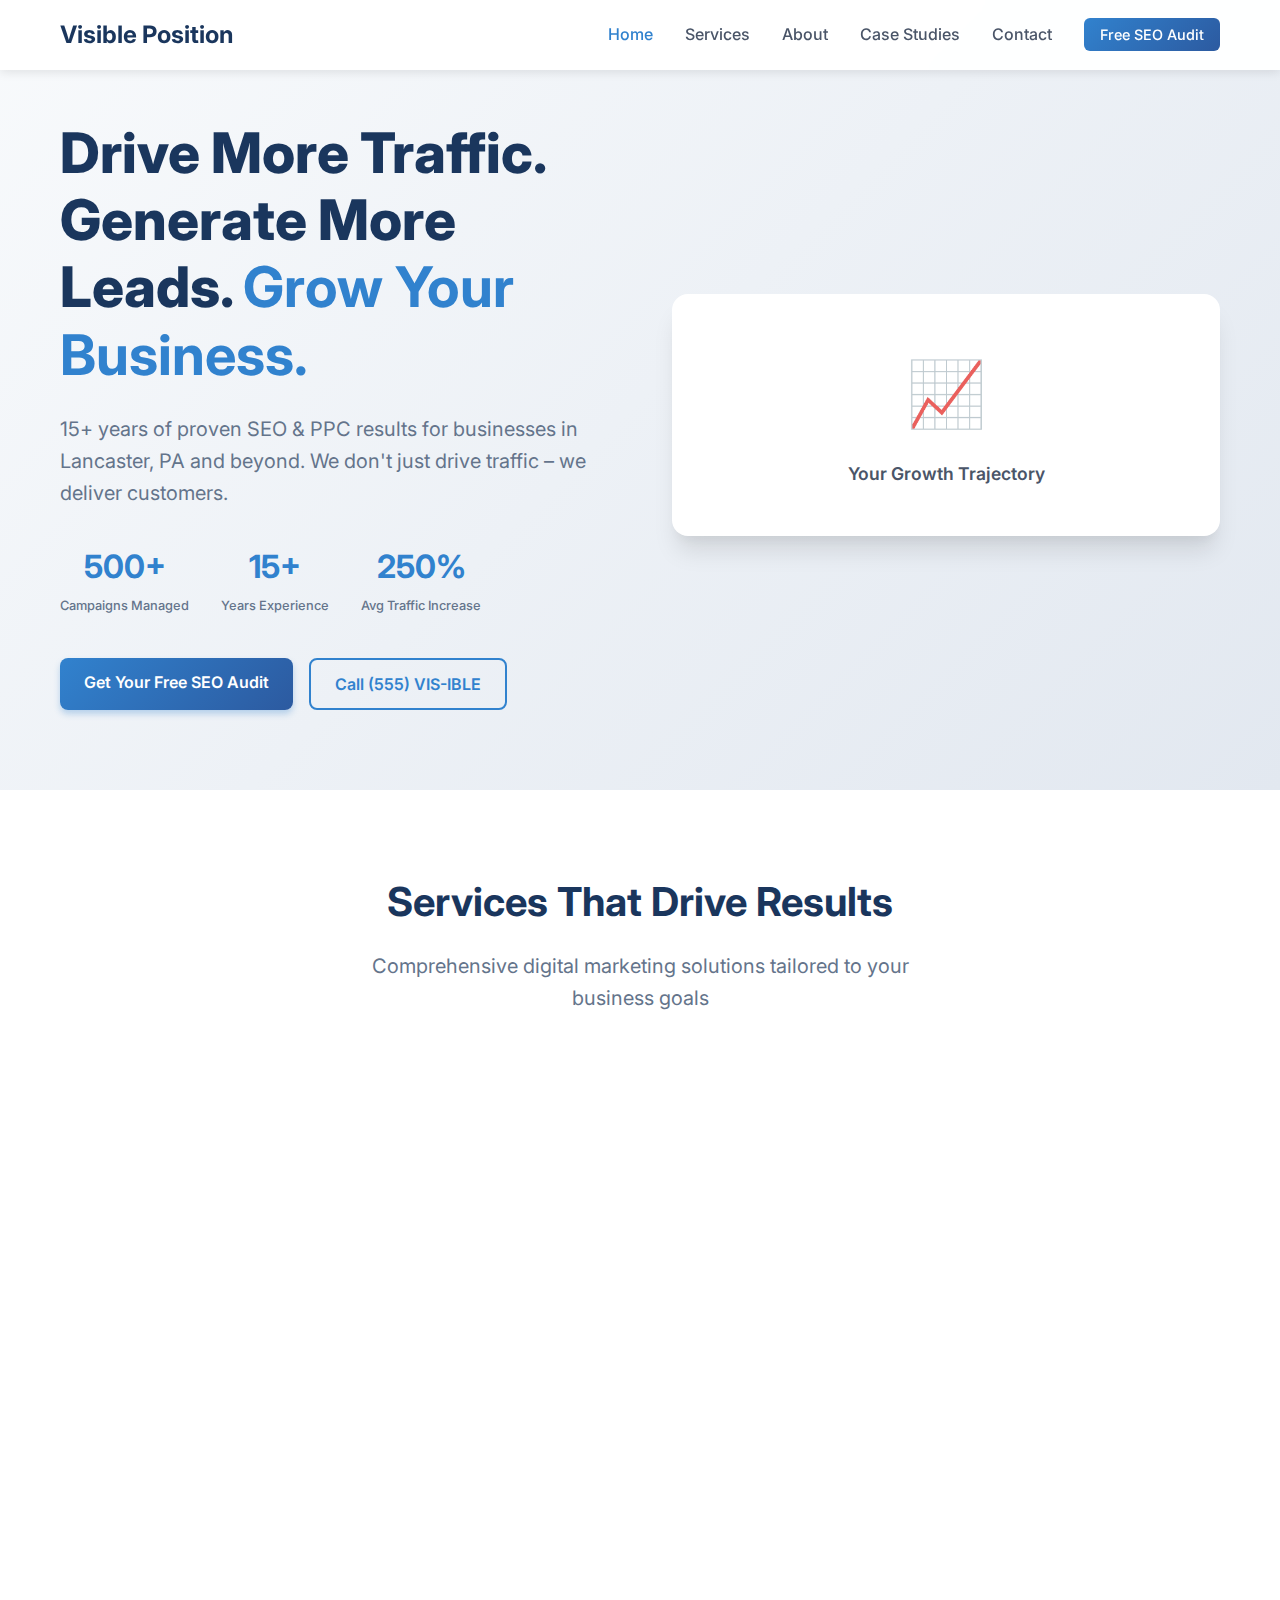
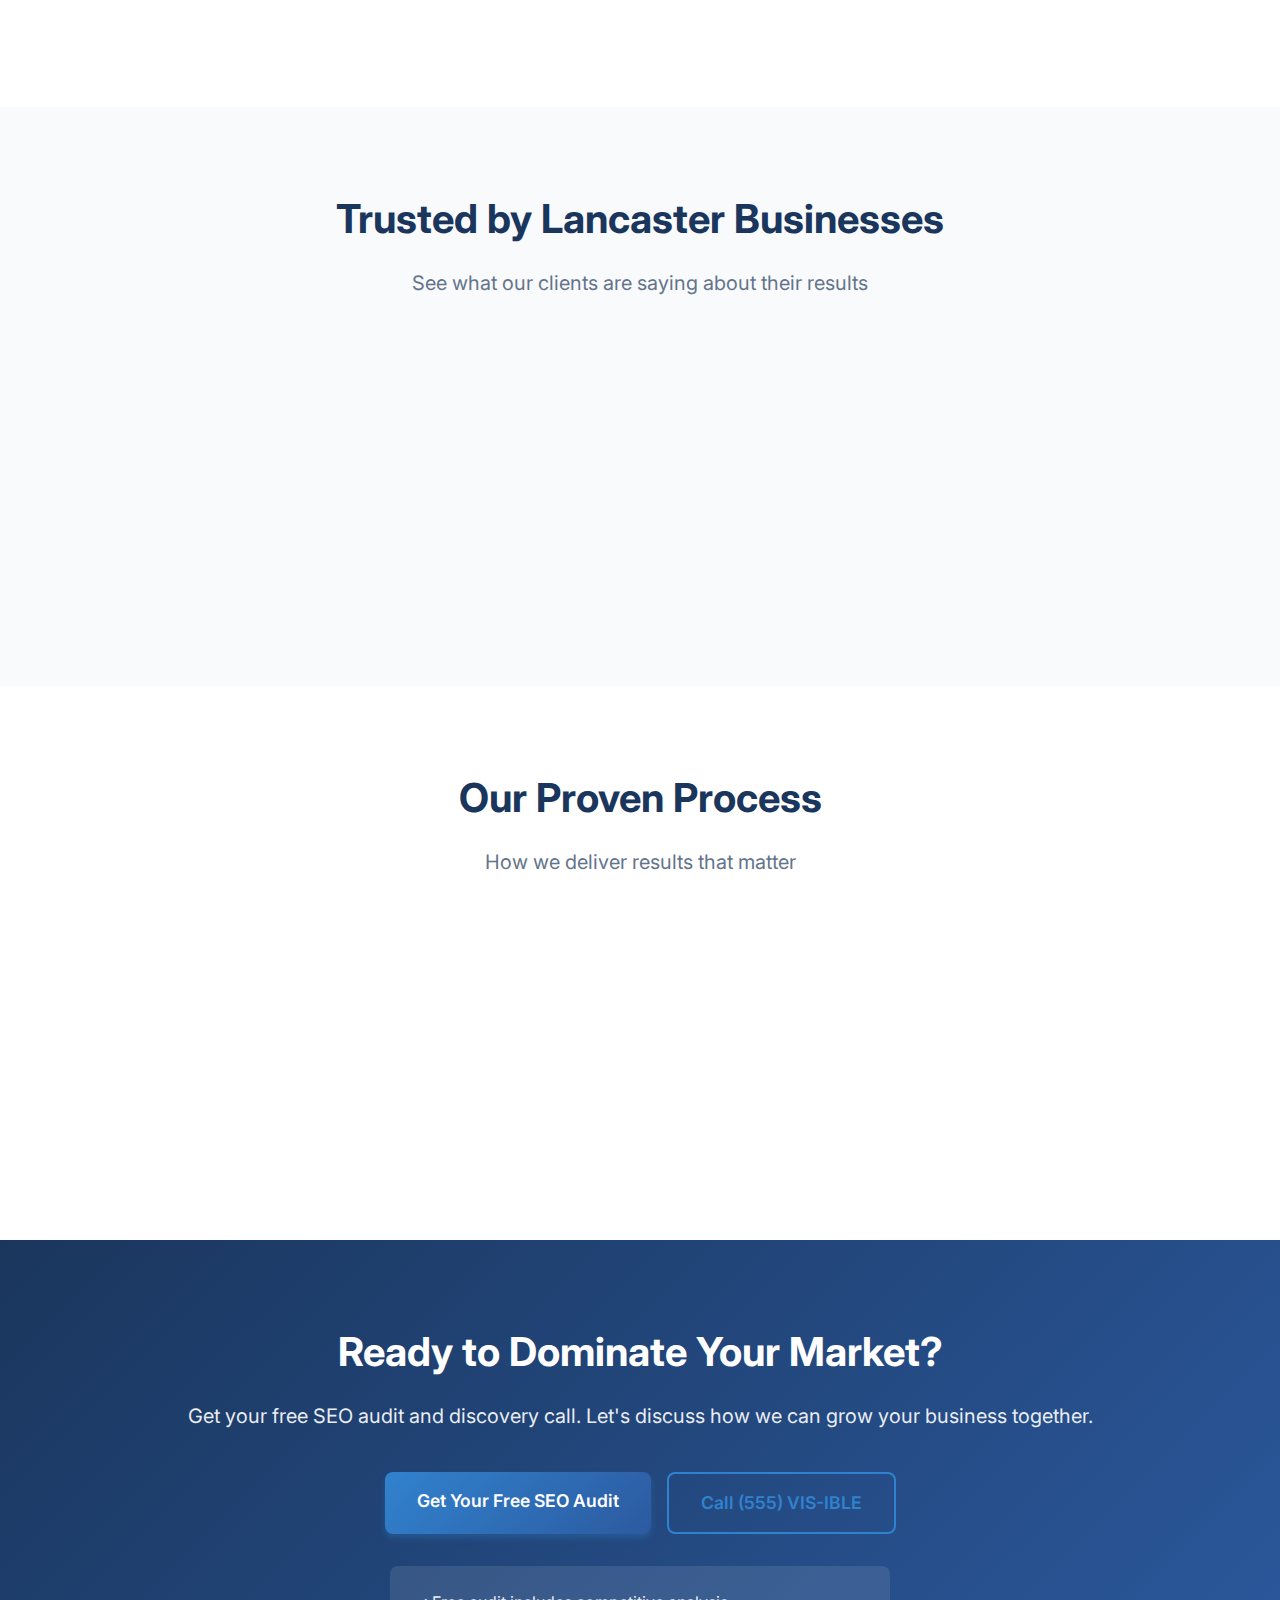
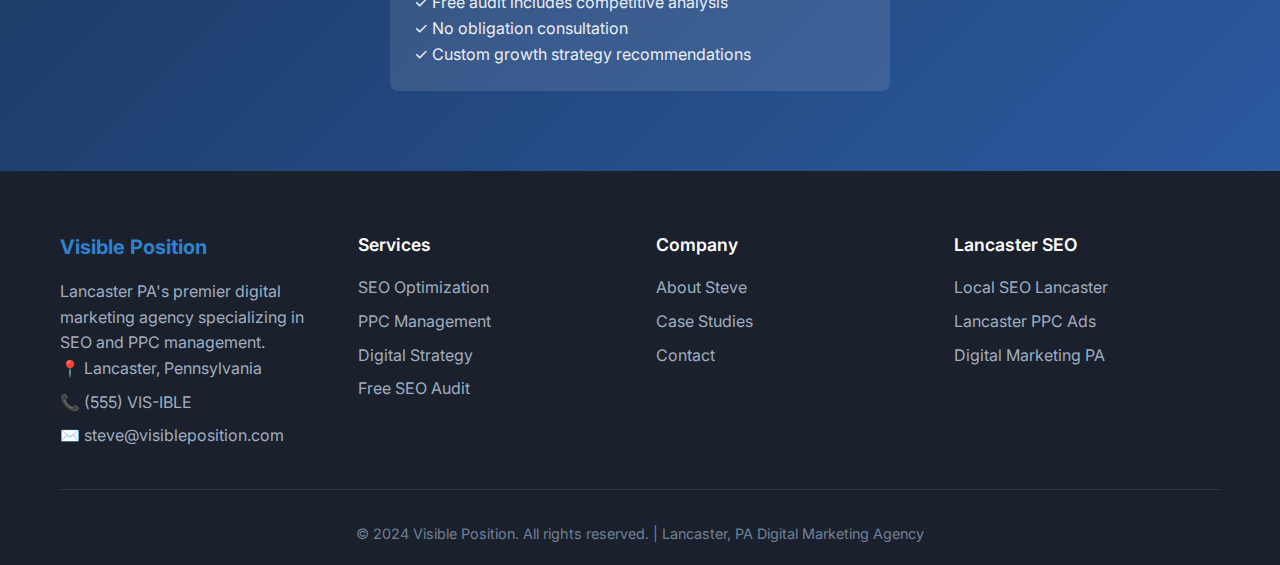
<file: index.html>
<!DOCTYPE html>
<html lang="en">
<head>
    <meta charset="UTF-8">
    <meta name="viewport" content="width=device-width, initial-scale=1.0">
    <title>Visible Position - Premier SEO & PPC Agency in Lancaster, PA</title>
    <meta name="description" content="Visible Position is Lancaster PA's premier digital marketing agency specializing in SEO and PPC management. 15+ years of proven results driving traffic and conversions.">
    <meta name="keywords" content="SEO Lancaster PA, PPC management, digital marketing agency, search engine optimization, Google Ads, Lancaster Pennsylvania">
    <meta name="author" content="Visible Position">
    <link rel="canonical" href="https://visibleposition.com/">
    
    <!-- Open Graph / Facebook -->
    <meta property="og:type" content="website">
    <meta property="og:url" content="https://visibleposition.com/">
    <meta property="og:title" content="Visible Position - Premier SEO & PPC Agency in Lancaster, PA">
    <meta property="og:description" content="15+ years of proven digital marketing results. Specializing in SEO and PPC management for Lancaster PA and beyond.">
    
    <!-- Twitter -->
    <meta property="twitter:card" content="summary_large_image">
    <meta property="twitter:url" content="https://visibleposition.com/">
    <meta property="twitter:title" content="Visible Position - Premier SEO & PPC Agency">
    <meta property="twitter:description" content="15+ years of proven digital marketing results. SEO & PPC specialists.">
    
    <link rel="stylesheet" href="css/style.css">
    <link rel="preconnect" href="https://fonts.googleapis.com">
    <link rel="preconnect" href="https://fonts.gstatic.com" crossorigin>
    <link href="https://fonts.googleapis.com/css2?family=Inter:wght@300;400;500;600;700&display=swap" rel="stylesheet">
    
    <!-- Structured Data -->
    <script type="application/ld+json">
    {
        "@context": "https://schema.org",
        "@type": "LocalBusiness",
        "name": "Visible Position",
        "description": "Premier digital marketing agency specializing in SEO and PPC management",
        "address": {
            "@type": "PostalAddress",
            "streetAddress": "",
            "addressLocality": "Lancaster",
            "addressRegion": "PA",
            "postalCode": "",
            "addressCountry": "US"
        },
        "telephone": "+1-555-VIS-IBLE",
        "email": "steve@visibleposition.com",
        "url": "https://visibleposition.com",
        "sameAs": [
            "https://linkedin.com/company/visible-position"
        ],
        "priceRange": "$$$$",
        "founder": {
            "@type": "Person",
            "name": "Steve",
            "jobTitle": "SEO & PPC Specialist"
        },
        "areaServed": ["Lancaster, PA", "Pennsylvania", "United States"],
        "serviceType": ["SEO", "PPC Management", "Digital Marketing Strategy"]
    }
    </script>
</head>
<body>
    <!-- Navigation -->
    <nav class="navbar">
        <div class="nav-container">
            <div class="nav-logo">
                <a href="index.html">Visible Position</a>
            </div>
            <ul class="nav-menu">
                <li class="nav-item">
                    <a href="index.html" class="nav-link active">Home</a>
                </li>
                <li class="nav-item">
                    <a href="services.html" class="nav-link">Services</a>
                </li>
                <li class="nav-item">
                    <a href="about.html" class="nav-link">About</a>
                </li>
                <li class="nav-item">
                    <a href="case-studies.html" class="nav-link">Case Studies</a>
                </li>
                <li class="nav-item">
                    <a href="contact.html" class="nav-link">Contact</a>
                </li>
                <li class="nav-item">
                    <a href="contact.html" class="nav-link cta-button">Free SEO Audit</a>
                </li>
            </ul>
            <div class="hamburger">
                <span class="bar"></span>
                <span class="bar"></span>
                <span class="bar"></span>
            </div>
        </div>
    </nav>

    <!-- Hero Section -->
    <section class="hero">
        <div class="hero-container">
            <div class="hero-content">
                <h1 class="hero-title">Drive More Traffic. Generate More Leads. <span class="highlight">Grow Your Business.</span></h1>
                <p class="hero-subtitle">15+ years of proven SEO & PPC results for businesses in Lancaster, PA and beyond. We don't just drive traffic – we deliver customers.</p>
                <div class="hero-stats">
                    <div class="stat">
                        <span class="stat-number">500+</span>
                        <span class="stat-label">Campaigns Managed</span>
                    </div>
                    <div class="stat">
                        <span class="stat-number">15+</span>
                        <span class="stat-label">Years Experience</span>
                    </div>
                    <div class="stat">
                        <span class="stat-number">250%</span>
                        <span class="stat-label">Avg Traffic Increase</span>
                    </div>
                </div>
                <div class="hero-cta">
                    <a href="contact.html" class="btn btn-primary">Get Your Free SEO Audit</a>
                    <a href="tel:+1-555-VIS-IBLE" class="btn btn-secondary">Call (555) VIS-IBLE</a>
                </div>
            </div>
            <div class="hero-image">
                <div class="hero-visual">
                    <div class="chart-placeholder">📈</div>
                    <p>Your Growth Trajectory</p>
                </div>
            </div>
        </div>
    </section>

    <!-- Services Overview -->
    <section class="services-overview">
        <div class="container">
            <div class="section-header">
                <h2>Services That Drive Results</h2>
                <p>Comprehensive digital marketing solutions tailored to your business goals</p>
            </div>
            <div class="services-grid">
                <div class="service-card">
                    <div class="service-icon">🔍</div>
                    <h3>Search Engine Optimization</h3>
                    <p>Dominate search results with proven SEO strategies. We optimize your website to rank higher and attract qualified traffic.</p>
                    <ul class="service-features">
                        <li>Keyword Research & Strategy</li>
                        <li>On-Page & Technical SEO</li>
                        <li>Link Building & Authority</li>
                        <li>Local SEO Optimization</li>
                    </ul>
                    <a href="services.html#seo" class="service-link">Learn More →</a>
                </div>
                <div class="service-card featured">
                    <div class="service-badge">Most Popular</div>
                    <div class="service-icon">💰</div>
                    <h3>PPC Management</h3>
                    <p>Maximize your ad spend with expertly managed Google Ads campaigns that deliver immediate, measurable results.</p>
                    <ul class="service-features">
                        <li>Google Ads Management</li>
                        <li>Bing Ads Campaigns</li>
                        <li>Landing Page Optimization</li>
                        <li>Conversion Tracking</li>
                    </ul>
                    <a href="services.html#ppc" class="service-link">Learn More →</a>
                </div>
                <div class="service-card">
                    <div class="service-icon">📊</div>
                    <h3>Digital Marketing Strategy</h3>
                    <p>Comprehensive digital marketing blueprints that align with your business objectives and drive sustainable growth.</p>
                    <ul class="service-features">
                        <li>Marketing Audit & Analysis</li>
                        <li>Competitive Research</li>
                        <li>Custom Strategy Development</li>
                        <li>Performance Monitoring</li>
                    </ul>
                    <a href="services.html#strategy" class="service-link">Learn More →</a>
                </div>
            </div>
        </div>
    </section>

    <!-- Social Proof -->
    <section class="social-proof">
        <div class="container">
            <div class="section-header">
                <h2>Trusted by Lancaster Businesses</h2>
                <p>See what our clients are saying about their results</p>
            </div>
            <div class="testimonials-grid">
                <div class="testimonial">
                    <div class="testimonial-content">
                        <p>"Steve transformed our online presence. Our website traffic increased by 300% and lead generation is up 250%. Best investment we've made."</p>
                    </div>
                    <div class="testimonial-author">
                        <strong>Mike Thompson</strong>
                        <span>Lancaster Manufacturing Co.</span>
                    </div>
                </div>
                <div class="testimonial">
                    <div class="testimonial-content">
                        <p>"The PPC campaigns Steve manages have consistently delivered a 4:1 ROAS. His expertise in Google Ads is unmatched in Lancaster."</p>
                    </div>
                    <div class="testimonial-author">
                        <strong>Sarah Davis</strong>
                        <span>Davis Legal Services</span>
                    </div>
                </div>
                <div class="testimonial">
                    <div class="testimonial-content">
                        <p>"Finally, a digital marketing expert who understands local business. Our local search rankings dominate thanks to Steve's SEO work."</p>
                    </div>
                    <div class="testimonial-author">
                        <strong>John Rivera</strong>
                        <span>Rivera Home Services</span>
                    </div>
                </div>
            </div>
        </div>
    </section>

    <!-- Process -->
    <section class="process">
        <div class="container">
            <div class="section-header">
                <h2>Our Proven Process</h2>
                <p>How we deliver results that matter</p>
            </div>
            <div class="process-steps">
                <div class="step">
                    <div class="step-number">1</div>
                    <div class="step-content">
                        <h3>Discovery & Audit</h3>
                        <p>We analyze your current digital presence, competitive landscape, and identify opportunities for growth.</p>
                    </div>
                </div>
                <div class="step">
                    <div class="step-number">2</div>
                    <div class="step-content">
                        <h3>Strategy Development</h3>
                        <p>Custom digital marketing strategy tailored to your business goals, budget, and market conditions.</p>
                    </div>
                </div>
                <div class="step">
                    <div class="step-number">3</div>
                    <div class="step-content">
                        <h3>Implementation</h3>
                        <p>Execute campaigns with precision, monitoring performance and making data-driven optimizations.</p>
                    </div>
                </div>
                <div class="step">
                    <div class="step-number">4</div>
                    <div class="step-content">
                        <h3>Reporting & Growth</h3>
                        <p>Regular reporting on key metrics with ongoing optimization to ensure continued growth and ROI.</p>
                    </div>
                </div>
            </div>
        </div>
    </section>

    <!-- CTA Section -->
    <section class="cta-section">
        <div class="container">
            <div class="cta-content">
                <h2>Ready to Dominate Your Market?</h2>
                <p>Get your free SEO audit and discovery call. Let's discuss how we can grow your business together.</p>
                <div class="cta-buttons">
                    <a href="contact.html" class="btn btn-primary btn-large">Get Your Free SEO Audit</a>
                    <a href="tel:+1-555-VIS-IBLE" class="btn btn-secondary btn-large">Call (555) VIS-IBLE</a>
                </div>
                <div class="cta-guarantee">
                    <p>✓ Free audit includes competitive analysis<br>
                    ✓ No obligation consultation<br>
                    ✓ Custom growth strategy recommendations</p>
                </div>
            </div>
        </div>
    </section>

    <!-- Footer -->
    <footer class="footer">
        <div class="container">
            <div class="footer-content">
                <div class="footer-section">
                    <h3>Visible Position</h3>
                    <p>Lancaster PA's premier digital marketing agency specializing in SEO and PPC management.</p>
                    <div class="contact-info">
                        <p>📍 Lancaster, Pennsylvania</p>
                        <p>📞 <a href="tel:+1-555-VIS-IBLE">(555) VIS-IBLE</a></p>
                        <p>✉️ <a href="mailto:steve@visibleposition.com">steve@visibleposition.com</a></p>
                    </div>
                </div>
                <div class="footer-section">
                    <h4>Services</h4>
                    <ul>
                        <li><a href="services.html#seo">SEO Optimization</a></li>
                        <li><a href="services.html#ppc">PPC Management</a></li>
                        <li><a href="services.html#strategy">Digital Strategy</a></li>
                        <li><a href="contact.html">Free SEO Audit</a></li>
                    </ul>
                </div>
                <div class="footer-section">
                    <h4>Company</h4>
                    <ul>
                        <li><a href="about.html">About Steve</a></li>
                        <li><a href="case-studies.html">Case Studies</a></li>
                        <li><a href="contact.html">Contact</a></li>
                    </ul>
                </div>
                <div class="footer-section">
                    <h4>Lancaster SEO</h4>
                    <ul>
                        <li><a href="#local">Local SEO Lancaster</a></li>
                        <li><a href="#ppc">Lancaster PPC Ads</a></li>
                        <li><a href="#marketing">Digital Marketing PA</a></li>
                    </ul>
                </div>
            </div>
            <div class="footer-bottom">
                <p>&copy; 2024 Visible Position. All rights reserved. | Lancaster, PA Digital Marketing Agency</p>
            </div>
        </div>
    </footer>

    <script src="js/main.js"></script>
</body>
</html>
</file>
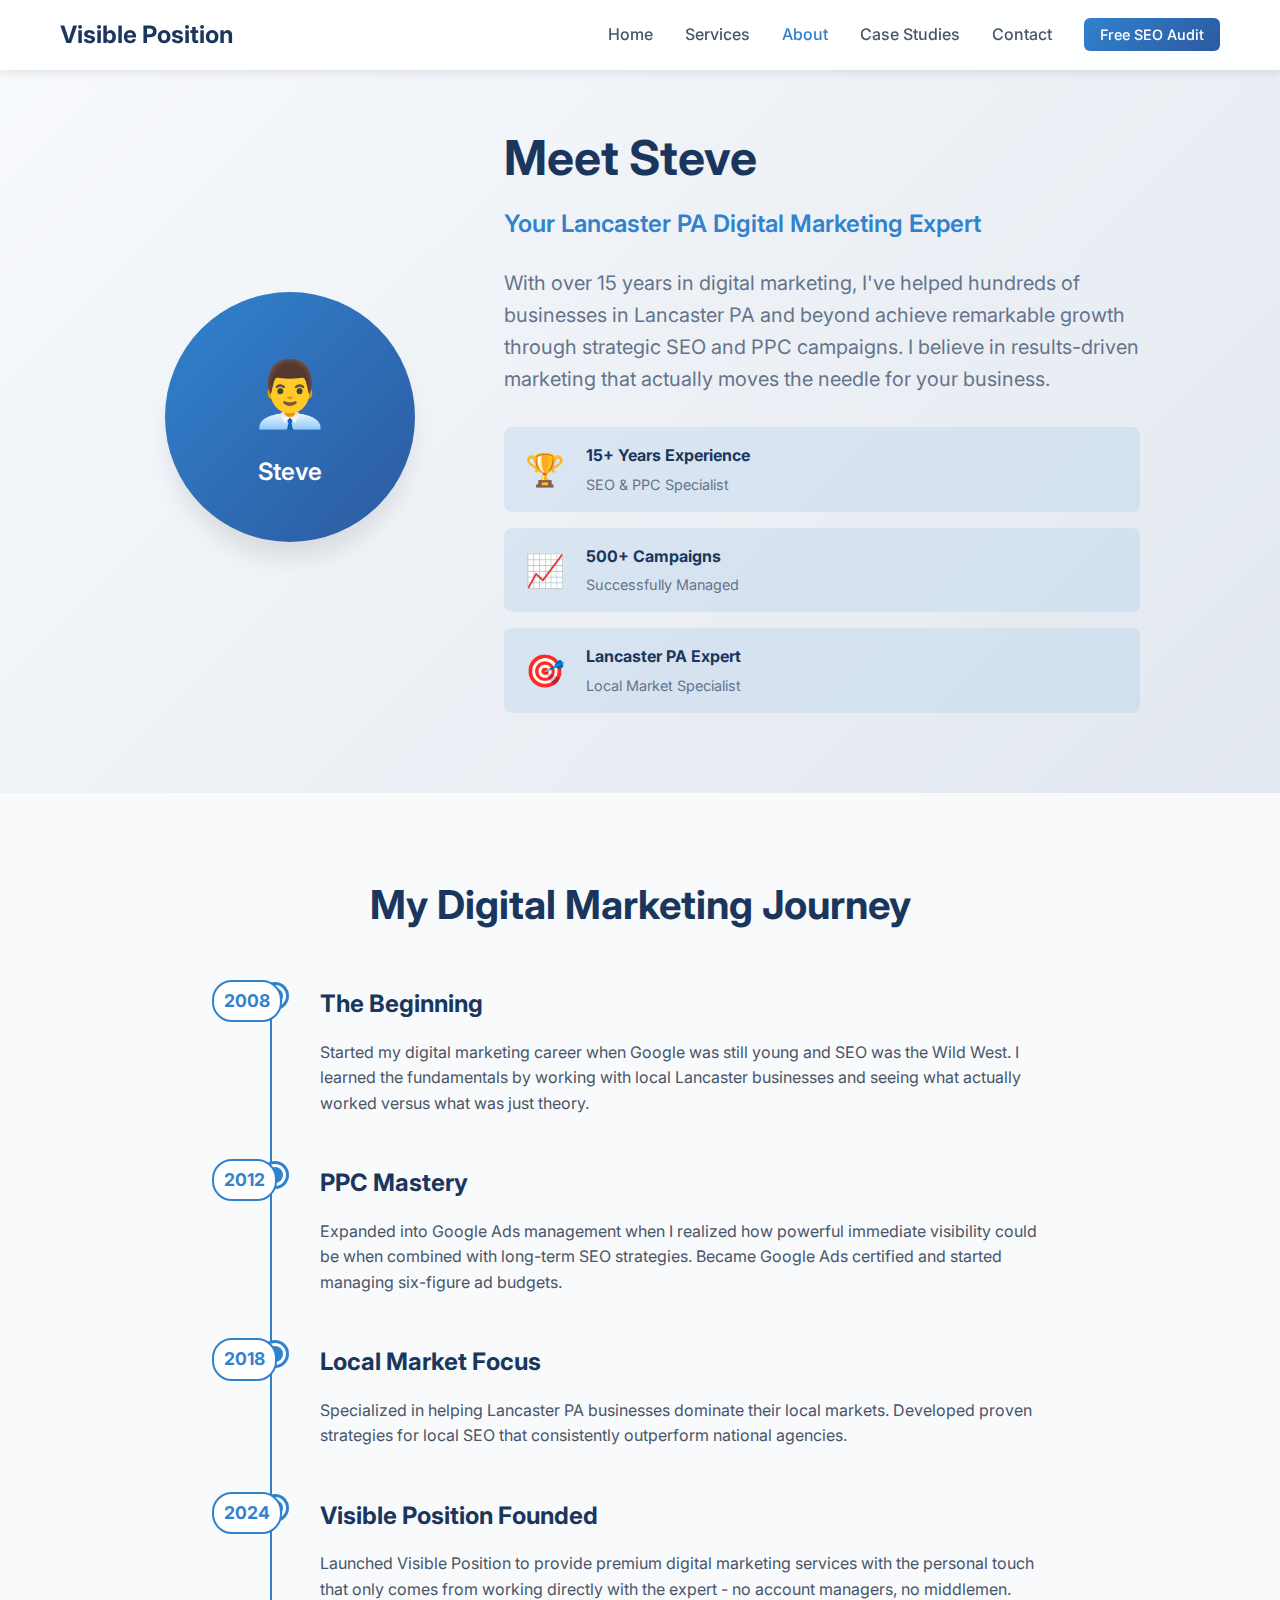
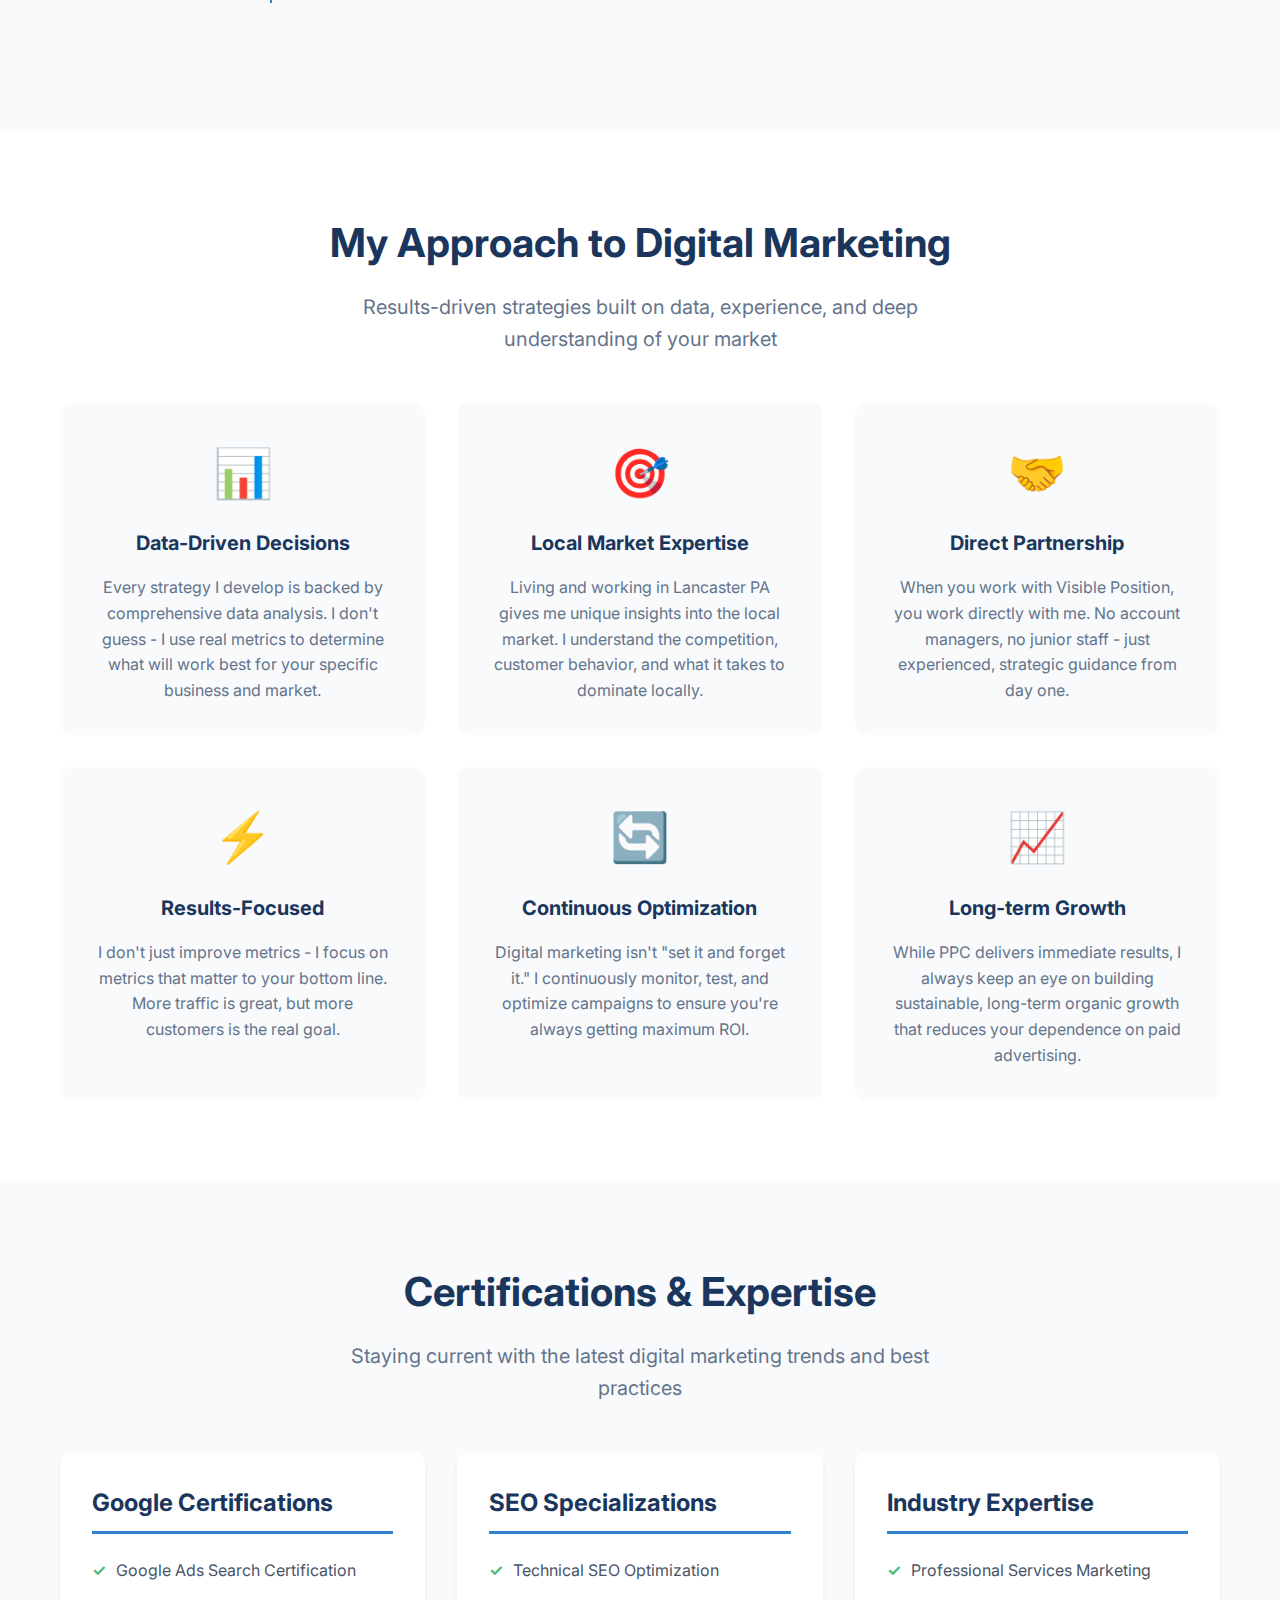
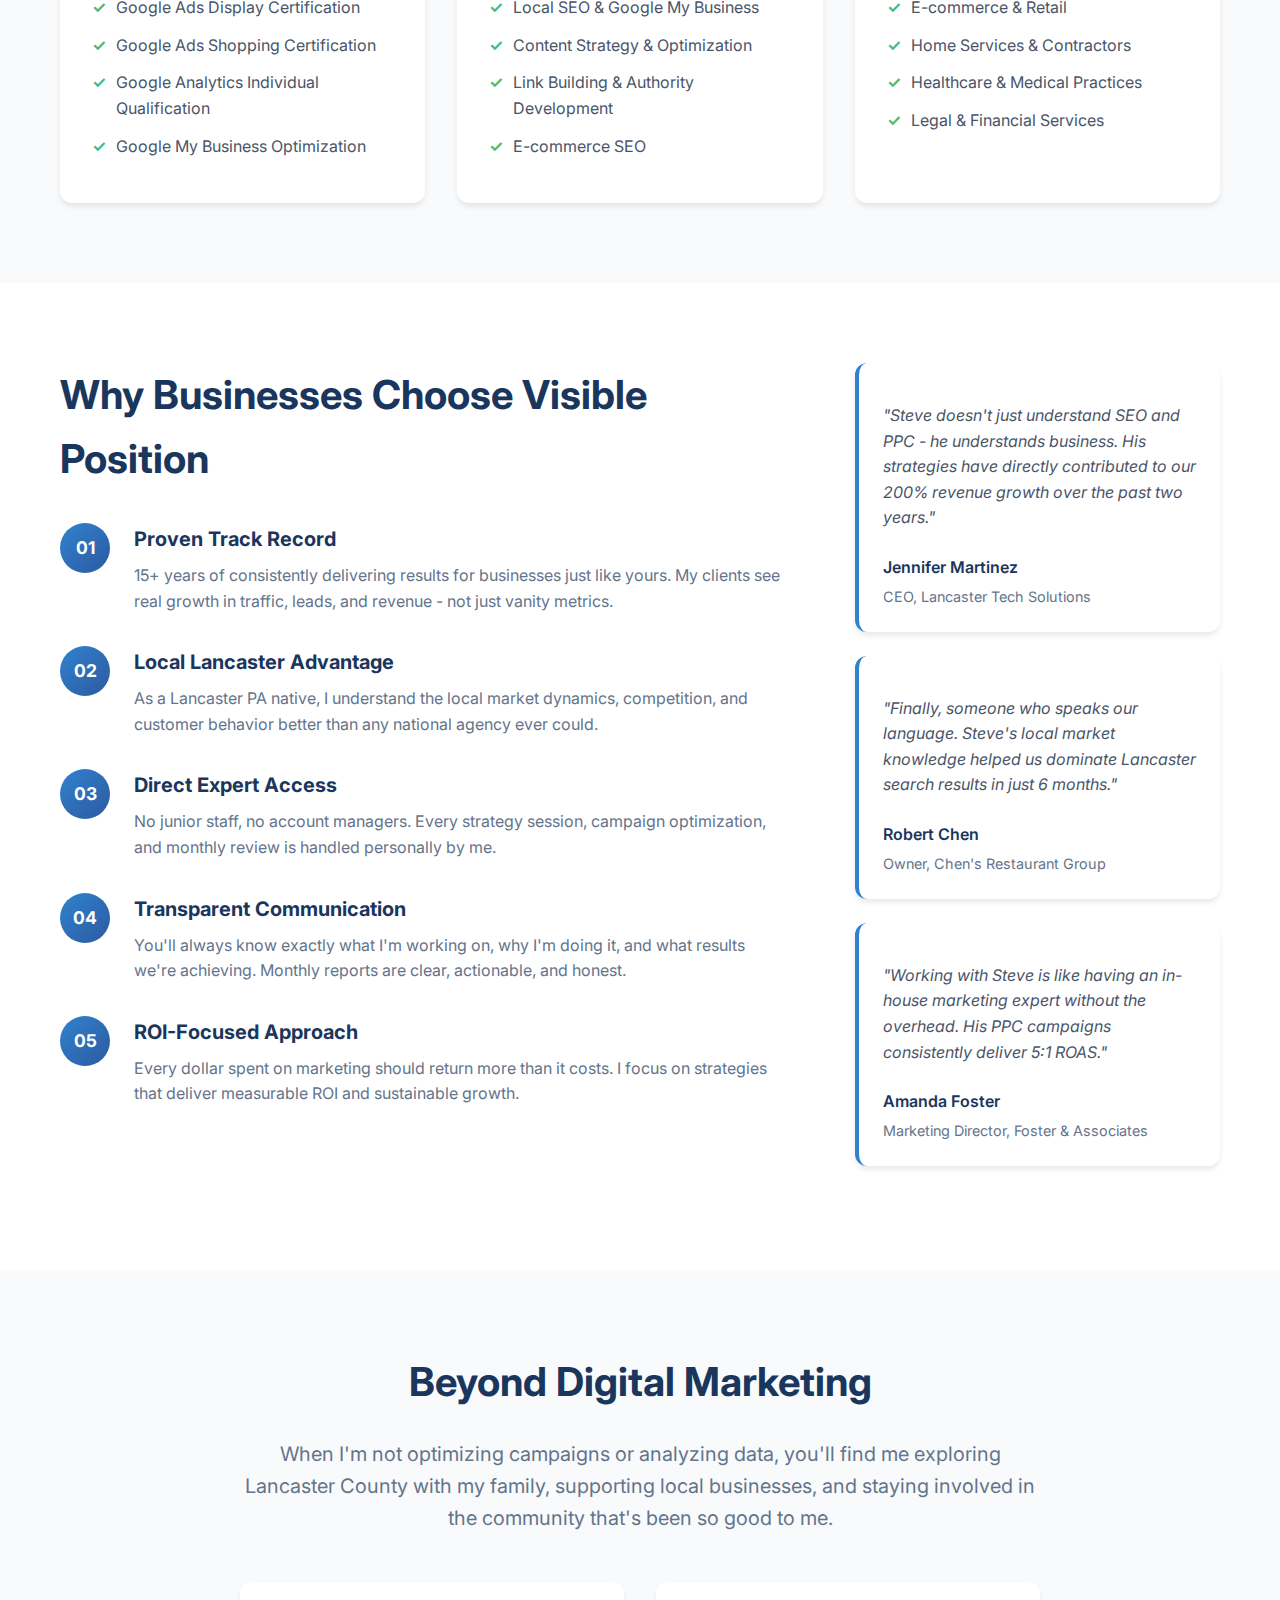
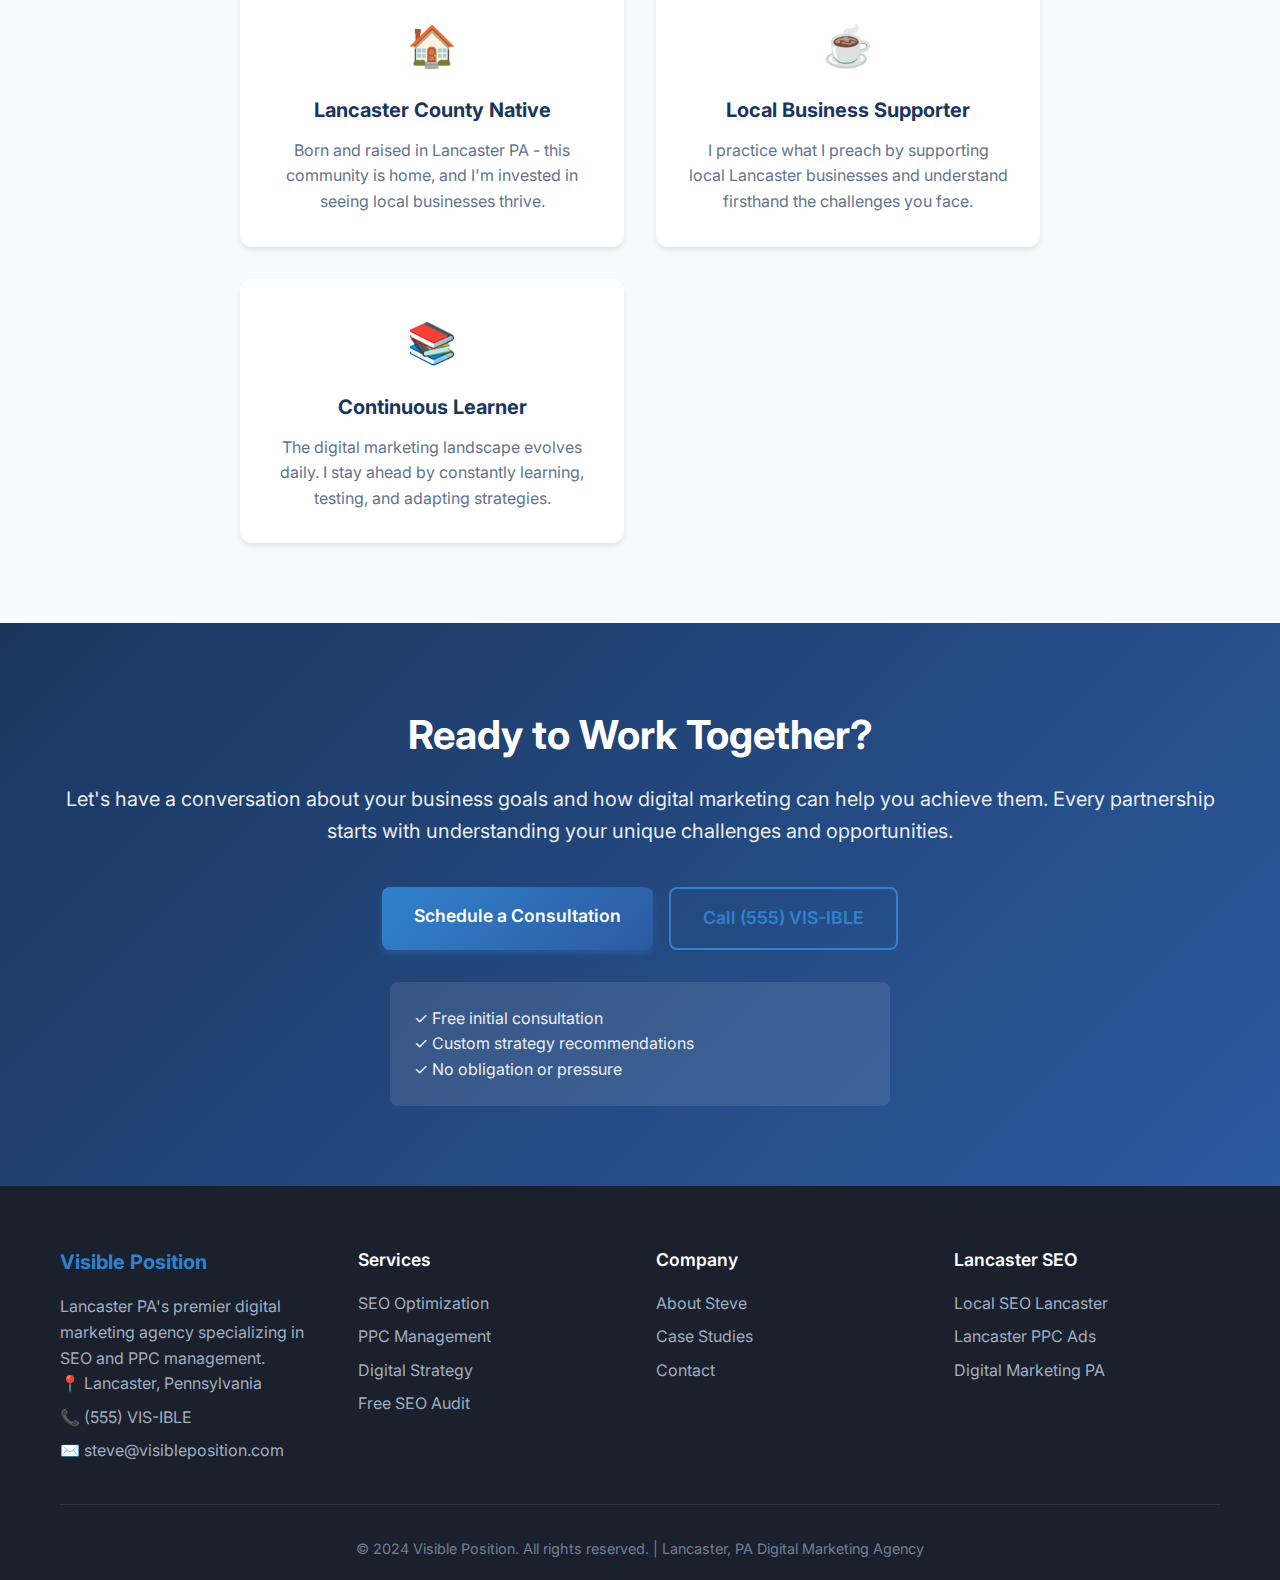
<file: about.html>
<!DOCTYPE html>
<html lang="en">
<head>
    <meta charset="UTF-8">
    <meta name="viewport" content="width=device-width, initial-scale=1.0">
    <title>About Steve - 15+ Years SEO & PPC Expert | Visible Position Lancaster PA</title>
    <meta name="description" content="Meet Steve, Lancaster PA's premier SEO and PPC specialist with 15+ years of proven results. Learn about his experience and approach to digital marketing.">
    <meta name="keywords" content="Steve SEO expert Lancaster PA, PPC specialist Pennsylvania, digital marketing consultant, Lancaster SEO professional">
    <link rel="canonical" href="https://visibleposition.com/about.html">
    
    <!-- Open Graph / Facebook -->
    <meta property="og:type" content="website">
    <meta property="og:url" content="https://visibleposition.com/about.html">
    <meta property="og:title" content="About Steve - SEO & PPC Expert at Visible Position">
    <meta property="og:description" content="15+ years of digital marketing expertise in Lancaster PA. Meet the person behind Visible Position's success stories.">
    
    <link rel="stylesheet" href="css/style.css">
    <link rel="preconnect" href="https://fonts.googleapis.com">
    <link rel="preconnect" href="https://fonts.gstatic.com" crossorigin>
    <link href="https://fonts.googleapis.com/css2?family=Inter:wght@300;400;500;600;700&display=swap" rel="stylesheet">
</head>
<body>
    <!-- Navigation -->
    <nav class="navbar">
        <div class="nav-container">
            <div class="nav-logo">
                <a href="index.html">Visible Position</a>
            </div>
            <ul class="nav-menu">
                <li class="nav-item">
                    <a href="index.html" class="nav-link">Home</a>
                </li>
                <li class="nav-item">
                    <a href="services.html" class="nav-link">Services</a>
                </li>
                <li class="nav-item">
                    <a href="about.html" class="nav-link active">About</a>
                </li>
                <li class="nav-item">
                    <a href="case-studies.html" class="nav-link">Case Studies</a>
                </li>
                <li class="nav-item">
                    <a href="contact.html" class="nav-link">Contact</a>
                </li>
                <li class="nav-item">
                    <a href="contact.html" class="nav-link cta-button">Free SEO Audit</a>
                </li>
            </ul>
            <div class="hamburger">
                <span class="bar"></span>
                <span class="bar"></span>
                <span class="bar"></span>
            </div>
        </div>
    </nav>

    <!-- About Hero -->
    <section class="hero about-hero" id="main-content">
        <div class="container">
            <div class="about-intro">
                <div class="about-image">
                    <div class="profile-placeholder">
                        <div class="profile-icon">👨‍💼</div>
                        <p>Steve</p>
                    </div>
                </div>
                <div class="about-content">
                    <h1>Meet Steve</h1>
                    <p class="about-subtitle">Your Lancaster PA Digital Marketing Expert</p>
                    <p class="about-lead">With over 15 years in digital marketing, I've helped hundreds of businesses in Lancaster PA and beyond achieve remarkable growth through strategic SEO and PPC campaigns. I believe in results-driven marketing that actually moves the needle for your business.</p>
                    <div class="credentials">
                        <div class="credential-item">
                            <span class="credential-icon">🏆</span>
                            <div>
                                <strong>15+ Years Experience</strong>
                                <p>SEO & PPC Specialist</p>
                            </div>
                        </div>
                        <div class="credential-item">
                            <span class="credential-icon">📈</span>
                            <div>
                                <strong>500+ Campaigns</strong>
                                <p>Successfully Managed</p>
                            </div>
                        </div>
                        <div class="credential-item">
                            <span class="credential-icon">🎯</span>
                            <div>
                                <strong>Lancaster PA Expert</strong>
                                <p>Local Market Specialist</p>
                            </div>
                        </div>
                    </div>
                </div>
            </div>
        </div>
    </section>

    <!-- My Story -->
    <section class="my-story">
        <div class="container">
            <div class="story-container">
                <div class="story-content">
                    <h2>My Digital Marketing Journey</h2>
                    <div class="story-timeline">
                        <div class="timeline-item">
                            <div class="timeline-year">2008</div>
                            <div class="timeline-content">
                                <h3>The Beginning</h3>
                                <p>Started my digital marketing career when Google was still young and SEO was the Wild West. I learned the fundamentals by working with local Lancaster businesses and seeing what actually worked versus what was just theory.</p>
                            </div>
                        </div>
                        <div class="timeline-item">
                            <div class="timeline-year">2012</div>
                            <div class="timeline-content">
                                <h3>PPC Mastery</h3>
                                <p>Expanded into Google Ads management when I realized how powerful immediate visibility could be when combined with long-term SEO strategies. Became Google Ads certified and started managing six-figure ad budgets.</p>
                            </div>
                        </div>
                        <div class="timeline-item">
                            <div class="timeline-year">2018</div>
                            <div class="timeline-content">
                                <h3>Local Market Focus</h3>
                                <p>Specialized in helping Lancaster PA businesses dominate their local markets. Developed proven strategies for local SEO that consistently outperform national agencies.</p>
                            </div>
                        </div>
                        <div class="timeline-item">
                            <div class="timeline-year">2024</div>
                            <div class="timeline-content">
                                <h3>Visible Position Founded</h3>
                                <p>Launched Visible Position to provide premium digital marketing services with the personal touch that only comes from working directly with the expert - no account managers, no middlemen.</p>
                            </div>
                        </div>
                    </div>
                </div>
            </div>
        </div>
    </section>

    <!-- My Approach -->
    <section class="my-approach">
        <div class="container">
            <div class="section-header">
                <h2>My Approach to Digital Marketing</h2>
                <p>Results-driven strategies built on data, experience, and deep understanding of your market</p>
            </div>
            <div class="approach-grid">
                <div class="approach-item">
                    <div class="approach-icon">📊</div>
                    <h3>Data-Driven Decisions</h3>
                    <p>Every strategy I develop is backed by comprehensive data analysis. I don't guess - I use real metrics to determine what will work best for your specific business and market.</p>
                </div>
                <div class="approach-item">
                    <div class="approach-icon">🎯</div>
                    <h3>Local Market Expertise</h3>
                    <p>Living and working in Lancaster PA gives me unique insights into the local market. I understand the competition, customer behavior, and what it takes to dominate locally.</p>
                </div>
                <div class="approach-item">
                    <div class="approach-icon">🤝</div>
                    <h3>Direct Partnership</h3>
                    <p>When you work with Visible Position, you work directly with me. No account managers, no junior staff - just experienced, strategic guidance from day one.</p>
                </div>
                <div class="approach-item">
                    <div class="approach-icon">⚡</div>
                    <h3>Results-Focused</h3>
                    <p>I don't just improve metrics - I focus on metrics that matter to your bottom line. More traffic is great, but more customers is the real goal.</p>
                </div>
                <div class="approach-item">
                    <div class="approach-icon">🔄</div>
                    <h3>Continuous Optimization</h3>
                    <p>Digital marketing isn't "set it and forget it." I continuously monitor, test, and optimize campaigns to ensure you're always getting maximum ROI.</p>
                </div>
                <div class="approach-item">
                    <div class="approach-icon">📈</div>
                    <h3>Long-term Growth</h3>
                    <p>While PPC delivers immediate results, I always keep an eye on building sustainable, long-term organic growth that reduces your dependence on paid advertising.</p>
                </div>
            </div>
        </div>
    </section>

    <!-- Certifications & Expertise -->
    <section class="certifications">
        <div class="container">
            <div class="section-header">
                <h2>Certifications & Expertise</h2>
                <p>Staying current with the latest digital marketing trends and best practices</p>
            </div>
            <div class="cert-grid">
                <div class="cert-category">
                    <h3>Google Certifications</h3>
                    <ul class="cert-list">
                        <li>Google Ads Search Certification</li>
                        <li>Google Ads Display Certification</li>
                        <li>Google Ads Shopping Certification</li>
                        <li>Google Analytics Individual Qualification</li>
                        <li>Google My Business Optimization</li>
                    </ul>
                </div>
                <div class="cert-category">
                    <h3>SEO Specializations</h3>
                    <ul class="cert-list">
                        <li>Technical SEO Optimization</li>
                        <li>Local SEO & Google My Business</li>
                        <li>Content Strategy & Optimization</li>
                        <li>Link Building & Authority Development</li>
                        <li>E-commerce SEO</li>
                    </ul>
                </div>
                <div class="cert-category">
                    <h3>Industry Expertise</h3>
                    <ul class="cert-list">
                        <li>Professional Services Marketing</li>
                        <li>E-commerce & Retail</li>
                        <li>Home Services & Contractors</li>
                        <li>Healthcare & Medical Practices</li>
                        <li>Legal & Financial Services</li>
                    </ul>
                </div>
            </div>
        </div>
    </section>

    <!-- Why Choose Me -->
    <section class="why-choose">
        <div class="container">
            <div class="why-choose-container">
                <div class="why-choose-content">
                    <h2>Why Businesses Choose Visible Position</h2>
                    <div class="reasons-list">
                        <div class="reason-item">
                            <div class="reason-number">01</div>
                            <div class="reason-content">
                                <h3>Proven Track Record</h3>
                                <p>15+ years of consistently delivering results for businesses just like yours. My clients see real growth in traffic, leads, and revenue - not just vanity metrics.</p>
                            </div>
                        </div>
                        <div class="reason-item">
                            <div class="reason-number">02</div>
                            <div class="reason-content">
                                <h3>Local Lancaster Advantage</h3>
                                <p>As a Lancaster PA native, I understand the local market dynamics, competition, and customer behavior better than any national agency ever could.</p>
                            </div>
                        </div>
                        <div class="reason-item">
                            <div class="reason-number">03</div>
                            <div class="reason-content">
                                <h3>Direct Expert Access</h3>
                                <p>No junior staff, no account managers. Every strategy session, campaign optimization, and monthly review is handled personally by me.</p>
                            </div>
                        </div>
                        <div class="reason-item">
                            <div class="reason-number">04</div>
                            <div class="reason-content">
                                <h3>Transparent Communication</h3>
                                <p>You'll always know exactly what I'm working on, why I'm doing it, and what results we're achieving. Monthly reports are clear, actionable, and honest.</p>
                            </div>
                        </div>
                        <div class="reason-item">
                            <div class="reason-number">05</div>
                            <div class="reason-content">
                                <h3>ROI-Focused Approach</h3>
                                <p>Every dollar spent on marketing should return more than it costs. I focus on strategies that deliver measurable ROI and sustainable growth.</p>
                            </div>
                        </div>
                    </div>
                </div>
                <div class="testimonial-sidebar">
                    <div class="featured-testimonial">
                        <div class="testimonial-content">
                            <p>"Steve doesn't just understand SEO and PPC - he understands business. His strategies have directly contributed to our 200% revenue growth over the past two years."</p>
                        </div>
                        <div class="testimonial-author">
                            <strong>Jennifer Martinez</strong>
                            <span>CEO, Lancaster Tech Solutions</span>
                        </div>
                    </div>
                    <div class="featured-testimonial">
                        <div class="testimonial-content">
                            <p>"Finally, someone who speaks our language. Steve's local market knowledge helped us dominate Lancaster search results in just 6 months."</p>
                        </div>
                        <div class="testimonial-author">
                            <strong>Robert Chen</strong>
                            <span>Owner, Chen's Restaurant Group</span>
                        </div>
                    </div>
                    <div class="featured-testimonial">
                        <div class="testimonial-content">
                            <p>"Working with Steve is like having an in-house marketing expert without the overhead. His PPC campaigns consistently deliver 5:1 ROAS."</p>
                        </div>
                        <div class="testimonial-author">
                            <strong>Amanda Foster</strong>
                            <span>Marketing Director, Foster & Associates</span>
                        </div>
                    </div>
                </div>
            </div>
        </div>
    </section>

    <!-- Personal Touch -->
    <section class="personal-touch">
        <div class="container">
            <div class="personal-content">
                <h2>Beyond Digital Marketing</h2>
                <p class="personal-lead">When I'm not optimizing campaigns or analyzing data, you'll find me exploring Lancaster County with my family, supporting local businesses, and staying involved in the community that's been so good to me.</p>
                <div class="personal-grid">
                    <div class="personal-item">
                        <span class="personal-icon">🏠</span>
                        <h3>Lancaster County Native</h3>
                        <p>Born and raised in Lancaster PA - this community is home, and I'm invested in seeing local businesses thrive.</p>
                    </div>
                    <div class="personal-item">
                        <span class="personal-icon">☕</span>
                        <h3>Local Business Supporter</h3>
                        <p>I practice what I preach by supporting local Lancaster businesses and understand firsthand the challenges you face.</p>
                    </div>
                    <div class="personal-item">
                        <span class="personal-icon">📚</span>
                        <h3>Continuous Learner</h3>
                        <p>The digital marketing landscape evolves daily. I stay ahead by constantly learning, testing, and adapting strategies.</p>
                    </div>
                </div>
            </div>
        </div>
    </section>

    <!-- CTA Section -->
    <section class="cta-section">
        <div class="container">
            <div class="cta-content">
                <h2>Ready to Work Together?</h2>
                <p>Let's have a conversation about your business goals and how digital marketing can help you achieve them. Every partnership starts with understanding your unique challenges and opportunities.</p>
                <div class="cta-buttons">
                    <a href="contact.html" class="btn btn-primary btn-large">Schedule a Consultation</a>
                    <a href="tel:+1-555-VIS-IBLE" class="btn btn-secondary btn-large">Call (555) VIS-IBLE</a>
                </div>
                <div class="cta-guarantee">
                    <p>✓ Free initial consultation<br>
                    ✓ Custom strategy recommendations<br>
                    ✓ No obligation or pressure</p>
                </div>
            </div>
        </div>
    </section>

    <!-- Footer -->
    <footer class="footer">
        <div class="container">
            <div class="footer-content">
                <div class="footer-section">
                    <h3>Visible Position</h3>
                    <p>Lancaster PA's premier digital marketing agency specializing in SEO and PPC management.</p>
                    <div class="contact-info">
                        <p>📍 Lancaster, Pennsylvania</p>
                        <p>📞 <a href="tel:+1-555-VIS-IBLE">(555) VIS-IBLE</a></p>
                        <p>✉️ <a href="mailto:steve@visibleposition.com">steve@visibleposition.com</a></p>
                    </div>
                </div>
                <div class="footer-section">
                    <h4>Services</h4>
                    <ul>
                        <li><a href="services.html#seo">SEO Optimization</a></li>
                        <li><a href="services.html#ppc">PPC Management</a></li>
                        <li><a href="services.html#strategy">Digital Strategy</a></li>
                        <li><a href="contact.html">Free SEO Audit</a></li>
                    </ul>
                </div>
                <div class="footer-section">
                    <h4>Company</h4>
                    <ul>
                        <li><a href="about.html">About Steve</a></li>
                        <li><a href="case-studies.html">Case Studies</a></li>
                        <li><a href="contact.html">Contact</a></li>
                    </ul>
                </div>
                <div class="footer-section">
                    <h4>Lancaster SEO</h4>
                    <ul>
                        <li><a href="#local">Local SEO Lancaster</a></li>
                        <li><a href="#ppc">Lancaster PPC Ads</a></li>
                        <li><a href="#marketing">Digital Marketing PA</a></li>
                    </ul>
                </div>
            </div>
            <div class="footer-bottom">
                <p>&copy; 2024 Visible Position. All rights reserved. | Lancaster, PA Digital Marketing Agency</p>
            </div>
        </div>
    </footer>

    <script src="js/main.js"></script>
</body>
</html>
</file>
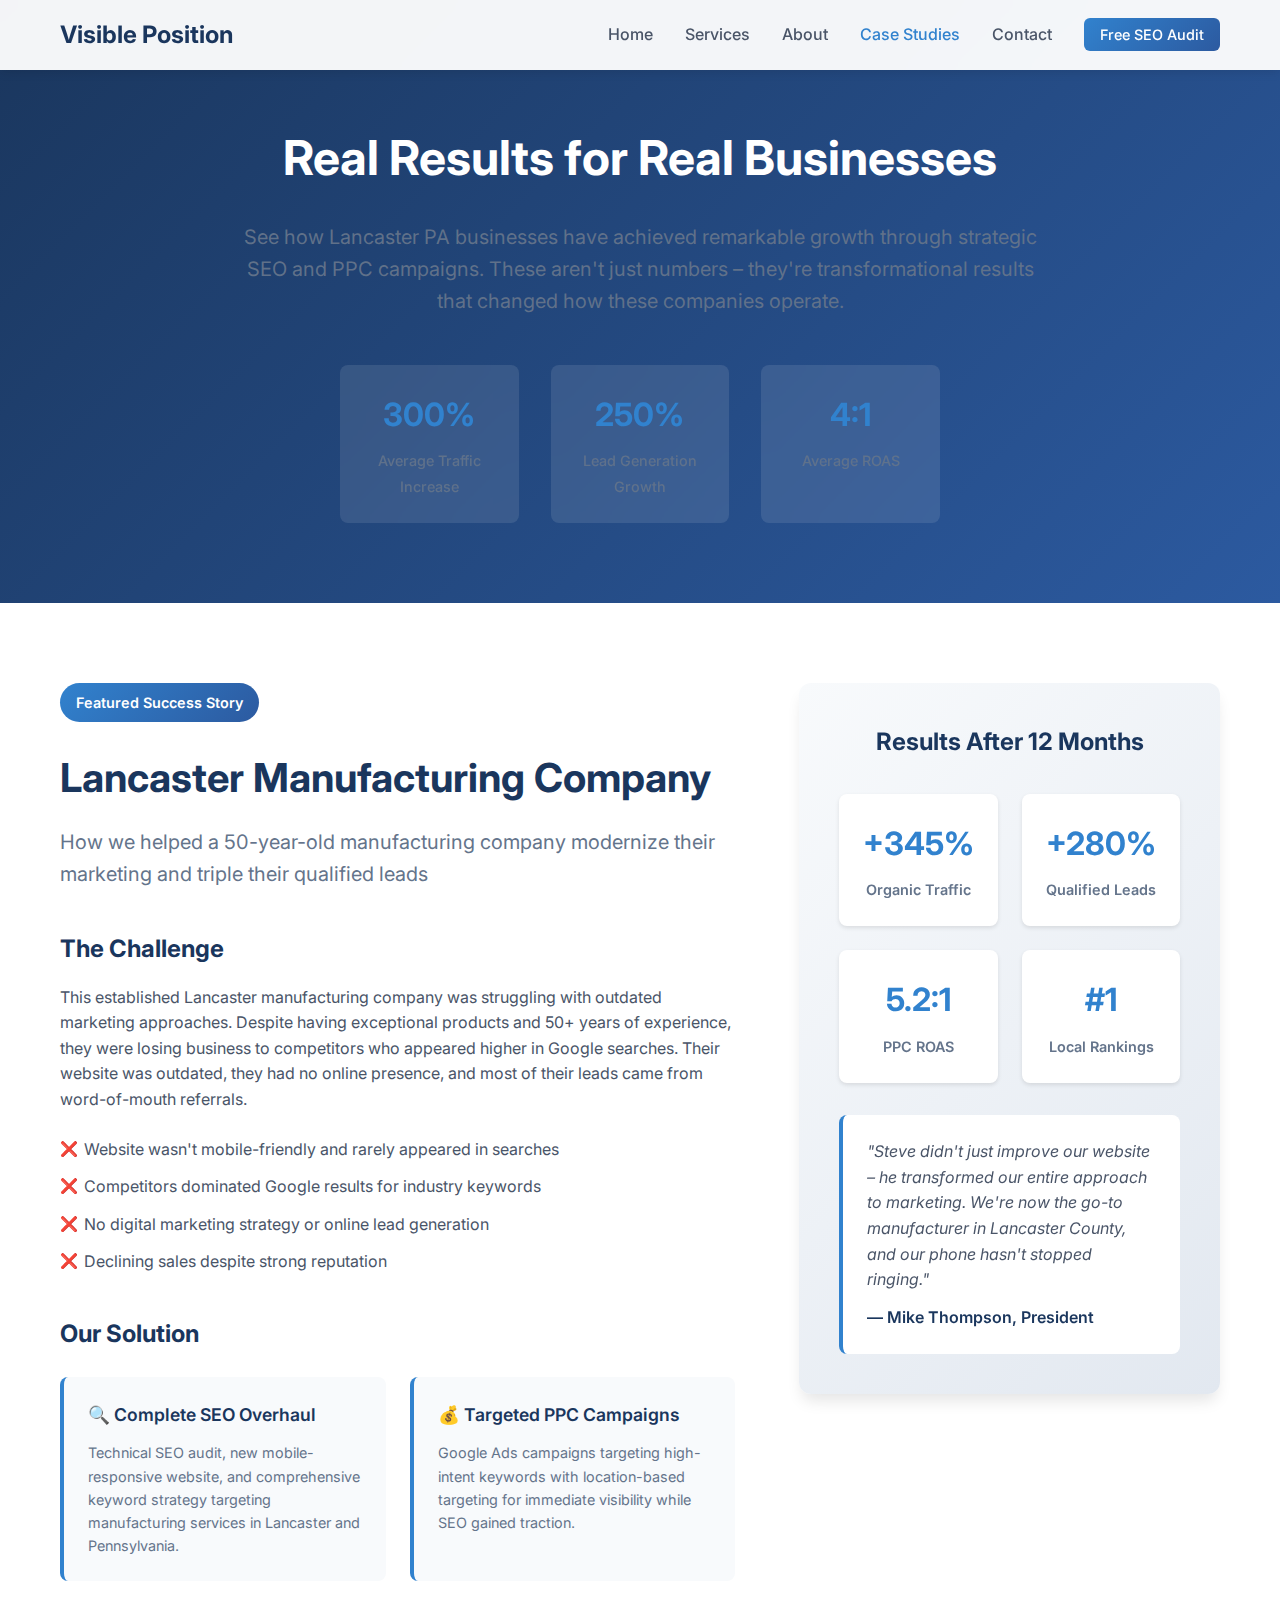
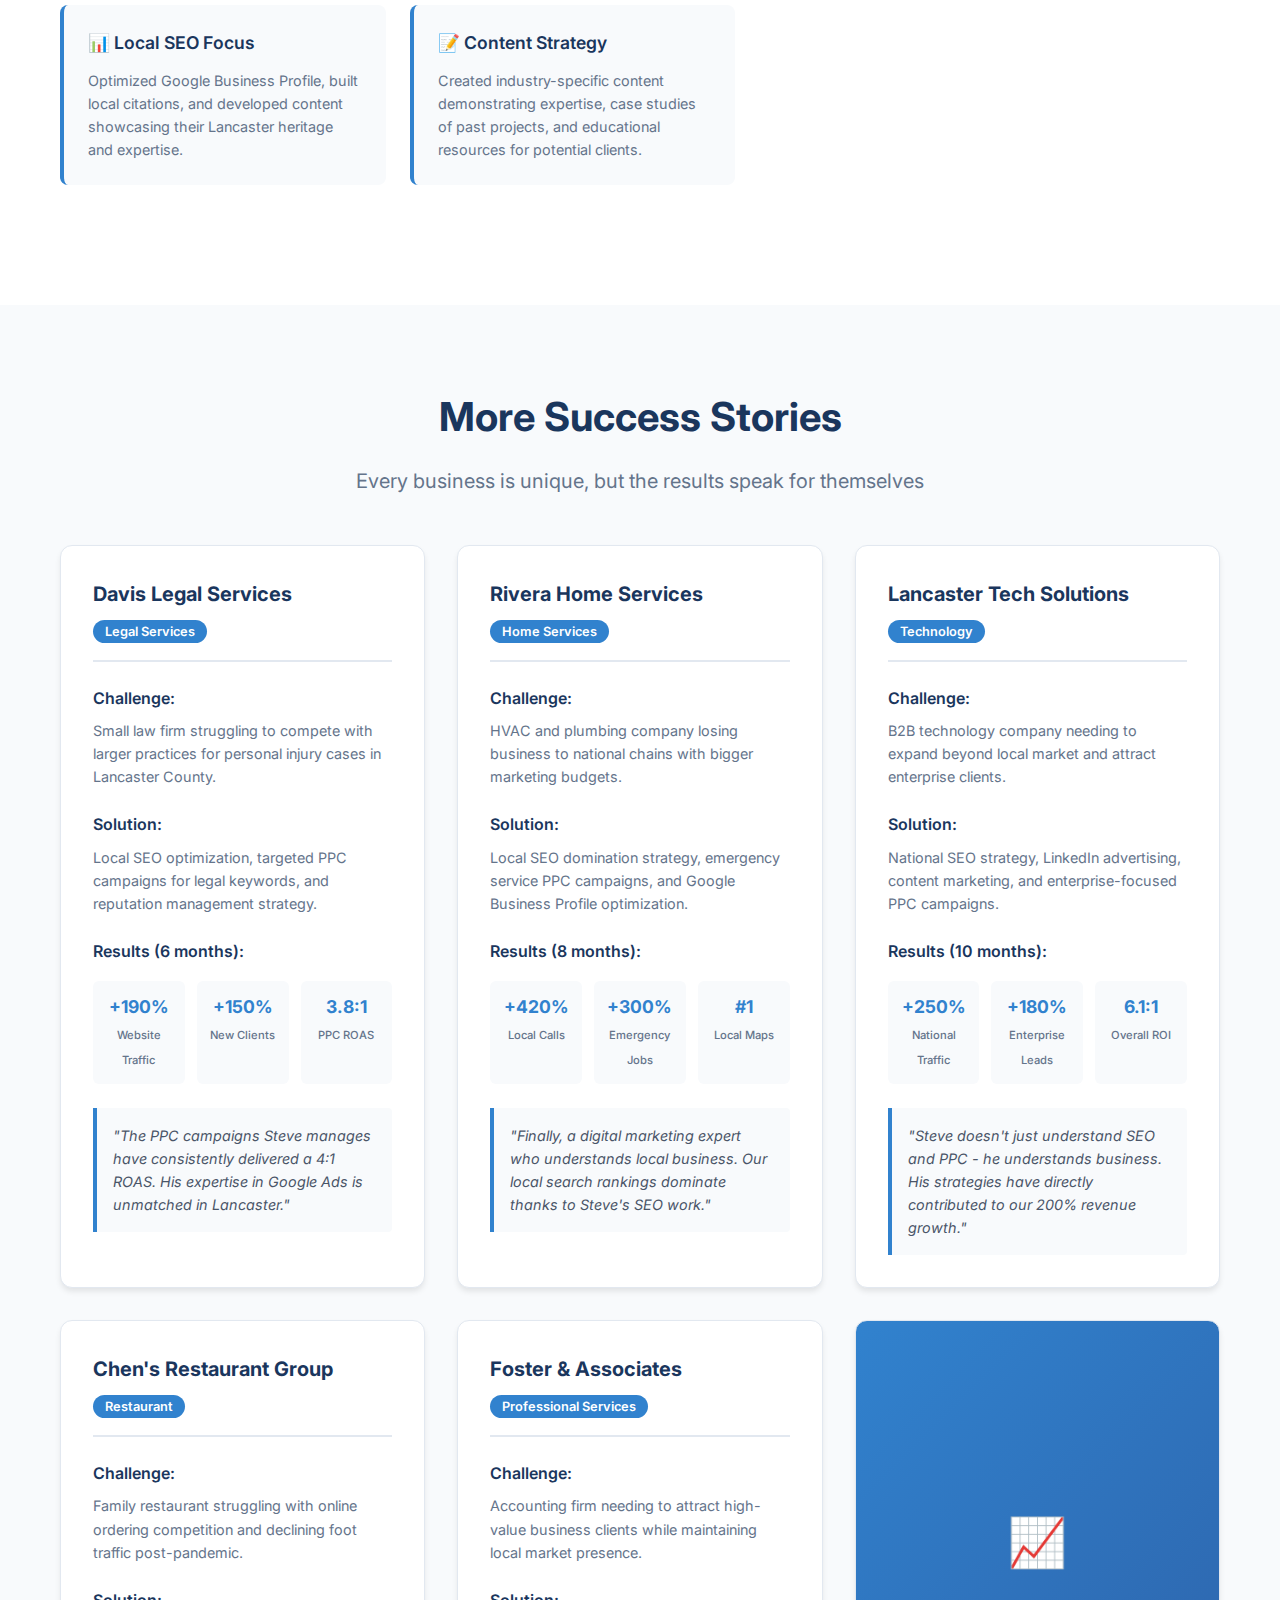
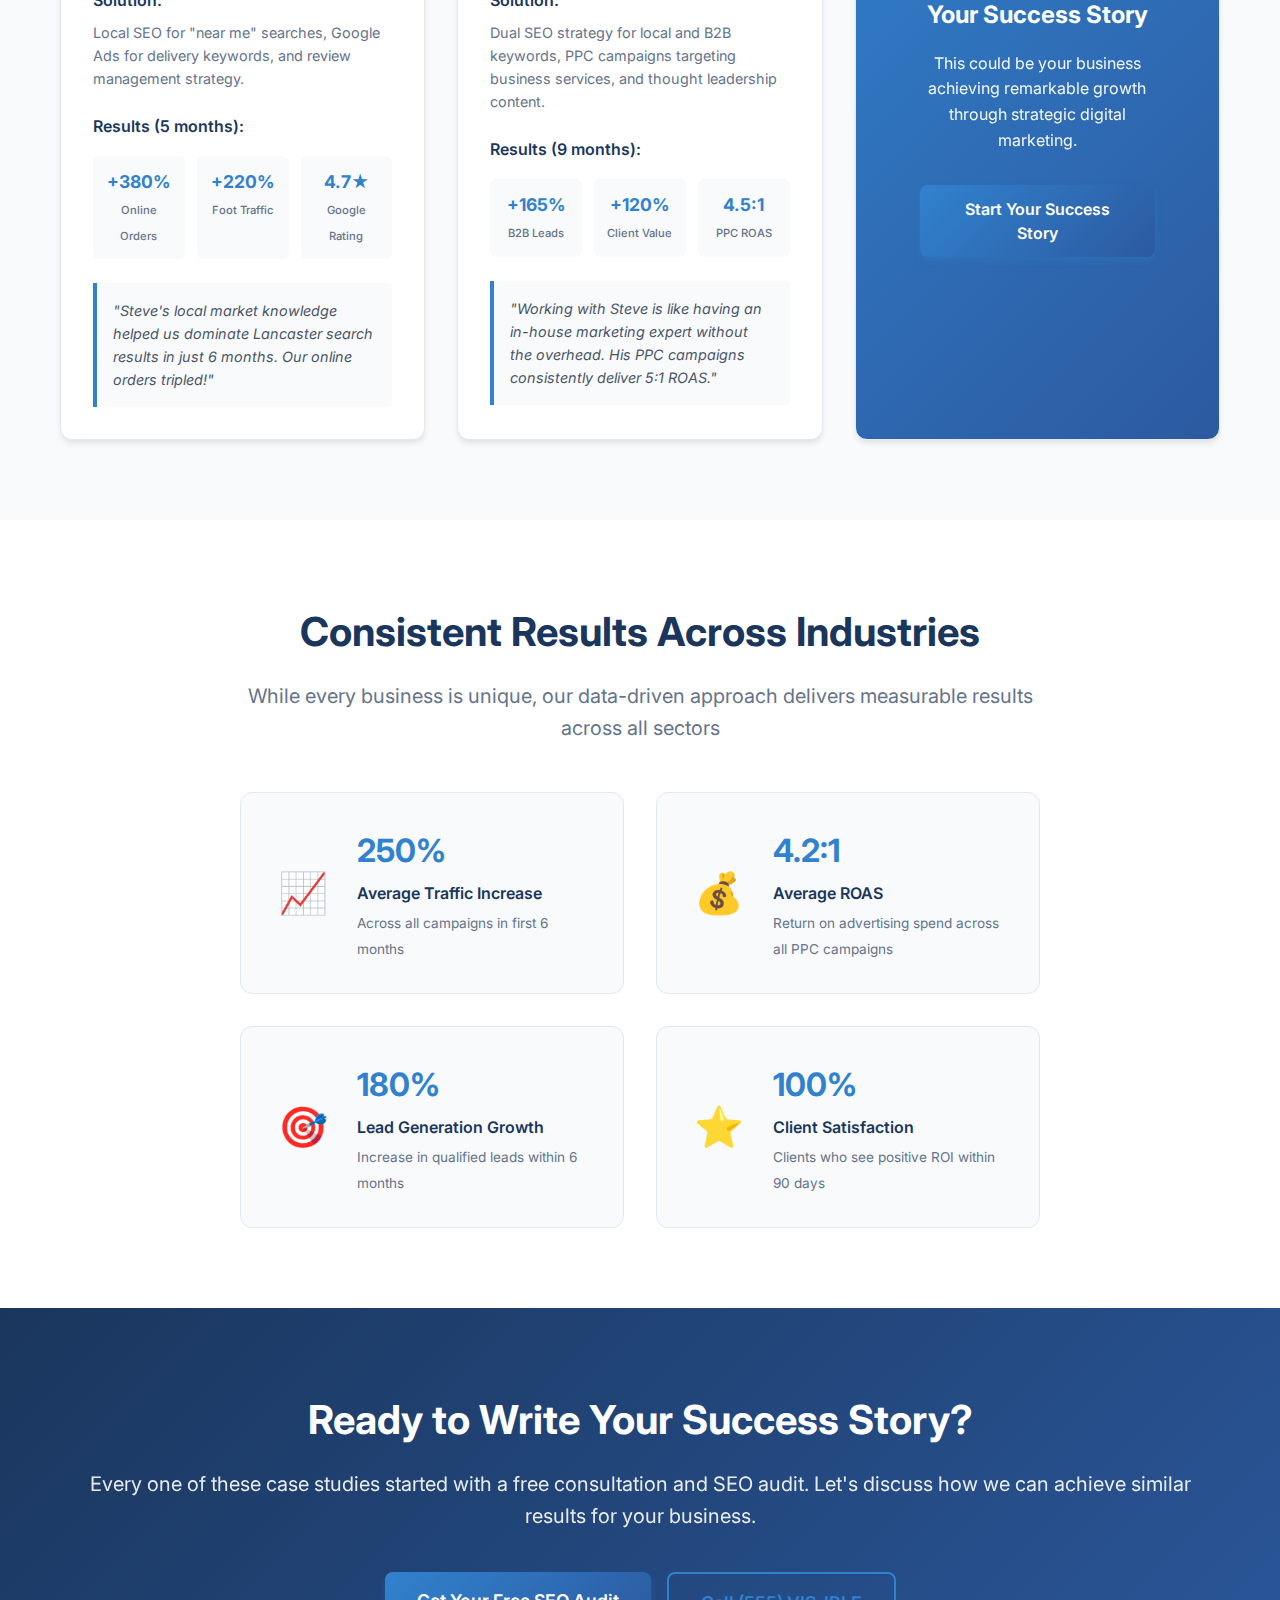
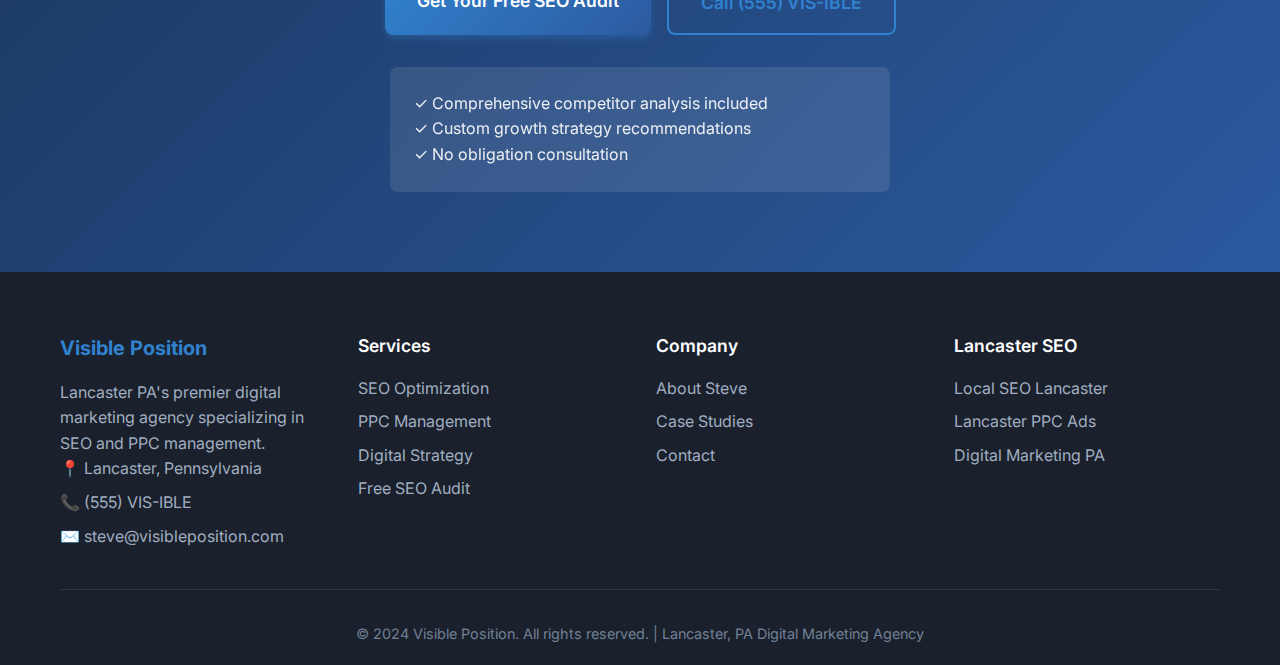
<file: case-studies.html>
<!DOCTYPE html>
<html lang="en">
<head>
    <meta charset="UTF-8">
    <meta name="viewport" content="width=device-width, initial-scale=1.0">
    <title>SEO & PPC Case Studies - Proven Results | Visible Position Lancaster PA</title>
    <meta name="description" content="See real results from our SEO and PPC campaigns. Lancaster PA businesses achieving 200%+ growth in traffic, leads, and revenue with Visible Position.">
    <meta name="keywords" content="SEO case studies Lancaster PA, PPC results, digital marketing success stories, Lancaster business growth">
    <link rel="canonical" href="https://visibleposition.com/case-studies.html">
    
    <!-- Open Graph / Facebook -->
    <meta property="og:type" content="website">
    <meta property="og:url" content="https://visibleposition.com/case-studies.html">
    <meta property="og:title" content="SEO & PPC Case Studies - Proven Results">
    <meta property="og:description" content="Real success stories from Lancaster PA businesses achieving remarkable growth through strategic SEO and PPC.">
    
    <link rel="stylesheet" href="css/style.css">
    <link rel="preconnect" href="https://fonts.googleapis.com">
    <link rel="preconnect" href="https://fonts.gstatic.com" crossorigin>
    <link href="https://fonts.googleapis.com/css2?family=Inter:wght@300;400;500;600;700&display=swap" rel="stylesheet">
</head>
<body>
    <!-- Navigation -->
    <nav class="navbar">
        <div class="nav-container">
            <div class="nav-logo">
                <a href="index.html">Visible Position</a>
            </div>
            <ul class="nav-menu">
                <li class="nav-item">
                    <a href="index.html" class="nav-link">Home</a>
                </li>
                <li class="nav-item">
                    <a href="services.html" class="nav-link">Services</a>
                </li>
                <li class="nav-item">
                    <a href="about.html" class="nav-link">About</a>
                </li>
                <li class="nav-item">
                    <a href="case-studies.html" class="nav-link active">Case Studies</a>
                </li>
                <li class="nav-item">
                    <a href="contact.html" class="nav-link">Contact</a>
                </li>
                <li class="nav-item">
                    <a href="contact.html" class="nav-link cta-button">Free SEO Audit</a>
                </li>
            </ul>
            <div class="hamburger">
                <span class="bar"></span>
                <span class="bar"></span>
                <span class="bar"></span>
            </div>
        </div>
    </nav>

    <!-- Case Studies Hero -->
    <section class="hero case-studies-hero" id="main-content">
        <div class="container">
            <div class="hero-content">
                <h1>Real Results for Real Businesses</h1>
                <p class="hero-subtitle">See how Lancaster PA businesses have achieved remarkable growth through strategic SEO and PPC campaigns. These aren't just numbers – they're transformational results that changed how these companies operate.</p>
                <div class="results-preview">
                    <div class="result-preview-item">
                        <span class="result-number">300%</span>
                        <span class="result-label">Average Traffic Increase</span>
                    </div>
                    <div class="result-preview-item">
                        <span class="result-number">250%</span>
                        <span class="result-label">Lead Generation Growth</span>
                    </div>
                    <div class="result-preview-item">
                        <span class="result-number">4:1</span>
                        <span class="result-label">Average ROAS</span>
                    </div>
                </div>
            </div>
        </div>
    </section>

    <!-- Featured Case Study -->
    <section class="featured-case-study">
        <div class="container">
            <div class="featured-case-container">
                <div class="case-study-content">
                    <div class="case-study-badge">Featured Success Story</div>
                    <h2>Lancaster Manufacturing Company</h2>
                    <p class="case-study-subtitle">How we helped a 50-year-old manufacturing company modernize their marketing and triple their qualified leads</p>
                    
                    <div class="challenge-section">
                        <h3>The Challenge</h3>
                        <p>This established Lancaster manufacturing company was struggling with outdated marketing approaches. Despite having exceptional products and 50+ years of experience, they were losing business to competitors who appeared higher in Google searches. Their website was outdated, they had no online presence, and most of their leads came from word-of-mouth referrals.</p>
                        <ul class="challenge-list">
                            <li>Website wasn't mobile-friendly and rarely appeared in searches</li>
                            <li>Competitors dominated Google results for industry keywords</li>
                            <li>No digital marketing strategy or online lead generation</li>
                            <li>Declining sales despite strong reputation</li>
                        </ul>
                    </div>
                    
                    <div class="solution-section">
                        <h3>Our Solution</h3>
                        <div class="solution-grid">
                            <div class="solution-item">
                                <h4>🔍 Complete SEO Overhaul</h4>
                                <p>Technical SEO audit, new mobile-responsive website, and comprehensive keyword strategy targeting manufacturing services in Lancaster and Pennsylvania.</p>
                            </div>
                            <div class="solution-item">
                                <h4>💰 Targeted PPC Campaigns</h4>
                                <p>Google Ads campaigns targeting high-intent keywords with location-based targeting for immediate visibility while SEO gained traction.</p>
                            </div>
                            <div class="solution-item">
                                <h4>📊 Local SEO Focus</h4>
                                <p>Optimized Google Business Profile, built local citations, and developed content showcasing their Lancaster heritage and expertise.</p>
                            </div>
                            <div class="solution-item">
                                <h4>📝 Content Strategy</h4>
                                <p>Created industry-specific content demonstrating expertise, case studies of past projects, and educational resources for potential clients.</p>
                            </div>
                        </div>
                    </div>
                </div>
                
                <div class="case-study-results">
                    <div class="results-card">
                        <h3>Results After 12 Months</h3>
                        <div class="result-metrics">
                            <div class="metric-item">
                                <span class="metric-value">+345%</span>
                                <span class="metric-label">Organic Traffic</span>
                            </div>
                            <div class="metric-item">
                                <span class="metric-value">+280%</span>
                                <span class="metric-label">Qualified Leads</span>
                            </div>
                            <div class="metric-item">
                                <span class="metric-value">5.2:1</span>
                                <span class="metric-label">PPC ROAS</span>
                            </div>
                            <div class="metric-item">
                                <span class="metric-value">#1</span>
                                <span class="metric-label">Local Rankings</span>
                            </div>
                        </div>
                        <div class="testimonial-quote">
                            <p>"Steve didn't just improve our website – he transformed our entire approach to marketing. We're now the go-to manufacturer in Lancaster County, and our phone hasn't stopped ringing."</p>
                            <cite>— Mike Thompson, President</cite>
                        </div>
                    </div>
                </div>
            </div>
        </div>
    </section>

    <!-- Case Studies Grid -->
    <section class="case-studies-grid">
        <div class="container">
            <div class="section-header">
                <h2>More Success Stories</h2>
                <p>Every business is unique, but the results speak for themselves</p>
            </div>
            
            <div class="cases-grid">
                <div class="case-study-card">
                    <div class="case-header">
                        <h3>Davis Legal Services</h3>
                        <span class="case-industry">Legal Services</span>
                    </div>
                    <div class="case-challenge">
                        <h4>Challenge:</h4>
                        <p>Small law firm struggling to compete with larger practices for personal injury cases in Lancaster County.</p>
                    </div>
                    <div class="case-solution">
                        <h4>Solution:</h4>
                        <p>Local SEO optimization, targeted PPC campaigns for legal keywords, and reputation management strategy.</p>
                    </div>
                    <div class="case-results">
                        <h4>Results (6 months):</h4>
                        <div class="mini-metrics">
                            <div class="mini-metric">
                                <span class="mini-value">+190%</span>
                                <span class="mini-label">Website Traffic</span>
                            </div>
                            <div class="mini-metric">
                                <span class="mini-value">+150%</span>
                                <span class="mini-label">New Clients</span>
                            </div>
                            <div class="mini-metric">
                                <span class="mini-value">3.8:1</span>
                                <span class="mini-label">PPC ROAS</span>
                            </div>
                        </div>
                    </div>
                    <blockquote class="case-quote">
                        "The PPC campaigns Steve manages have consistently delivered a 4:1 ROAS. His expertise in Google Ads is unmatched in Lancaster."
                    </blockquote>
                </div>

                <div class="case-study-card">
                    <div class="case-header">
                        <h3>Rivera Home Services</h3>
                        <span class="case-industry">Home Services</span>
                    </div>
                    <div class="case-challenge">
                        <h4>Challenge:</h4>
                        <p>HVAC and plumbing company losing business to national chains with bigger marketing budgets.</p>
                    </div>
                    <div class="case-solution">
                        <h4>Solution:</h4>
                        <p>Local SEO domination strategy, emergency service PPC campaigns, and Google Business Profile optimization.</p>
                    </div>
                    <div class="case-results">
                        <h4>Results (8 months):</h4>
                        <div class="mini-metrics">
                            <div class="mini-metric">
                                <span class="mini-value">+420%</span>
                                <span class="mini-label">Local Calls</span>
                            </div>
                            <div class="mini-metric">
                                <span class="mini-value">+300%</span>
                                <span class="mini-label">Emergency Jobs</span>
                            </div>
                            <div class="mini-metric">
                                <span class="mini-value">#1</span>
                                <span class="mini-label">Local Maps</span>
                            </div>
                        </div>
                    </div>
                    <blockquote class="case-quote">
                        "Finally, a digital marketing expert who understands local business. Our local search rankings dominate thanks to Steve's SEO work."
                    </blockquote>
                </div>

                <div class="case-study-card">
                    <div class="case-header">
                        <h3>Lancaster Tech Solutions</h3>
                        <span class="case-industry">Technology</span>
                    </div>
                    <div class="case-challenge">
                        <h4>Challenge:</h4>
                        <p>B2B technology company needing to expand beyond local market and attract enterprise clients.</p>
                    </div>
                    <div class="case-solution">
                        <h4>Solution:</h4>
                        <p>National SEO strategy, LinkedIn advertising, content marketing, and enterprise-focused PPC campaigns.</p>
                    </div>
                    <div class="case-results">
                        <h4>Results (10 months):</h4>
                        <div class="mini-metrics">
                            <div class="mini-metric">
                                <span class="mini-value">+250%</span>
                                <span class="mini-label">National Traffic</span>
                            </div>
                            <div class="mini-metric">
                                <span class="mini-value">+180%</span>
                                <span class="mini-label">Enterprise Leads</span>
                            </div>
                            <div class="mini-metric">
                                <span class="mini-value">6.1:1</span>
                                <span class="mini-label">Overall ROI</span>
                            </div>
                        </div>
                    </div>
                    <blockquote class="case-quote">
                        "Steve doesn't just understand SEO and PPC - he understands business. His strategies have directly contributed to our 200% revenue growth."
                    </blockquote>
                </div>

                <div class="case-study-card">
                    <div class="case-header">
                        <h3>Chen's Restaurant Group</h3>
                        <span class="case-industry">Restaurant</span>
                    </div>
                    <div class="case-challenge">
                        <h4>Challenge:</h4>
                        <p>Family restaurant struggling with online ordering competition and declining foot traffic post-pandemic.</p>
                    </div>
                    <div class="case-solution">
                        <h4>Solution:</h4>
                        <p>Local SEO for "near me" searches, Google Ads for delivery keywords, and review management strategy.</p>
                    </div>
                    <div class="case-results">
                        <h4>Results (5 months):</h4>
                        <div class="mini-metrics">
                            <div class="mini-metric">
                                <span class="mini-value">+380%</span>
                                <span class="mini-label">Online Orders</span>
                            </div>
                            <div class="mini-metric">
                                <span class="mini-value">+220%</span>
                                <span class="mini-label">Foot Traffic</span>
                            </div>
                            <div class="mini-metric">
                                <span class="mini-value">4.7★</span>
                                <span class="mini-label">Google Rating</span>
                            </div>
                        </div>
                    </div>
                    <blockquote class="case-quote">
                        "Steve's local market knowledge helped us dominate Lancaster search results in just 6 months. Our online orders tripled!"
                    </blockquote>
                </div>

                <div class="case-study-card">
                    <div class="case-header">
                        <h3>Foster & Associates</h3>
                        <span class="case-industry">Professional Services</span>
                    </div>
                    <div class="case-challenge">
                        <h4>Challenge:</h4>
                        <p>Accounting firm needing to attract high-value business clients while maintaining local market presence.</p>
                    </div>
                    <div class="case-solution">
                        <h4>Solution:</h4>
                        <p>Dual SEO strategy for local and B2B keywords, PPC campaigns targeting business services, and thought leadership content.</p>
                    </div>
                    <div class="case-results">
                        <h4>Results (9 months):</h4>
                        <div class="mini-metrics">
                            <div class="mini-metric">
                                <span class="mini-value">+165%</span>
                                <span class="mini-label">B2B Leads</span>
                            </div>
                            <div class="mini-metric">
                                <span class="mini-value">+120%</span>
                                <span class="mini-label">Client Value</span>
                            </div>
                            <div class="mini-metric">
                                <span class="mini-value">4.5:1</span>
                                <span class="mini-label">PPC ROAS</span>
                            </div>
                        </div>
                    </div>
                    <blockquote class="case-quote">
                        "Working with Steve is like having an in-house marketing expert without the overhead. His PPC campaigns consistently deliver 5:1 ROAS."
                    </blockquote>
                </div>

                <div class="case-study-card coming-soon">
                    <div class="coming-soon-content">
                        <div class="coming-soon-icon">📈</div>
                        <h3>Your Success Story</h3>
                        <p>This could be your business achieving remarkable growth through strategic digital marketing.</p>
                        <a href="contact.html" class="btn btn-primary">Start Your Success Story</a>
                    </div>
                </div>
            </div>
        </div>
    </section>

    <!-- Results Summary -->
    <section class="results-summary">
        <div class="container">
            <div class="summary-content">
                <h2>Consistent Results Across Industries</h2>
                <p>While every business is unique, our data-driven approach delivers measurable results across all sectors</p>
                <div class="summary-stats">
                    <div class="summary-stat">
                        <span class="stat-icon">📈</span>
                        <div class="stat-content">
                            <span class="stat-number">250%</span>
                            <span class="stat-label">Average Traffic Increase</span>
                            <span class="stat-description">Across all campaigns in first 6 months</span>
                        </div>
                    </div>
                    <div class="summary-stat">
                        <span class="stat-icon">💰</span>
                        <div class="stat-content">
                            <span class="stat-number">4.2:1</span>
                            <span class="stat-label">Average ROAS</span>
                            <span class="stat-description">Return on advertising spend across all PPC campaigns</span>
                        </div>
                    </div>
                    <div class="summary-stat">
                        <span class="stat-icon">🎯</span>
                        <div class="stat-content">
                            <span class="stat-number">180%</span>
                            <span class="stat-label">Lead Generation Growth</span>
                            <span class="stat-description">Increase in qualified leads within 6 months</span>
                        </div>
                    </div>
                    <div class="summary-stat">
                        <span class="stat-icon">⭐</span>
                        <div class="stat-content">
                            <span class="stat-number">100%</span>
                            <span class="stat-label">Client Satisfaction</span>
                            <span class="stat-description">Clients who see positive ROI within 90 days</span>
                        </div>
                    </div>
                </div>
            </div>
        </div>
    </section>

    <!-- CTA Section -->
    <section class="cta-section">
        <div class="container">
            <div class="cta-content">
                <h2>Ready to Write Your Success Story?</h2>
                <p>Every one of these case studies started with a free consultation and SEO audit. Let's discuss how we can achieve similar results for your business.</p>
                <div class="cta-buttons">
                    <a href="contact.html" class="btn btn-primary btn-large">Get Your Free SEO Audit</a>
                    <a href="tel:+1-555-VIS-IBLE" class="btn btn-secondary btn-large">Call (555) VIS-IBLE</a>
                </div>
                <div class="cta-guarantee">
                    <p>✓ Comprehensive competitor analysis included<br>
                    ✓ Custom growth strategy recommendations<br>
                    ✓ No obligation consultation</p>
                </div>
            </div>
        </div>
    </section>

    <!-- Footer -->
    <footer class="footer">
        <div class="container">
            <div class="footer-content">
                <div class="footer-section">
                    <h3>Visible Position</h3>
                    <p>Lancaster PA's premier digital marketing agency specializing in SEO and PPC management.</p>
                    <div class="contact-info">
                        <p>📍 Lancaster, Pennsylvania</p>
                        <p>📞 <a href="tel:+1-555-VIS-IBLE">(555) VIS-IBLE</a></p>
                        <p>✉️ <a href="mailto:steve@visibleposition.com">steve@visibleposition.com</a></p>
                    </div>
                </div>
                <div class="footer-section">
                    <h4>Services</h4>
                    <ul>
                        <li><a href="services.html#seo">SEO Optimization</a></li>
                        <li><a href="services.html#ppc">PPC Management</a></li>
                        <li><a href="services.html#strategy">Digital Strategy</a></li>
                        <li><a href="contact.html">Free SEO Audit</a></li>
                    </ul>
                </div>
                <div class="footer-section">
                    <h4>Company</h4>
                    <ul>
                        <li><a href="about.html">About Steve</a></li>
                        <li><a href="case-studies.html">Case Studies</a></li>
                        <li><a href="contact.html">Contact</a></li>
                    </ul>
                </div>
                <div class="footer-section">
                    <h4>Lancaster SEO</h4>
                    <ul>
                        <li><a href="#local">Local SEO Lancaster</a></li>
                        <li><a href="#ppc">Lancaster PPC Ads</a></li>
                        <li><a href="#marketing">Digital Marketing PA</a></li>
                    </ul>
                </div>
            </div>
            <div class="footer-bottom">
                <p>&copy; 2024 Visible Position. All rights reserved. | Lancaster, PA Digital Marketing Agency</p>
            </div>
        </div>
    </footer>

    <script src="js/main.js"></script>
</body>
</html>
</file>
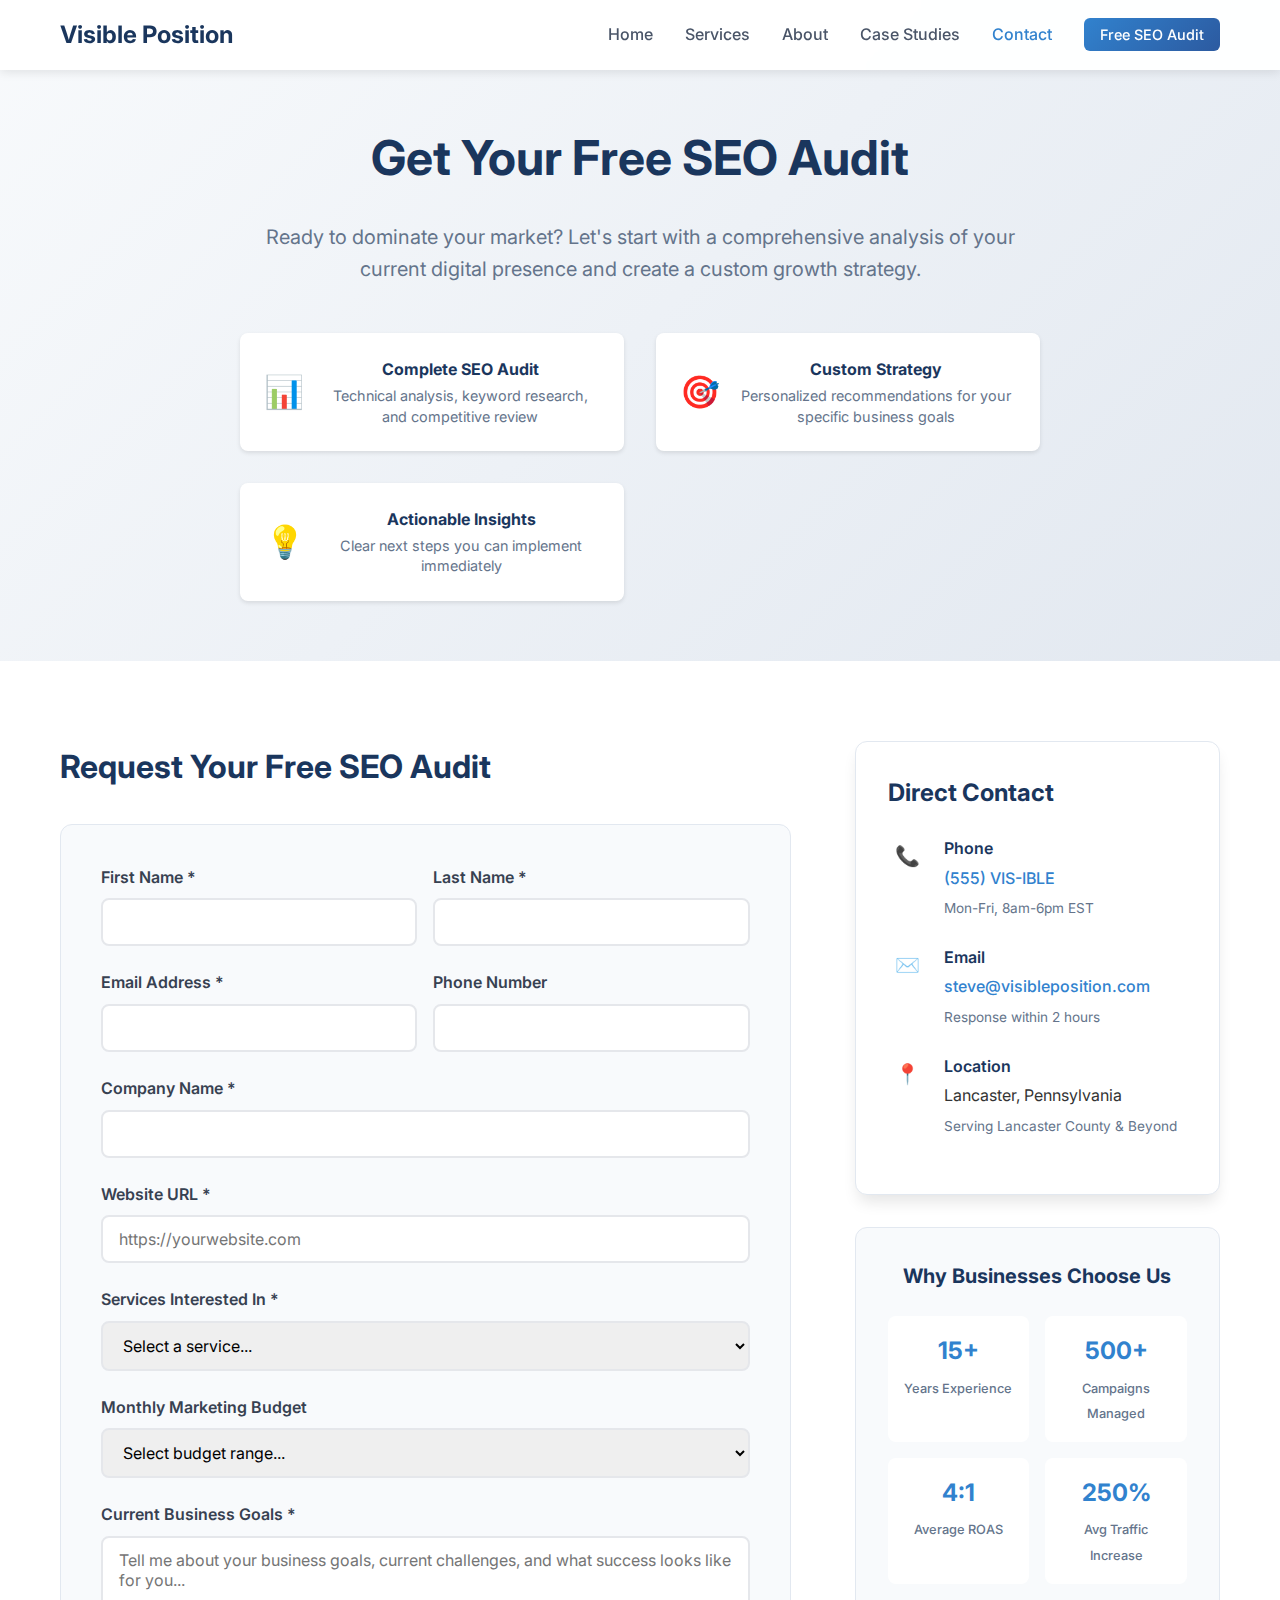
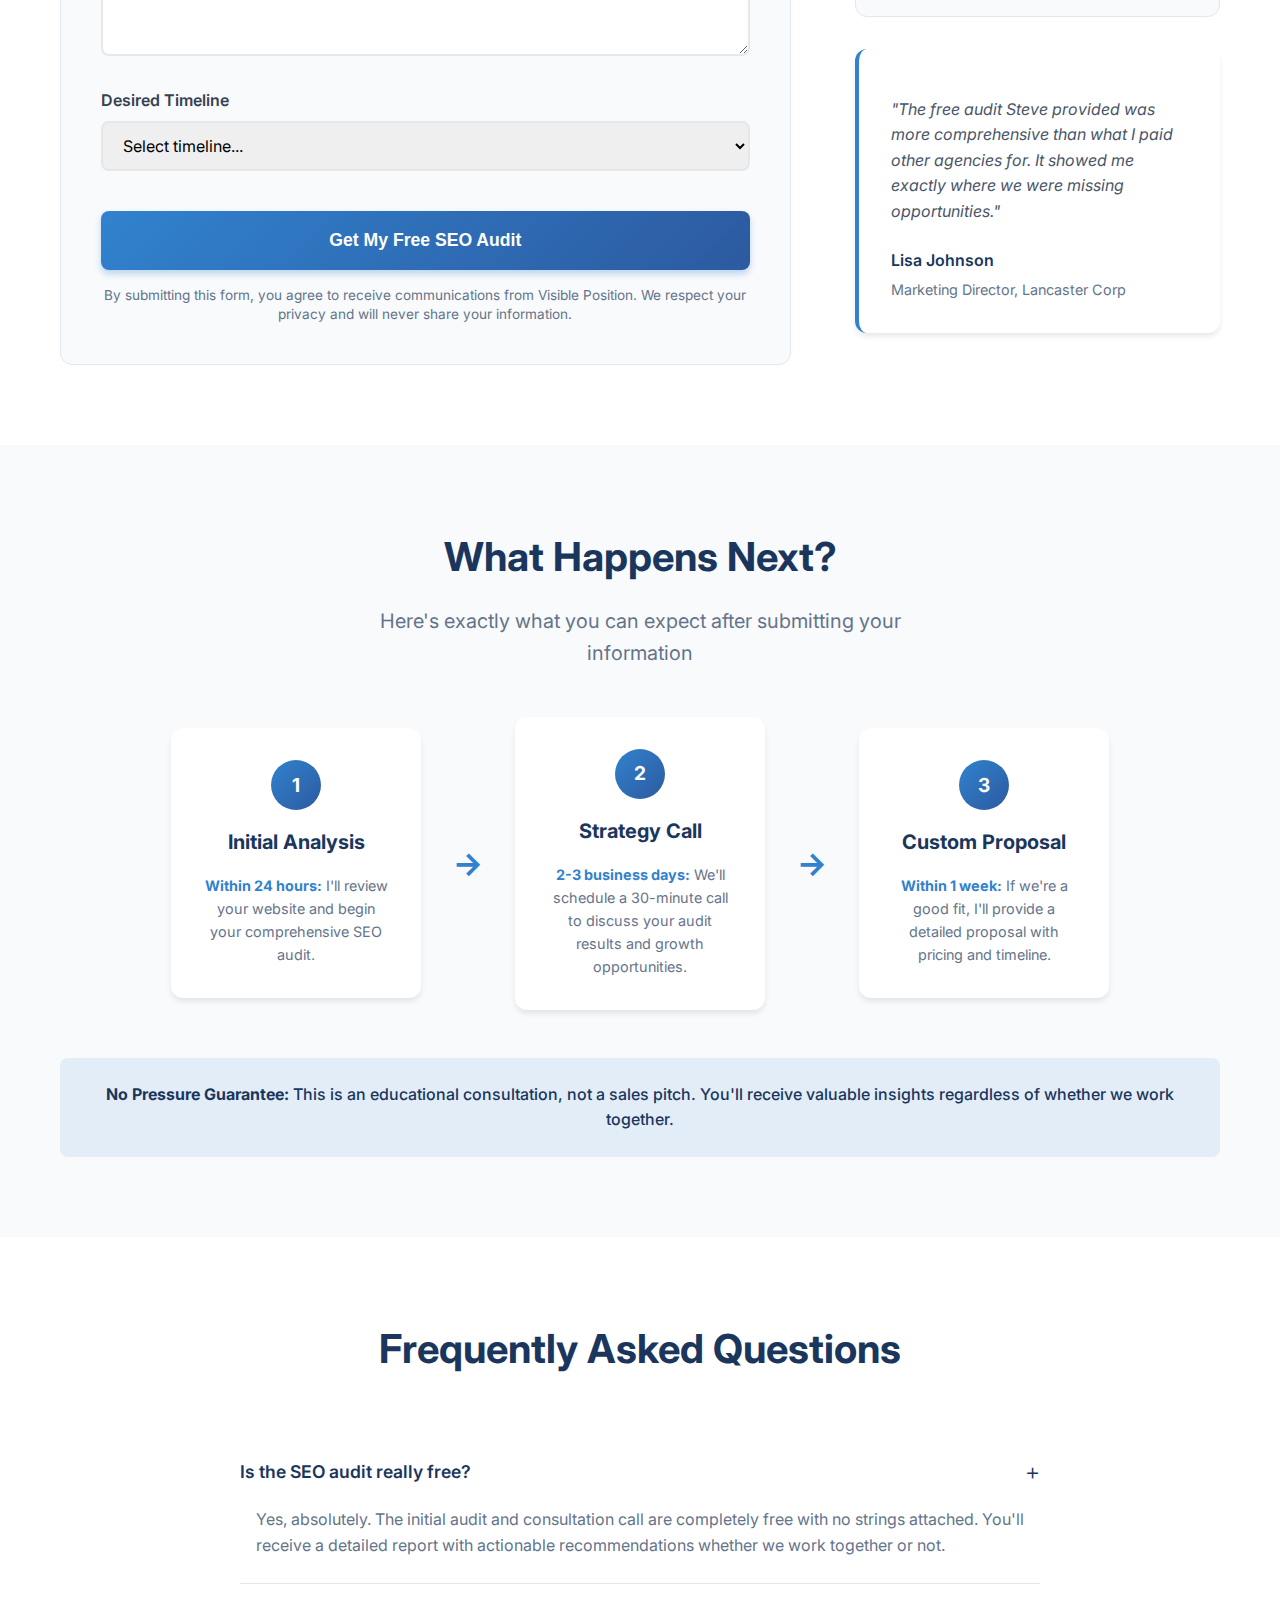
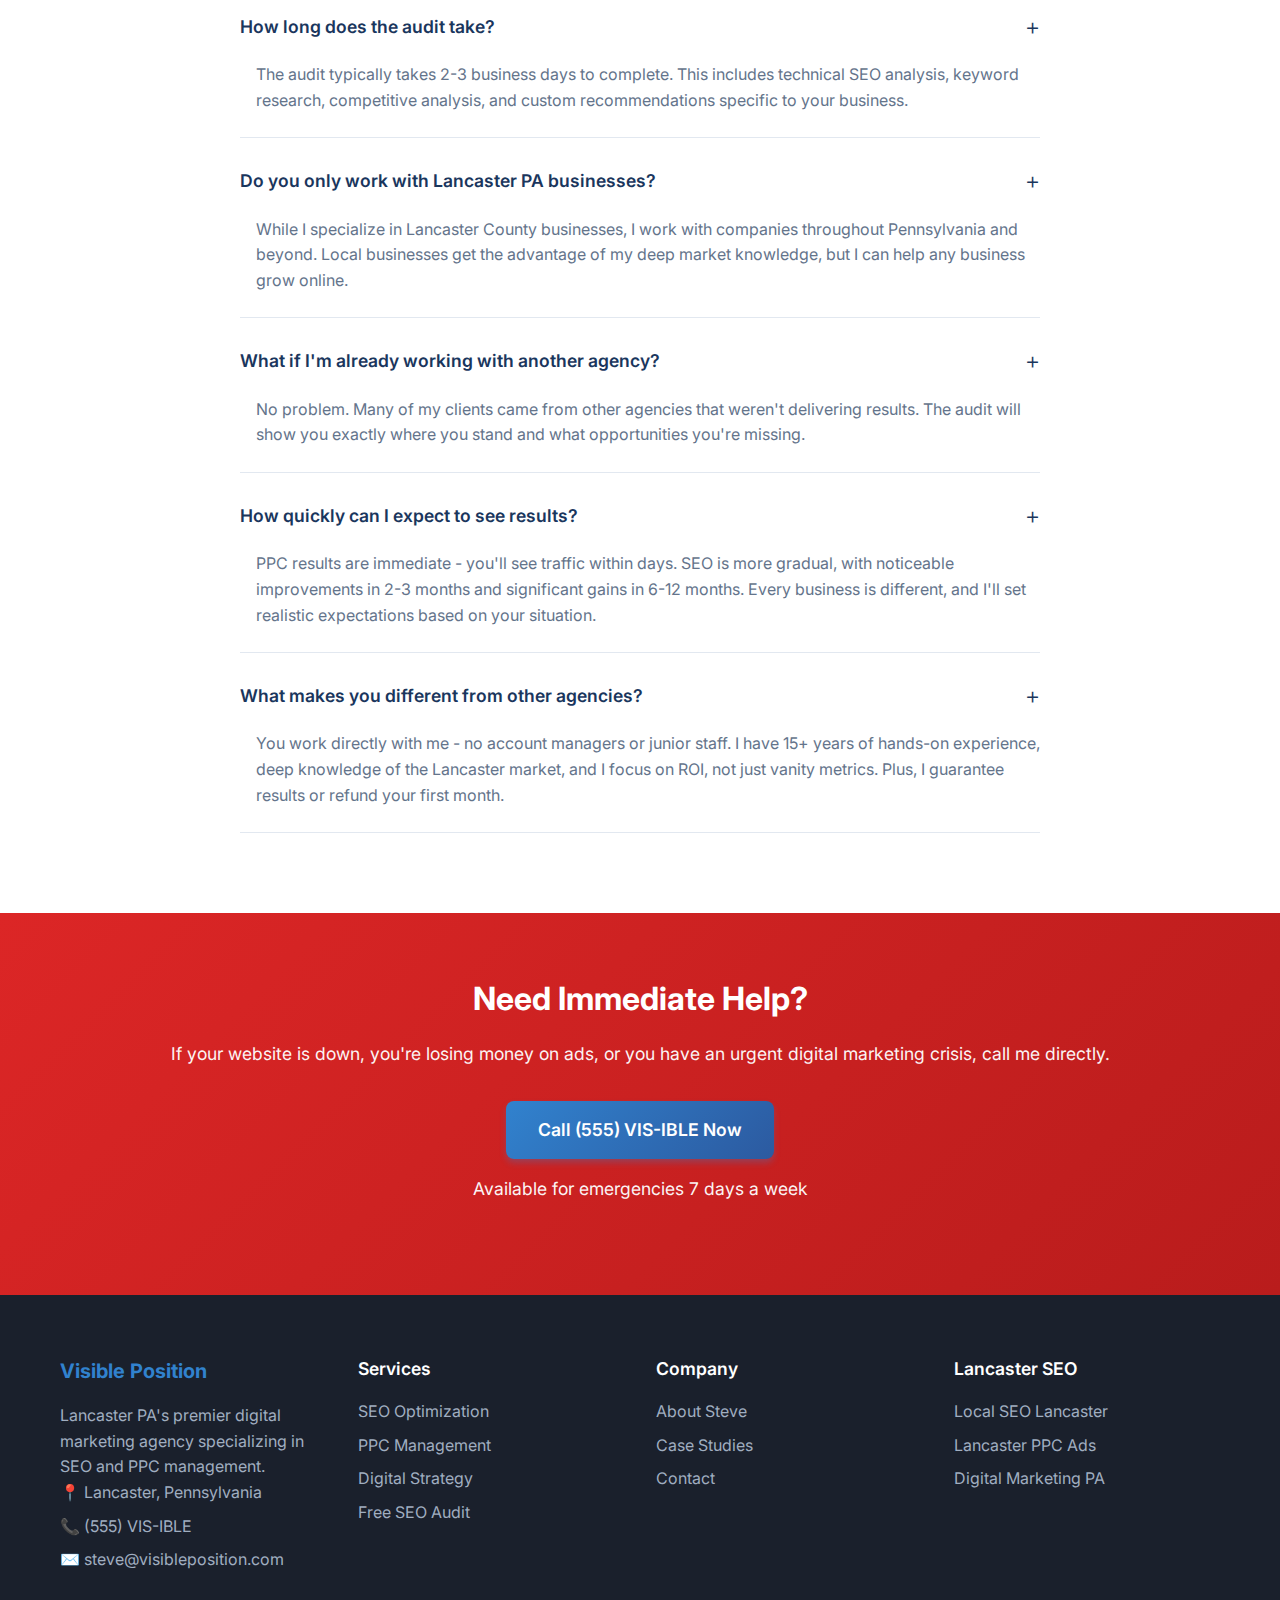
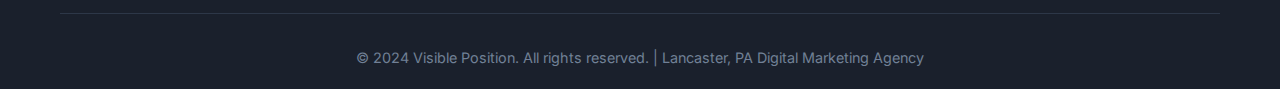
<file: contact.html>
<!DOCTYPE html>
<html lang="en">
<head>
    <meta charset="UTF-8">
    <meta name="viewport" content="width=device-width, initial-scale=1.0">
    <title>Contact Visible Position - Free SEO Audit & Consultation | Lancaster PA</title>
    <meta name="description" content="Get your free SEO audit and consultation from Lancaster PA's premier digital marketing expert. Contact Visible Position today to grow your business.">
    <meta name="keywords" content="contact Lancaster SEO, free SEO audit, PPC consultation Lancaster PA, digital marketing consultation">
    <link rel="canonical" href="https://visibleposition.com/contact.html">
    
    <!-- Open Graph / Facebook -->
    <meta property="og:type" content="website">
    <meta property="og:url" content="https://visibleposition.com/contact.html">
    <meta property="og:title" content="Contact Visible Position - Free SEO Audit">
    <meta property="og:description" content="Get your free SEO audit and consultation from Lancaster PA's digital marketing expert.">
    
    <link rel="stylesheet" href="css/style.css">
    <link rel="preconnect" href="https://fonts.googleapis.com">
    <link rel="preconnect" href="https://fonts.gstatic.com" crossorigin>
    <link href="https://fonts.googleapis.com/css2?family=Inter:wght@300;400;500;600;700&display=swap" rel="stylesheet">
</head>
<body>
    <!-- Navigation -->
    <nav class="navbar">
        <div class="nav-container">
            <div class="nav-logo">
                <a href="index.html">Visible Position</a>
            </div>
            <ul class="nav-menu">
                <li class="nav-item">
                    <a href="index.html" class="nav-link">Home</a>
                </li>
                <li class="nav-item">
                    <a href="services.html" class="nav-link">Services</a>
                </li>
                <li class="nav-item">
                    <a href="about.html" class="nav-link">About</a>
                </li>
                <li class="nav-item">
                    <a href="case-studies.html" class="nav-link">Case Studies</a>
                </li>
                <li class="nav-item">
                    <a href="contact.html" class="nav-link active">Contact</a>
                </li>
                <li class="nav-item">
                    <a href="contact.html" class="nav-link cta-button">Free SEO Audit</a>
                </li>
            </ul>
            <div class="hamburger">
                <span class="bar"></span>
                <span class="bar"></span>
                <span class="bar"></span>
            </div>
        </div>
    </nav>

    <!-- Contact Hero -->
    <section class="hero contact-hero" id="main-content">
        <div class="container">
            <div class="contact-intro">
                <h1>Get Your Free SEO Audit</h1>
                <p class="contact-subtitle">Ready to dominate your market? Let's start with a comprehensive analysis of your current digital presence and create a custom growth strategy.</p>
                <div class="contact-benefits">
                    <div class="benefit-item">
                        <span class="benefit-icon">📊</span>
                        <div>
                            <strong>Complete SEO Audit</strong>
                            <p>Technical analysis, keyword research, and competitive review</p>
                        </div>
                    </div>
                    <div class="benefit-item">
                        <span class="benefit-icon">🎯</span>
                        <div>
                            <strong>Custom Strategy</strong>
                            <p>Personalized recommendations for your specific business goals</p>
                        </div>
                    </div>
                    <div class="benefit-item">
                        <span class="benefit-icon">💡</span>
                        <div>
                            <strong>Actionable Insights</strong>
                            <p>Clear next steps you can implement immediately</p>
                        </div>
                    </div>
                </div>
            </div>
        </div>
    </section>

    <!-- Contact Forms -->
    <section class="contact-forms">
        <div class="container">
            <div class="forms-container">
                <div class="main-form">
                    <h2>Request Your Free SEO Audit</h2>
                    <form class="contact-form" name="contact" method="POST" data-netlify="true" data-netlify-honeypot="bot-field">
                        <input type="hidden" name="form-name" value="contact">
                        <p style="display: none;">
                            <label>Don't fill this out if you're human: <input name="bot-field"></label>
                        </p>
                        
                        <div class="form-row">
                            <div class="form-group">
                                <label for="firstName">First Name *</label>
                                <input type="text" id="firstName" name="firstName" class="form-control" required>
                            </div>
                            <div class="form-group">
                                <label for="lastName">Last Name *</label>
                                <input type="text" id="lastName" name="lastName" class="form-control" required>
                            </div>
                        </div>
                        
                        <div class="form-row">
                            <div class="form-group">
                                <label for="email">Email Address *</label>
                                <input type="email" id="email" name="email" class="form-control" required>
                            </div>
                            <div class="form-group">
                                <label for="phone">Phone Number</label>
                                <input type="tel" id="phone" name="phone" class="form-control">
                            </div>
                        </div>
                        
                        <div class="form-group">
                            <label for="company">Company Name *</label>
                            <input type="text" id="company" name="company" class="form-control" required>
                        </div>
                        
                        <div class="form-group">
                            <label for="website">Website URL *</label>
                            <input type="url" id="website" name="website" class="form-control" placeholder="https://yourwebsite.com" required>
                        </div>
                        
                        <div class="form-group">
                            <label for="services">Services Interested In *</label>
                            <select id="services" name="services" class="form-control" required>
                                <option value="">Select a service...</option>
                                <option value="SEO">SEO Optimization</option>
                                <option value="PPC">PPC Management</option>
                                <option value="Both">SEO + PPC</option>
                                <option value="Strategy">Digital Marketing Strategy</option>
                                <option value="Other">Other / Not Sure</option>
                            </select>
                        </div>
                        
                        <div class="form-group">
                            <label for="budget">Monthly Marketing Budget</label>
                            <select id="budget" name="budget" class="form-control">
                                <option value="">Select budget range...</option>
                                <option value="Under $2,000">Under $2,000</option>
                                <option value="$2,000 - $5,000">$2,000 - $5,000</option>
                                <option value="$5,000 - $10,000">$5,000 - $10,000</option>
                                <option value="$10,000 - $25,000">$10,000 - $25,000</option>
                                <option value="Over $25,000">Over $25,000</option>
                            </select>
                        </div>
                        
                        <div class="form-group">
                            <label for="goals">Current Business Goals *</label>
                            <textarea id="goals" name="goals" class="form-control" rows="4" placeholder="Tell me about your business goals, current challenges, and what success looks like for you..." required></textarea>
                        </div>
                        
                        <div class="form-group">
                            <label for="timeline">Desired Timeline</label>
                            <select id="timeline" name="timeline" class="form-control">
                                <option value="">Select timeline...</option>
                                <option value="ASAP">Ready to start immediately</option>
                                <option value="1-2 weeks">Within 1-2 weeks</option>
                                <option value="1 month">Within 1 month</option>
                                <option value="2-3 months">In 2-3 months</option>
                                <option value="Just exploring">Just exploring options</option>
                            </select>
                        </div>
                        
                        <button type="submit" class="btn btn-primary btn-large btn-block">Get My Free SEO Audit</button>
                        
                        <p class="form-disclaimer">
                            By submitting this form, you agree to receive communications from Visible Position. 
                            We respect your privacy and will never share your information.
                        </p>
                    </form>
                </div>
                
                <div class="contact-sidebar">
                    <div class="contact-card">
                        <h3>Direct Contact</h3>
                        <div class="contact-methods">
                            <div class="contact-method">
                                <span class="contact-icon">📞</span>
                                <div>
                                    <strong>Phone</strong>
                                    <p><a href="tel:+1-555-VIS-IBLE">(555) VIS-IBLE</a></p>
                                    <small>Mon-Fri, 8am-6pm EST</small>
                                </div>
                            </div>
                            <div class="contact-method">
                                <span class="contact-icon">✉️</span>
                                <div>
                                    <strong>Email</strong>
                                    <p><a href="mailto:steve@visibleposition.com">steve@visibleposition.com</a></p>
                                    <small>Response within 2 hours</small>
                                </div>
                            </div>
                            <div class="contact-method">
                                <span class="contact-icon">📍</span>
                                <div>
                                    <strong>Location</strong>
                                    <p>Lancaster, Pennsylvania</p>
                                    <small>Serving Lancaster County & Beyond</small>
                                </div>
                            </div>
                        </div>
                    </div>
                    
                    <div class="quick-stats">
                        <h4>Why Businesses Choose Us</h4>
                        <div class="stat-items">
                            <div class="stat-item">
                                <span class="stat-value">15+</span>
                                <span class="stat-label">Years Experience</span>
                            </div>
                            <div class="stat-item">
                                <span class="stat-value">500+</span>
                                <span class="stat-label">Campaigns Managed</span>
                            </div>
                            <div class="stat-item">
                                <span class="stat-value">4:1</span>
                                <span class="stat-label">Average ROAS</span>
                            </div>
                            <div class="stat-item">
                                <span class="stat-value">250%</span>
                                <span class="stat-label">Avg Traffic Increase</span>
                            </div>
                        </div>
                    </div>
                    
                    <div class="testimonial-card">
                        <div class="testimonial-content">
                            <p>"The free audit Steve provided was more comprehensive than what I paid other agencies for. It showed me exactly where we were missing opportunities."</p>
                        </div>
                        <div class="testimonial-author">
                            <strong>Lisa Johnson</strong>
                            <span>Marketing Director, Lancaster Corp</span>
                        </div>
                    </div>
                </div>
            </div>
        </div>
    </section>

    <!-- What Happens Next -->
    <section class="what-happens-next">
        <div class="container">
            <div class="section-header">
                <h2>What Happens Next?</h2>
                <p>Here's exactly what you can expect after submitting your information</p>
            </div>
            <div class="process-flow">
                <div class="flow-step">
                    <div class="flow-number">1</div>
                    <div class="flow-content">
                        <h3>Initial Analysis</h3>
                        <p><strong>Within 24 hours:</strong> I'll review your website and begin your comprehensive SEO audit.</p>
                    </div>
                </div>
                <div class="flow-arrow">→</div>
                <div class="flow-step">
                    <div class="flow-number">2</div>
                    <div class="flow-content">
                        <h3>Strategy Call</h3>
                        <p><strong>2-3 business days:</strong> We'll schedule a 30-minute call to discuss your audit results and growth opportunities.</p>
                    </div>
                </div>
                <div class="flow-arrow">→</div>
                <div class="flow-step">
                    <div class="flow-number">3</div>
                    <div class="flow-content">
                        <h3>Custom Proposal</h3>
                        <p><strong>Within 1 week:</strong> If we're a good fit, I'll provide a detailed proposal with pricing and timeline.</p>
                    </div>
                </div>
            </div>
            <div class="guarantee-note">
                <p><strong>No Pressure Guarantee:</strong> This is an educational consultation, not a sales pitch. You'll receive valuable insights regardless of whether we work together.</p>
            </div>
        </div>
    </section>

    <!-- FAQ -->
    <section class="faq-section">
        <div class="container">
            <div class="section-header">
                <h2>Frequently Asked Questions</h2>
            </div>
            <div class="faq-container">
                <div class="faq-item">
                    <h3 class="faq-question">Is the SEO audit really free?</h3>
                    <div class="faq-answer">
                        <p>Yes, absolutely. The initial audit and consultation call are completely free with no strings attached. You'll receive a detailed report with actionable recommendations whether we work together or not.</p>
                    </div>
                </div>
                <div class="faq-item">
                    <h3 class="faq-question">How long does the audit take?</h3>
                    <div class="faq-answer">
                        <p>The audit typically takes 2-3 business days to complete. This includes technical SEO analysis, keyword research, competitive analysis, and custom recommendations specific to your business.</p>
                    </div>
                </div>
                <div class="faq-item">
                    <h3 class="faq-question">Do you only work with Lancaster PA businesses?</h3>
                    <div class="faq-answer">
                        <p>While I specialize in Lancaster County businesses, I work with companies throughout Pennsylvania and beyond. Local businesses get the advantage of my deep market knowledge, but I can help any business grow online.</p>
                    </div>
                </div>
                <div class="faq-item">
                    <h3 class="faq-question">What if I'm already working with another agency?</h3>
                    <div class="faq-answer">
                        <p>No problem. Many of my clients came from other agencies that weren't delivering results. The audit will show you exactly where you stand and what opportunities you're missing.</p>
                    </div>
                </div>
                <div class="faq-item">
                    <h3 class="faq-question">How quickly can I expect to see results?</h3>
                    <div class="faq-answer">
                        <p>PPC results are immediate - you'll see traffic within days. SEO is more gradual, with noticeable improvements in 2-3 months and significant gains in 6-12 months. Every business is different, and I'll set realistic expectations based on your situation.</p>
                    </div>
                </div>
                <div class="faq-item">
                    <h3 class="faq-question">What makes you different from other agencies?</h3>
                    <div class="faq-answer">
                        <p>You work directly with me - no account managers or junior staff. I have 15+ years of hands-on experience, deep knowledge of the Lancaster market, and I focus on ROI, not just vanity metrics. Plus, I guarantee results or refund your first month.</p>
                    </div>
                </div>
            </div>
        </div>
    </section>

    <!-- Emergency Contact -->
    <section class="emergency-contact">
        <div class="container">
            <div class="emergency-content">
                <h2>Need Immediate Help?</h2>
                <p>If your website is down, you're losing money on ads, or you have an urgent digital marketing crisis, call me directly.</p>
                <div class="emergency-cta">
                    <a href="tel:+1-555-VIS-IBLE" class="btn btn-primary btn-large">Call (555) VIS-IBLE Now</a>
                    <p class="emergency-note">Available for emergencies 7 days a week</p>
                </div>
            </div>
        </div>
    </section>

    <!-- Footer -->
    <footer class="footer">
        <div class="container">
            <div class="footer-content">
                <div class="footer-section">
                    <h3>Visible Position</h3>
                    <p>Lancaster PA's premier digital marketing agency specializing in SEO and PPC management.</p>
                    <div class="contact-info">
                        <p>📍 Lancaster, Pennsylvania</p>
                        <p>📞 <a href="tel:+1-555-VIS-IBLE">(555) VIS-IBLE</a></p>
                        <p>✉️ <a href="mailto:steve@visibleposition.com">steve@visibleposition.com</a></p>
                    </div>
                </div>
                <div class="footer-section">
                    <h4>Services</h4>
                    <ul>
                        <li><a href="services.html#seo">SEO Optimization</a></li>
                        <li><a href="services.html#ppc">PPC Management</a></li>
                        <li><a href="services.html#strategy">Digital Strategy</a></li>
                        <li><a href="contact.html">Free SEO Audit</a></li>
                    </ul>
                </div>
                <div class="footer-section">
                    <h4>Company</h4>
                    <ul>
                        <li><a href="about.html">About Steve</a></li>
                        <li><a href="case-studies.html">Case Studies</a></li>
                        <li><a href="contact.html">Contact</a></li>
                    </ul>
                </div>
                <div class="footer-section">
                    <h4>Lancaster SEO</h4>
                    <ul>
                        <li><a href="#local">Local SEO Lancaster</a></li>
                        <li><a href="#ppc">Lancaster PPC Ads</a></li>
                        <li><a href="#marketing">Digital Marketing PA</a></li>
                    </ul>
                </div>
            </div>
            <div class="footer-bottom">
                <p>&copy; 2024 Visible Position. All rights reserved. | Lancaster, PA Digital Marketing Agency</p>
            </div>
        </div>
    </footer>

    <script src="js/main.js"></script>
</body>
</html>
</file>
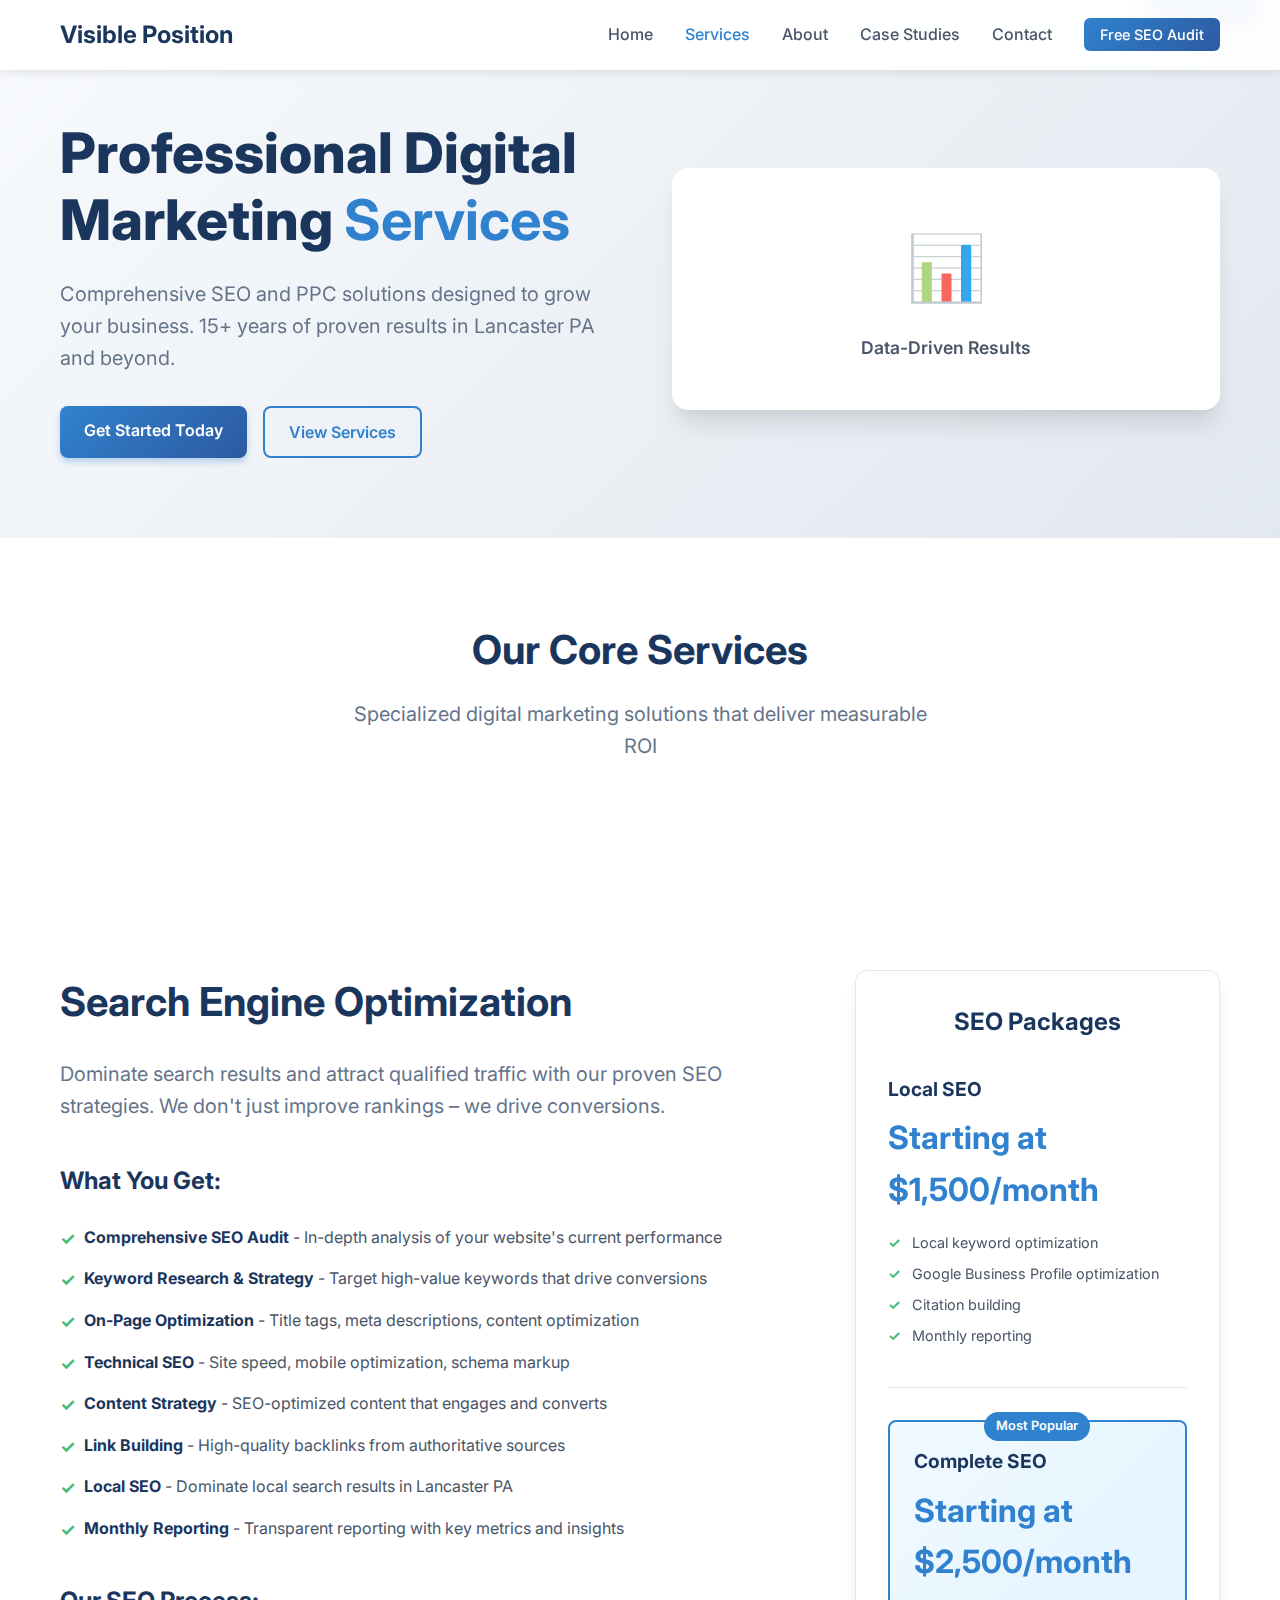
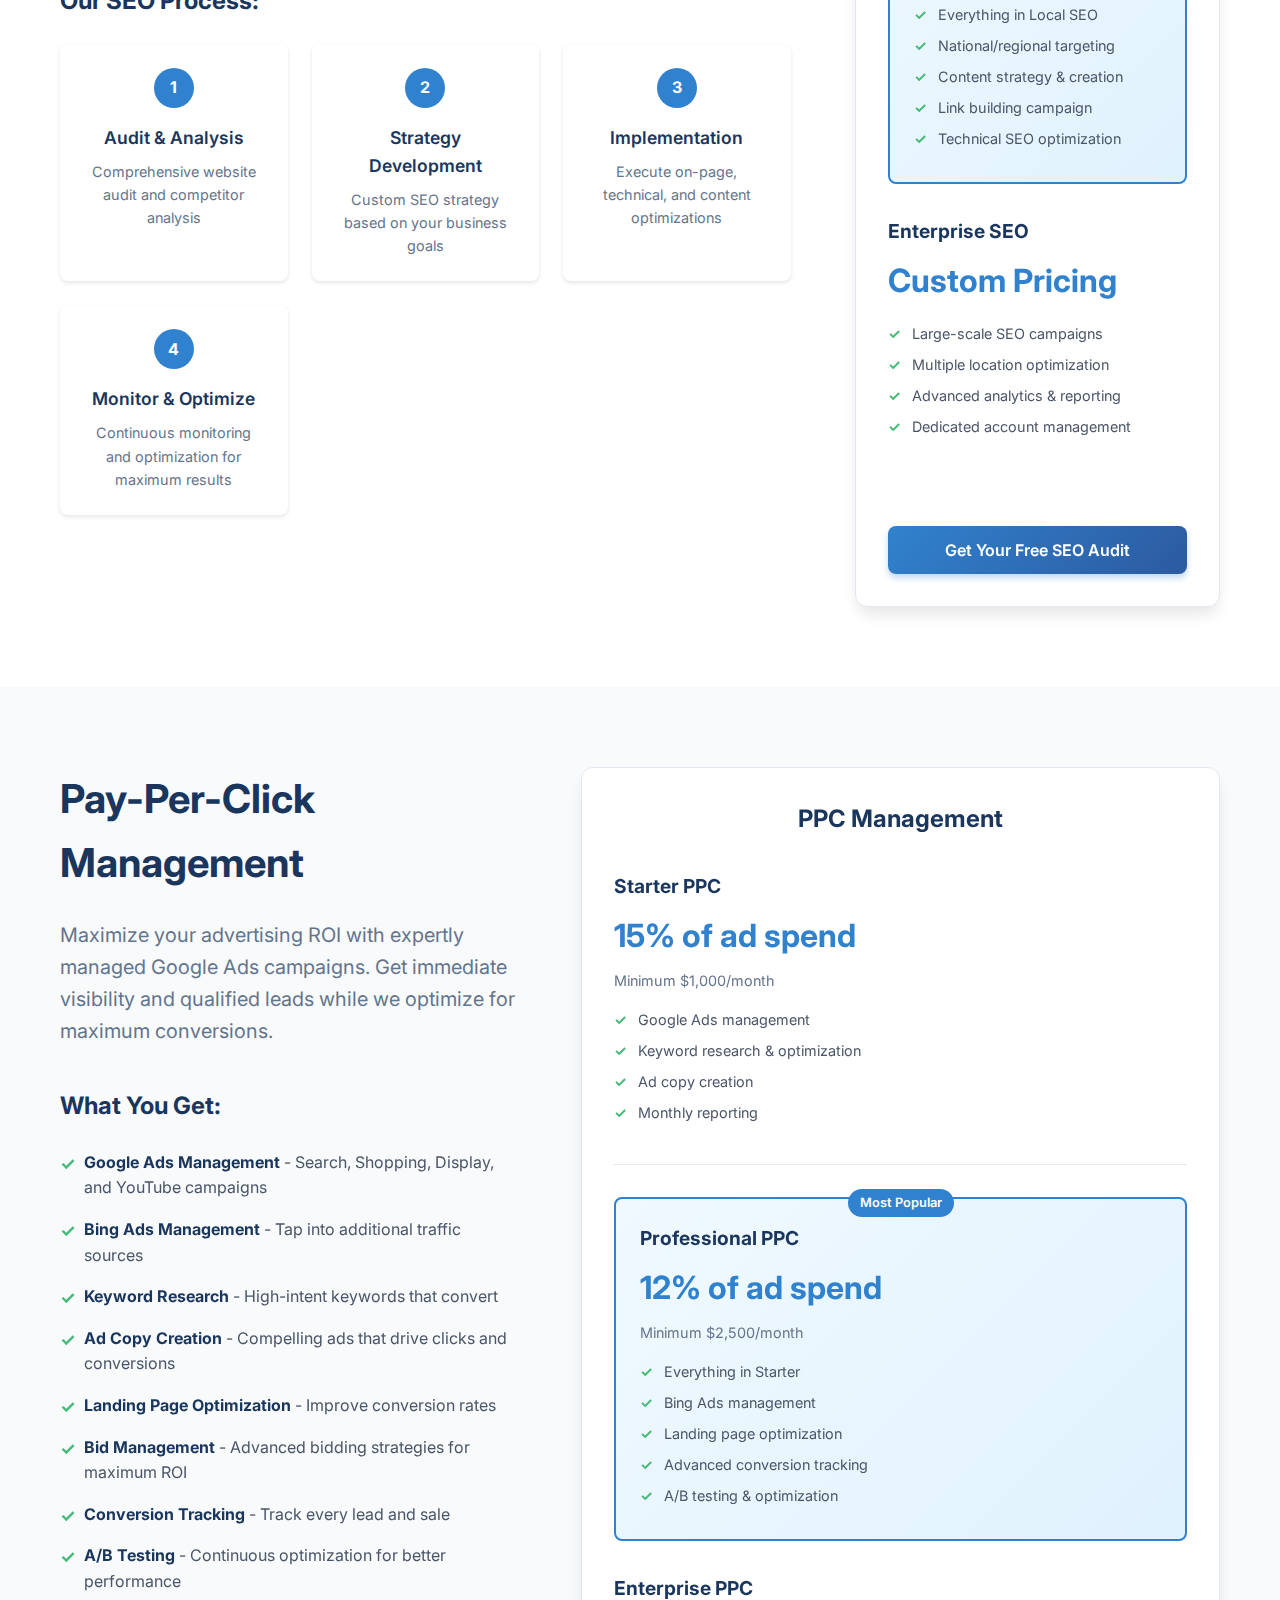
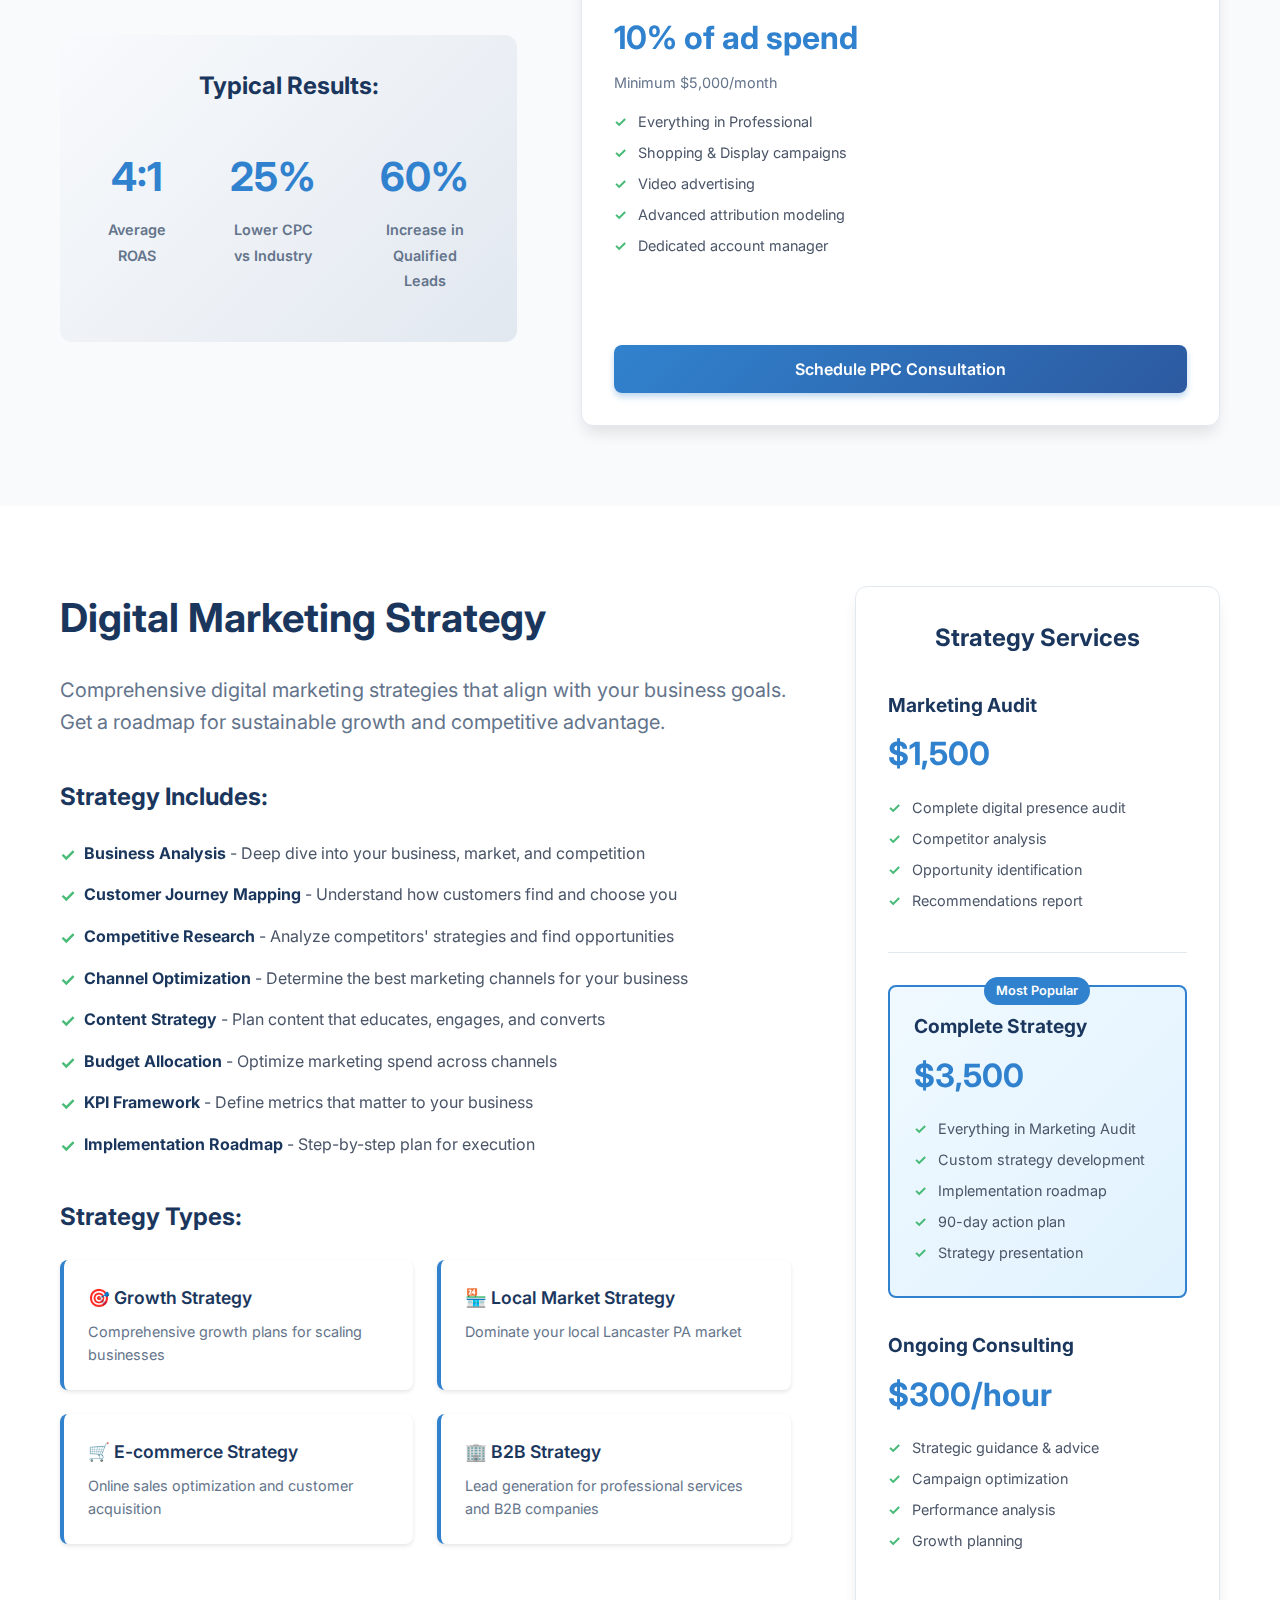
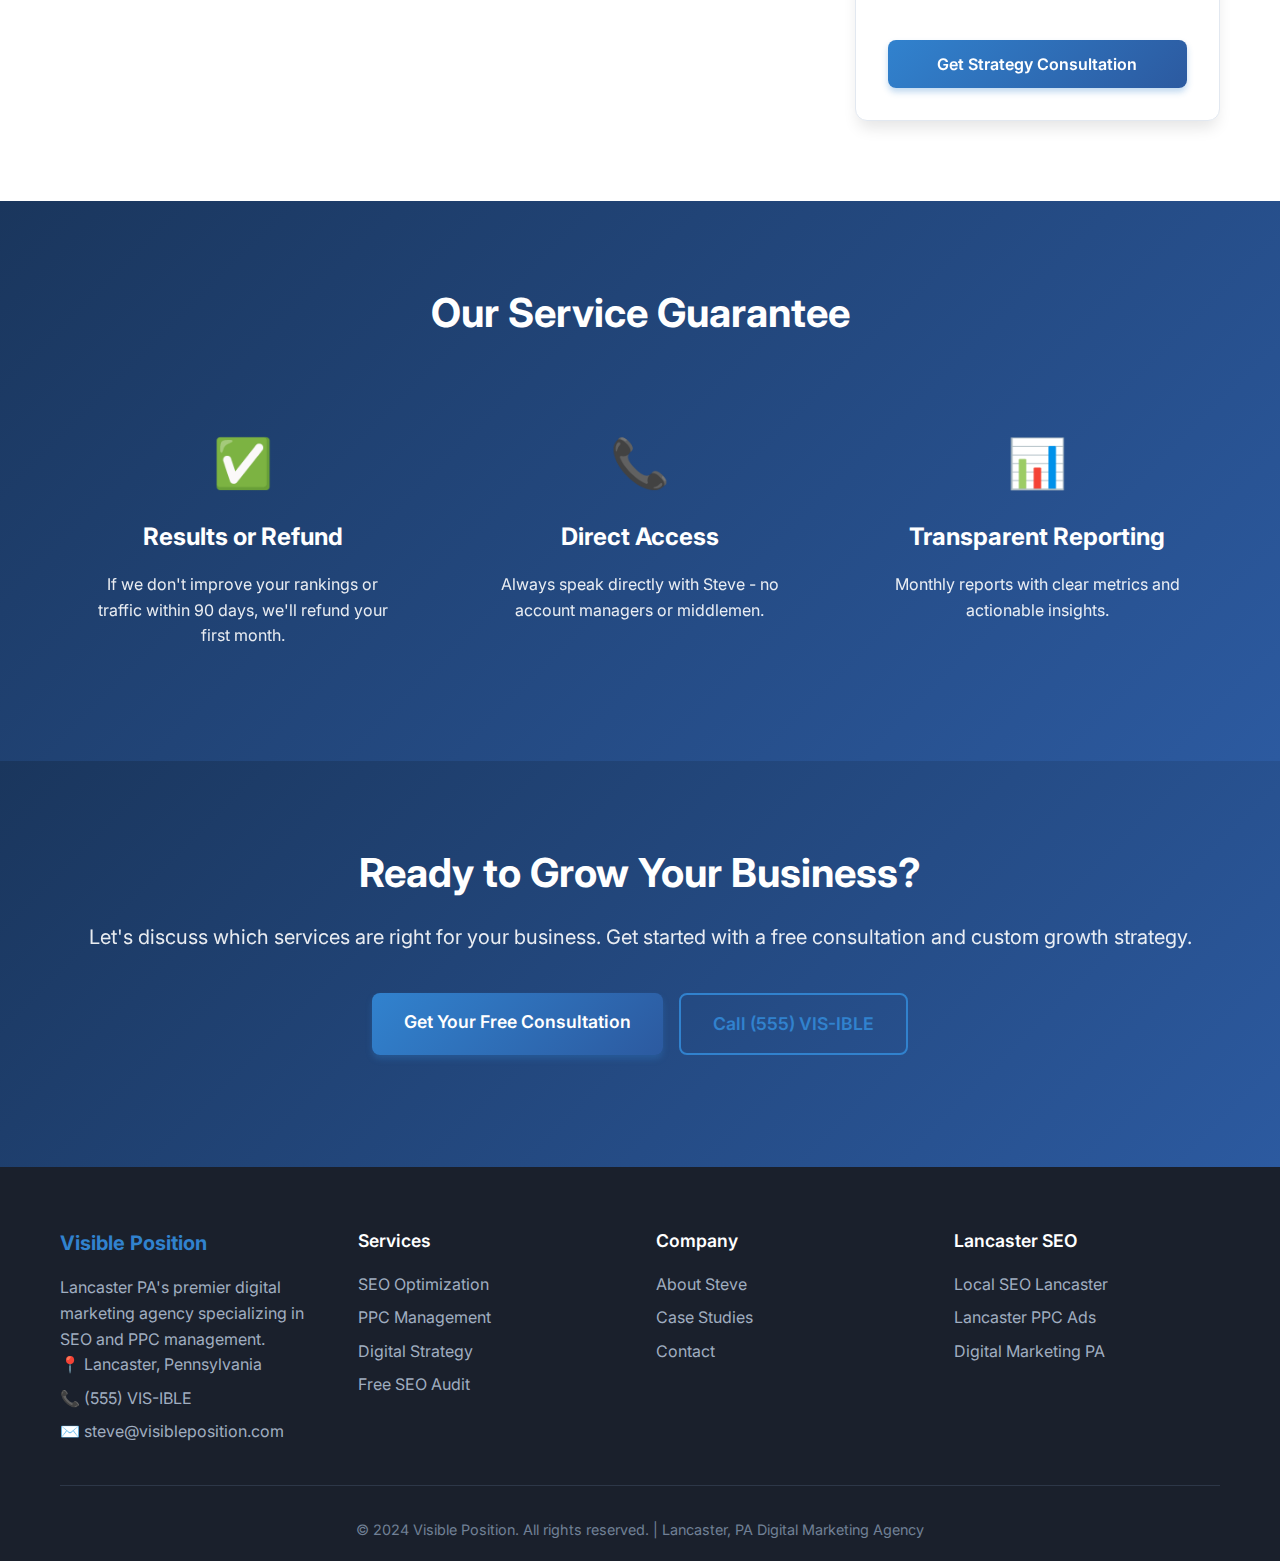
<file: services.html>
<!DOCTYPE html>
<html lang="en">
<head>
    <meta charset="UTF-8">
    <meta name="viewport" content="width=device-width, initial-scale=1.0">
    <title>SEO & PPC Services - Visible Position Digital Marketing Lancaster PA</title>
    <meta name="description" content="Professional SEO and PPC management services in Lancaster PA. Local SEO, Google Ads management, and digital marketing strategies that drive results.">
    <meta name="keywords" content="SEO services Lancaster PA, PPC management, Google Ads Lancaster, local SEO, digital marketing services Pennsylvania">
    <link rel="canonical" href="https://visibleposition.com/services.html">
    
    <!-- Open Graph / Facebook -->
    <meta property="og:type" content="website">
    <meta property="og:url" content="https://visibleposition.com/services.html">
    <meta property="og:title" content="Professional SEO & PPC Services - Visible Position">
    <meta property="og:description" content="Comprehensive digital marketing services including SEO, PPC management, and strategy development in Lancaster PA.">
    
    <link rel="stylesheet" href="css/style.css">
    <link rel="preconnect" href="https://fonts.googleapis.com">
    <link rel="preconnect" href="https://fonts.gstatic.com" crossorigin>
    <link href="https://fonts.googleapis.com/css2?family=Inter:wght@300;400;500;600;700&display=swap" rel="stylesheet">
</head>
<body>
    <!-- Navigation -->
    <nav class="navbar">
        <div class="nav-container">
            <div class="nav-logo">
                <a href="index.html">Visible Position</a>
            </div>
            <ul class="nav-menu">
                <li class="nav-item">
                    <a href="index.html" class="nav-link">Home</a>
                </li>
                <li class="nav-item">
                    <a href="services.html" class="nav-link active">Services</a>
                </li>
                <li class="nav-item">
                    <a href="about.html" class="nav-link">About</a>
                </li>
                <li class="nav-item">
                    <a href="case-studies.html" class="nav-link">Case Studies</a>
                </li>
                <li class="nav-item">
                    <a href="contact.html" class="nav-link">Contact</a>
                </li>
                <li class="nav-item">
                    <a href="contact.html" class="nav-link cta-button">Free SEO Audit</a>
                </li>
            </ul>
            <div class="hamburger">
                <span class="bar"></span>
                <span class="bar"></span>
                <span class="bar"></span>
            </div>
        </div>
    </nav>

    <!-- Services Hero -->
    <section class="hero" id="main-content">
        <div class="hero-container">
            <div class="hero-content">
                <h1 class="hero-title">Professional Digital Marketing <span class="highlight">Services</span></h1>
                <p class="hero-subtitle">Comprehensive SEO and PPC solutions designed to grow your business. 15+ years of proven results in Lancaster PA and beyond.</p>
                <div class="hero-cta">
                    <a href="contact.html" class="btn btn-primary">Get Started Today</a>
                    <a href="#services-overview" class="btn btn-secondary">View Services</a>
                </div>
            </div>
            <div class="hero-image">
                <div class="hero-visual">
                    <div class="chart-placeholder">📊</div>
                    <p>Data-Driven Results</p>
                </div>
            </div>
        </div>
    </section>

    <!-- Services Overview -->
    <section class="services-overview" id="services-overview">
        <div class="container">
            <div class="section-header">
                <h2>Our Core Services</h2>
                <p>Specialized digital marketing solutions that deliver measurable ROI</p>
            </div>
        </div>
    </section>

    <!-- SEO Services -->
    <section class="service-detail" id="seo">
        <div class="container">
            <div class="service-detail-container">
                <div class="service-detail-content">
                    <div class="service-badge">🔍 SEO</div>
                    <h2>Search Engine Optimization</h2>
                    <p class="service-lead">Dominate search results and attract qualified traffic with our proven SEO strategies. We don't just improve rankings – we drive conversions.</p>
                    
                    <div class="service-benefits">
                        <h3>What You Get:</h3>
                        <ul>
                            <li><strong>Comprehensive SEO Audit</strong> - In-depth analysis of your website's current performance</li>
                            <li><strong>Keyword Research & Strategy</strong> - Target high-value keywords that drive conversions</li>
                            <li><strong>On-Page Optimization</strong> - Title tags, meta descriptions, content optimization</li>
                            <li><strong>Technical SEO</strong> - Site speed, mobile optimization, schema markup</li>
                            <li><strong>Content Strategy</strong> - SEO-optimized content that engages and converts</li>
                            <li><strong>Link Building</strong> - High-quality backlinks from authoritative sources</li>
                            <li><strong>Local SEO</strong> - Dominate local search results in Lancaster PA</li>
                            <li><strong>Monthly Reporting</strong> - Transparent reporting with key metrics and insights</li>
                        </ul>
                    </div>

                    <div class="service-process">
                        <h3>Our SEO Process:</h3>
                        <div class="process-grid">
                            <div class="process-item">
                                <div class="process-number">1</div>
                                <h4>Audit & Analysis</h4>
                                <p>Comprehensive website audit and competitor analysis</p>
                            </div>
                            <div class="process-item">
                                <div class="process-number">2</div>
                                <h4>Strategy Development</h4>
                                <p>Custom SEO strategy based on your business goals</p>
                            </div>
                            <div class="process-item">
                                <div class="process-number">3</div>
                                <h4>Implementation</h4>
                                <p>Execute on-page, technical, and content optimizations</p>
                            </div>
                            <div class="process-item">
                                <div class="process-number">4</div>
                                <h4>Monitor & Optimize</h4>
                                <p>Continuous monitoring and optimization for maximum results</p>
                            </div>
                        </div>
                    </div>
                </div>
                <div class="service-detail-sidebar">
                    <div class="pricing-card">
                        <h3>SEO Packages</h3>
                        <div class="price-item">
                            <h4>Local SEO</h4>
                            <p class="price">Starting at $1,500/month</p>
                            <ul>
                                <li>Local keyword optimization</li>
                                <li>Google Business Profile optimization</li>
                                <li>Citation building</li>
                                <li>Monthly reporting</li>
                            </ul>
                        </div>
                        <div class="price-item featured">
                            <h4>Complete SEO</h4>
                            <p class="price">Starting at $2,500/month</p>
                            <ul>
                                <li>Everything in Local SEO</li>
                                <li>National/regional targeting</li>
                                <li>Content strategy & creation</li>
                                <li>Link building campaign</li>
                                <li>Technical SEO optimization</li>
                            </ul>
                        </div>
                        <div class="price-item">
                            <h4>Enterprise SEO</h4>
                            <p class="price">Custom Pricing</p>
                            <ul>
                                <li>Large-scale SEO campaigns</li>
                                <li>Multiple location optimization</li>
                                <li>Advanced analytics & reporting</li>
                                <li>Dedicated account management</li>
                            </ul>
                        </div>
                        <a href="contact.html" class="btn btn-primary btn-block">Get Your Free SEO Audit</a>
                    </div>
                </div>
            </div>
        </div>
    </section>

    <!-- PPC Services -->
    <section class="service-detail alt-bg" id="ppc">
        <div class="container">
            <div class="service-detail-container reverse">
                <div class="service-detail-content">
                    <div class="service-badge">💰 PPC</div>
                    <h2>Pay-Per-Click Management</h2>
                    <p class="service-lead">Maximize your advertising ROI with expertly managed Google Ads campaigns. Get immediate visibility and qualified leads while we optimize for maximum conversions.</p>
                    
                    <div class="service-benefits">
                        <h3>What You Get:</h3>
                        <ul>
                            <li><strong>Google Ads Management</strong> - Search, Shopping, Display, and YouTube campaigns</li>
                            <li><strong>Bing Ads Management</strong> - Tap into additional traffic sources</li>
                            <li><strong>Keyword Research</strong> - High-intent keywords that convert</li>
                            <li><strong>Ad Copy Creation</strong> - Compelling ads that drive clicks and conversions</li>
                            <li><strong>Landing Page Optimization</strong> - Improve conversion rates</li>
                            <li><strong>Bid Management</strong> - Advanced bidding strategies for maximum ROI</li>
                            <li><strong>Conversion Tracking</strong> - Track every lead and sale</li>
                            <li><strong>A/B Testing</strong> - Continuous optimization for better performance</li>
                        </ul>
                    </div>

                    <div class="results-highlight">
                        <h3>Typical Results:</h3>
                        <div class="results-grid">
                            <div class="result-item">
                                <span class="result-number">4:1</span>
                                <span class="result-label">Average ROAS</span>
                            </div>
                            <div class="result-item">
                                <span class="result-number">25%</span>
                                <span class="result-label">Lower CPC vs Industry</span>
                            </div>
                            <div class="result-item">
                                <span class="result-number">60%</span>
                                <span class="result-label">Increase in Qualified Leads</span>
                            </div>
                        </div>
                    </div>
                </div>
                <div class="service-detail-sidebar">
                    <div class="pricing-card">
                        <h3>PPC Management</h3>
                        <div class="price-item">
                            <h4>Starter PPC</h4>
                            <p class="price">15% of ad spend</p>
                            <p class="price-note">Minimum $1,000/month</p>
                            <ul>
                                <li>Google Ads management</li>
                                <li>Keyword research & optimization</li>
                                <li>Ad copy creation</li>
                                <li>Monthly reporting</li>
                            </ul>
                        </div>
                        <div class="price-item featured">
                            <h4>Professional PPC</h4>
                            <p class="price">12% of ad spend</p>
                            <p class="price-note">Minimum $2,500/month</p>
                            <ul>
                                <li>Everything in Starter</li>
                                <li>Bing Ads management</li>
                                <li>Landing page optimization</li>
                                <li>Advanced conversion tracking</li>
                                <li>A/B testing & optimization</li>
                            </ul>
                        </div>
                        <div class="price-item">
                            <h4>Enterprise PPC</h4>
                            <p class="price">10% of ad spend</p>
                            <p class="price-note">Minimum $5,000/month</p>
                            <ul>
                                <li>Everything in Professional</li>
                                <li>Shopping & Display campaigns</li>
                                <li>Video advertising</li>
                                <li>Advanced attribution modeling</li>
                                <li>Dedicated account manager</li>
                            </ul>
                        </div>
                        <a href="contact.html" class="btn btn-primary btn-block">Schedule PPC Consultation</a>
                    </div>
                </div>
            </div>
        </div>
    </section>

    <!-- Digital Strategy Services -->
    <section class="service-detail" id="strategy">
        <div class="container">
            <div class="service-detail-container">
                <div class="service-detail-content">
                    <div class="service-badge">📊 Strategy</div>
                    <h2>Digital Marketing Strategy</h2>
                    <p class="service-lead">Comprehensive digital marketing strategies that align with your business goals. Get a roadmap for sustainable growth and competitive advantage.</p>
                    
                    <div class="service-benefits">
                        <h3>Strategy Includes:</h3>
                        <ul>
                            <li><strong>Business Analysis</strong> - Deep dive into your business, market, and competition</li>
                            <li><strong>Customer Journey Mapping</strong> - Understand how customers find and choose you</li>
                            <li><strong>Competitive Research</strong> - Analyze competitors' strategies and find opportunities</li>
                            <li><strong>Channel Optimization</strong> - Determine the best marketing channels for your business</li>
                            <li><strong>Content Strategy</strong> - Plan content that educates, engages, and converts</li>
                            <li><strong>Budget Allocation</strong> - Optimize marketing spend across channels</li>
                            <li><strong>KPI Framework</strong> - Define metrics that matter to your business</li>
                            <li><strong>Implementation Roadmap</strong> - Step-by-step plan for execution</li>
                        </ul>
                    </div>

                    <div class="strategy-types">
                        <h3>Strategy Types:</h3>
                        <div class="strategy-grid">
                            <div class="strategy-item">
                                <h4>🎯 Growth Strategy</h4>
                                <p>Comprehensive growth plans for scaling businesses</p>
                            </div>
                            <div class="strategy-item">
                                <h4>🏪 Local Market Strategy</h4>
                                <p>Dominate your local Lancaster PA market</p>
                            </div>
                            <div class="strategy-item">
                                <h4>🛒 E-commerce Strategy</h4>
                                <p>Online sales optimization and customer acquisition</p>
                            </div>
                            <div class="strategy-item">
                                <h4>🏢 B2B Strategy</h4>
                                <p>Lead generation for professional services and B2B companies</p>
                            </div>
                        </div>
                    </div>
                </div>
                <div class="service-detail-sidebar">
                    <div class="pricing-card">
                        <h3>Strategy Services</h3>
                        <div class="price-item">
                            <h4>Marketing Audit</h4>
                            <p class="price">$1,500</p>
                            <ul>
                                <li>Complete digital presence audit</li>
                                <li>Competitor analysis</li>
                                <li>Opportunity identification</li>
                                <li>Recommendations report</li>
                            </ul>
                        </div>
                        <div class="price-item featured">
                            <h4>Complete Strategy</h4>
                            <p class="price">$3,500</p>
                            <ul>
                                <li>Everything in Marketing Audit</li>
                                <li>Custom strategy development</li>
                                <li>Implementation roadmap</li>
                                <li>90-day action plan</li>
                                <li>Strategy presentation</li>
                            </ul>
                        </div>
                        <div class="price-item">
                            <h4>Ongoing Consulting</h4>
                            <p class="price">$300/hour</p>
                            <ul>
                                <li>Strategic guidance & advice</li>
                                <li>Campaign optimization</li>
                                <li>Performance analysis</li>
                                <li>Growth planning</li>
                            </ul>
                        </div>
                        <a href="contact.html" class="btn btn-primary btn-block">Get Strategy Consultation</a>
                    </div>
                </div>
            </div>
        </div>
    </section>

    <!-- Service Guarantee -->
    <section class="service-guarantee">
        <div class="container">
            <div class="guarantee-content">
                <h2>Our Service Guarantee</h2>
                <div class="guarantee-grid">
                    <div class="guarantee-item">
                        <div class="guarantee-icon">✅</div>
                        <h3>Results or Refund</h3>
                        <p>If we don't improve your rankings or traffic within 90 days, we'll refund your first month.</p>
                    </div>
                    <div class="guarantee-item">
                        <div class="guarantee-icon">📞</div>
                        <h3>Direct Access</h3>
                        <p>Always speak directly with Steve - no account managers or middlemen.</p>
                    </div>
                    <div class="guarantee-item">
                        <div class="guarantee-icon">📊</div>
                        <h3>Transparent Reporting</h3>
                        <p>Monthly reports with clear metrics and actionable insights.</p>
                    </div>
                </div>
            </div>
        </div>
    </section>

    <!-- CTA Section -->
    <section class="cta-section">
        <div class="container">
            <div class="cta-content">
                <h2>Ready to Grow Your Business?</h2>
                <p>Let's discuss which services are right for your business. Get started with a free consultation and custom growth strategy.</p>
                <div class="cta-buttons">
                    <a href="contact.html" class="btn btn-primary btn-large">Get Your Free Consultation</a>
                    <a href="tel:+1-555-VIS-IBLE" class="btn btn-secondary btn-large">Call (555) VIS-IBLE</a>
                </div>
            </div>
        </div>
    </section>

    <!-- Footer -->
    <footer class="footer">
        <div class="container">
            <div class="footer-content">
                <div class="footer-section">
                    <h3>Visible Position</h3>
                    <p>Lancaster PA's premier digital marketing agency specializing in SEO and PPC management.</p>
                    <div class="contact-info">
                        <p>📍 Lancaster, Pennsylvania</p>
                        <p>📞 <a href="tel:+1-555-VIS-IBLE">(555) VIS-IBLE</a></p>
                        <p>✉️ <a href="mailto:steve@visibleposition.com">steve@visibleposition.com</a></p>
                    </div>
                </div>
                <div class="footer-section">
                    <h4>Services</h4>
                    <ul>
                        <li><a href="#seo">SEO Optimization</a></li>
                        <li><a href="#ppc">PPC Management</a></li>
                        <li><a href="#strategy">Digital Strategy</a></li>
                        <li><a href="contact.html">Free SEO Audit</a></li>
                    </ul>
                </div>
                <div class="footer-section">
                    <h4>Company</h4>
                    <ul>
                        <li><a href="about.html">About Steve</a></li>
                        <li><a href="case-studies.html">Case Studies</a></li>
                        <li><a href="contact.html">Contact</a></li>
                    </ul>
                </div>
                <div class="footer-section">
                    <h4>Lancaster SEO</h4>
                    <ul>
                        <li><a href="#local">Local SEO Lancaster</a></li>
                        <li><a href="#ppc">Lancaster PPC Ads</a></li>
                        <li><a href="#marketing">Digital Marketing PA</a></li>
                    </ul>
                </div>
            </div>
            <div class="footer-bottom">
                <p>&copy; 2024 Visible Position. All rights reserved. | Lancaster, PA Digital Marketing Agency</p>
            </div>
        </div>
    </footer>

    <script src="js/main.js"></script>
</body>
</html>
</file>
<file: css/style.css>
/* ===== RESET & BASE STYLES ===== */
* {
    margin: 0;
    padding: 0;
    box-sizing: border-box;
}

html {
    font-size: 16px;
    scroll-behavior: smooth;
}

body {
    font-family: 'Inter', -apple-system, BlinkMacSystemFont, 'Segoe UI', Roboto, Oxygen, Ubuntu, Cantarell, sans-serif;
    line-height: 1.6;
    color: #333;
    background-color: #fff;
}

/* ===== UTILITY CLASSES ===== */
.container {
    max-width: 1200px;
    margin: 0 auto;
    padding: 0 20px;
}

.section-header {
    text-align: center;
    margin-bottom: 3rem;
}

.section-header h2 {
    font-size: 2.5rem;
    font-weight: 700;
    color: #1a365d;
    margin-bottom: 1rem;
}

.section-header p {
    font-size: 1.25rem;
    color: #64748b;
    max-width: 600px;
    margin: 0 auto;
}

.highlight {
    color: #3182ce;
    font-weight: 700;
}

/* ===== BUTTONS ===== */
.btn {
    display: inline-block;
    padding: 12px 24px;
    border-radius: 8px;
    text-decoration: none;
    font-weight: 600;
    font-size: 1rem;
    transition: all 0.3s ease;
    cursor: pointer;
    border: none;
    text-align: center;
    line-height: 1.5;
}

.btn-primary {
    background: linear-gradient(135deg, #3182ce 0%, #2c5aa0 100%);
    color: white;
    box-shadow: 0 4px 6px rgba(49, 130, 206, 0.3);
}

.btn-primary:hover {
    background: linear-gradient(135deg, #2c5aa0 0%, #2a4d84 100%);
    transform: translateY(-2px);
    box-shadow: 0 8px 25px rgba(49, 130, 206, 0.4);
}

.btn-secondary {
    background: transparent;
    color: #3182ce;
    border: 2px solid #3182ce;
}

.btn-secondary:hover {
    background: #3182ce;
    color: white;
    transform: translateY(-2px);
}

.btn-large {
    padding: 16px 32px;
    font-size: 1.1rem;
}

/* ===== NAVIGATION ===== */
.navbar {
    position: fixed;
    top: 0;
    width: 100%;
    background: rgba(255, 255, 255, 0.95);
    backdrop-filter: blur(10px);
    z-index: 1000;
    box-shadow: 0 2px 10px rgba(0, 0, 0, 0.1);
    transition: all 0.3s ease;
}

.nav-container {
    max-width: 1200px;
    margin: 0 auto;
    padding: 0 20px;
    display: flex;
    justify-content: space-between;
    align-items: center;
    height: 70px;
}

.nav-logo a {
    font-size: 1.5rem;
    font-weight: 700;
    color: #1a365d;
    text-decoration: none;
}

.nav-menu {
    display: flex;
    list-style: none;
    align-items: center;
}

.nav-item {
    margin-left: 2rem;
}

.nav-link {
    text-decoration: none;
    color: #4a5568;
    font-weight: 500;
    transition: color 0.3s ease;
    position: relative;
}

.nav-link:hover,
.nav-link.active {
    color: #3182ce;
}

.nav-link.cta-button {
    background: linear-gradient(135deg, #3182ce 0%, #2c5aa0 100%);
    color: white;
    padding: 8px 16px;
    border-radius: 6px;
    font-size: 0.9rem;
}

.nav-link.cta-button:hover {
    background: linear-gradient(135deg, #2c5aa0 0%, #2a4d84 100%);
    transform: translateY(-1px);
}

.hamburger {
    display: none;
    flex-direction: column;
    cursor: pointer;
}

.bar {
    width: 25px;
    height: 3px;
    background: #333;
    margin: 3px 0;
    transition: 0.3s;
}

/* ===== HERO SECTION ===== */
.hero {
    padding: 120px 0 80px;
    background: linear-gradient(135deg, #f8fafc 0%, #e2e8f0 100%);
    position: relative;
    overflow: hidden;
}

.hero::before {
    content: '';
    position: absolute;
    top: 0;
    left: 0;
    right: 0;
    bottom: 0;
    background: url('data:image/svg+xml,<svg width="60" height="60" viewBox="0 0 60 60" xmlns="http://www.w3.org/2000/svg"><g fill="none" fill-rule="evenodd"><g fill="%23e2e8f0" fill-opacity="0.3"><circle cx="7" cy="7" r="7"/></g></svg>');
    opacity: 0.3;
}

.hero-container {
    max-width: 1200px;
    margin: 0 auto;
    padding: 0 20px;
    display: grid;
    grid-template-columns: 1fr 1fr;
    gap: 4rem;
    align-items: center;
    position: relative;
    z-index: 2;
}

.hero-title {
    font-size: 3.5rem;
    font-weight: 800;
    color: #1a365d;
    line-height: 1.2;
    margin-bottom: 1.5rem;
}

.hero-subtitle {
    font-size: 1.25rem;
    color: #64748b;
    margin-bottom: 2rem;
    line-height: 1.6;
}

.hero-stats {
    display: flex;
    gap: 2rem;
    margin-bottom: 2.5rem;
}

.stat {
    text-align: center;
}

.stat-number {
    display: block;
    font-size: 2rem;
    font-weight: 700;
    color: #3182ce;
}

.stat-label {
    font-size: 0.9rem;
    color: #64748b;
    font-weight: 500;
}

.hero-cta {
    display: flex;
    gap: 1rem;
    flex-wrap: wrap;
}

.hero-visual {
    background: white;
    border-radius: 16px;
    padding: 3rem 2rem;
    box-shadow: 0 20px 25px -5px rgba(0, 0, 0, 0.1), 0 10px 10px -5px rgba(0, 0, 0, 0.04);
    text-align: center;
    position: relative;
}

.chart-placeholder {
    font-size: 4rem;
    margin-bottom: 1rem;
    opacity: 0.8;
}

.hero-visual p {
    font-weight: 600;
    color: #4a5568;
    font-size: 1.1rem;
}

/* ===== SERVICES OVERVIEW ===== */
.services-overview {
    padding: 80px 0;
    background: white;
}

.services-grid {
    display: grid;
    grid-template-columns: repeat(auto-fit, minmax(320px, 1fr));
    gap: 2rem;
    margin-top: 3rem;
}

.service-card {
    background: white;
    border-radius: 12px;
    padding: 2.5rem;
    box-shadow: 0 10px 15px -3px rgba(0, 0, 0, 0.1), 0 4px 6px -2px rgba(0, 0, 0, 0.05);
    transition: all 0.3s ease;
    position: relative;
    border: 1px solid #e2e8f0;
}

.service-card:hover {
    transform: translateY(-5px);
    box-shadow: 0 25px 50px -12px rgba(0, 0, 0, 0.25);
}

.service-card.featured {
    border: 2px solid #3182ce;
    transform: scale(1.05);
}

.service-badge {
    position: absolute;
    top: -10px;
    right: 20px;
    background: #3182ce;
    color: white;
    padding: 4px 12px;
    border-radius: 20px;
    font-size: 0.8rem;
    font-weight: 600;
}

.service-icon {
    font-size: 2.5rem;
    margin-bottom: 1.5rem;
}

.service-card h3 {
    font-size: 1.5rem;
    font-weight: 700;
    color: #1a365d;
    margin-bottom: 1rem;
}

.service-card p {
    color: #64748b;
    margin-bottom: 1.5rem;
    line-height: 1.6;
}

.service-features {
    list-style: none;
    margin-bottom: 1.5rem;
}

.service-features li {
    color: #4a5568;
    margin-bottom: 0.5rem;
    padding-left: 1.5rem;
    position: relative;
}

.service-features li::before {
    content: '✓';
    position: absolute;
    left: 0;
    color: #48bb78;
    font-weight: bold;
}

.service-link {
    color: #3182ce;
    font-weight: 600;
    text-decoration: none;
    transition: color 0.3s ease;
}

.service-link:hover {
    color: #2c5aa0;
}

/* ===== SOCIAL PROOF ===== */
.social-proof {
    padding: 80px 0;
    background: #f8fafc;
}

.testimonials-grid {
    display: grid;
    grid-template-columns: repeat(auto-fit, minmax(300px, 1fr));
    gap: 2rem;
    margin-top: 3rem;
}

.testimonial {
    background: white;
    border-radius: 12px;
    padding: 2rem;
    box-shadow: 0 4px 6px -1px rgba(0, 0, 0, 0.1), 0 2px 4px -1px rgba(0, 0, 0, 0.06);
    position: relative;
}

.testimonial::before {
    content: '"';
    font-size: 3rem;
    color: #3182ce;
    position: absolute;
    top: 10px;
    left: 20px;
    font-family: serif;
}

.testimonial-content {
    margin-bottom: 1.5rem;
    padding-top: 1rem;
}

.testimonial-content p {
    color: #4a5568;
    font-style: italic;
    line-height: 1.6;
}

.testimonial-author strong {
    color: #1a365d;
    font-weight: 600;
}

.testimonial-author span {
    color: #64748b;
    font-size: 0.9rem;
    display: block;
    margin-top: 0.25rem;
}

/* ===== PROCESS ===== */
.process {
    padding: 80px 0;
    background: white;
}

.process-steps {
    display: grid;
    grid-template-columns: repeat(auto-fit, minmax(250px, 1fr));
    gap: 2rem;
    margin-top: 3rem;
}

.step {
    text-align: center;
    position: relative;
}

.step-number {
    width: 60px;
    height: 60px;
    background: linear-gradient(135deg, #3182ce 0%, #2c5aa0 100%);
    color: white;
    border-radius: 50%;
    display: flex;
    align-items: center;
    justify-content: center;
    font-size: 1.5rem;
    font-weight: 700;
    margin: 0 auto 1.5rem;
    box-shadow: 0 4px 6px rgba(49, 130, 206, 0.3);
}

.step h3 {
    font-size: 1.25rem;
    font-weight: 700;
    color: #1a365d;
    margin-bottom: 1rem;
}

.step p {
    color: #64748b;
    line-height: 1.6;
}

/* ===== CTA SECTION ===== */
.cta-section {
    padding: 80px 0;
    background: linear-gradient(135deg, #1a365d 0%, #2c5aa0 100%);
    color: white;
    text-align: center;
}

.cta-content h2 {
    font-size: 2.5rem;
    font-weight: 700;
    margin-bottom: 1rem;
}

.cta-content p {
    font-size: 1.25rem;
    margin-bottom: 2.5rem;
    opacity: 0.9;
}

.cta-buttons {
    display: flex;
    gap: 1rem;
    justify-content: center;
    margin-bottom: 2rem;
    flex-wrap: wrap;
}

.cta-guarantee {
    background: rgba(255, 255, 255, 0.1);
    border-radius: 8px;
    padding: 1.5rem;
    margin: 2rem auto 0;
    max-width: 500px;
}

.cta-guarantee p {
    font-size: 1rem;
    margin: 0;
    text-align: left;
}

/* ===== FOOTER ===== */
.footer {
    background: #1a202c;
    color: white;
    padding: 60px 0 20px;
}

.footer-content {
    display: grid;
    grid-template-columns: repeat(auto-fit, minmax(250px, 1fr));
    gap: 2rem;
    margin-bottom: 2rem;
}

.footer-section h3 {
    font-size: 1.25rem;
    font-weight: 700;
    margin-bottom: 1rem;
    color: #3182ce;
}

.footer-section h4 {
    font-size: 1.1rem;
    font-weight: 600;
    margin-bottom: 1rem;
}

.footer-section p,
.footer-section ul {
    color: #a0aec0;
    line-height: 1.6;
}

.footer-section ul {
    list-style: none;
}

.footer-section ul li {
    margin-bottom: 0.5rem;
}

.footer-section a {
    color: #a0aec0;
    text-decoration: none;
    transition: color 0.3s ease;
}

.footer-section a:hover {
    color: #3182ce;
}

.contact-info p {
    margin-bottom: 0.5rem;
}

.footer-bottom {
    border-top: 1px solid #2d3748;
    padding-top: 2rem;
    text-align: center;
    color: #718096;
    font-size: 0.9rem;
}

/* ===== RESPONSIVE DESIGN ===== */
@media (max-width: 768px) {
    .hamburger {
        display: flex;
    }
    
    .nav-menu {
        position: fixed;
        left: -100%;
        top: 70px;
        flex-direction: column;
        background-color: white;
        width: 100%;
        text-align: center;
        transition: 0.3s;
        box-shadow: 0 10px 27px rgba(0, 0, 0, 0.05);
        padding: 2rem 0;
    }
    
    .nav-menu.active {
        left: 0;
    }
    
    .nav-item {
        margin: 1rem 0;
    }
    
    .hero-container {
        grid-template-columns: 1fr;
        gap: 2rem;
        text-align: center;
    }
    
    .hero-title {
        font-size: 2.5rem;
    }
    
    .hero-stats {
        justify-content: center;
        gap: 1.5rem;
    }
    
    .hero-cta {
        justify-content: center;
    }
    
    .section-header h2 {
        font-size: 2rem;
    }
    
    .services-grid {
        grid-template-columns: 1fr;
        gap: 1.5rem;
    }
    
    .service-card.featured {
        transform: none;
    }
    
    .testimonials-grid {
        grid-template-columns: 1fr;
    }
    
    .process-steps {
        grid-template-columns: 1fr;
        gap: 3rem;
    }
    
    .cta-content h2 {
        font-size: 2rem;
    }
    
    .cta-buttons {
        flex-direction: column;
        align-items: center;
    }
    
    .btn-large {
        width: 100%;
        max-width: 300px;
    }
}

@media (max-width: 480px) {
    .container {
        padding: 0 15px;
    }
    
    .hero {
        padding: 100px 0 60px;
    }
    
    .hero-title {
        font-size: 2rem;
    }
    
    .hero-stats {
        flex-direction: column;
        gap: 1rem;
    }
    
    .hero-cta {
        flex-direction: column;
    }
    
    .btn {
        width: 100%;
        text-align: center;
    }
    
    .service-card,
    .testimonial {
        padding: 1.5rem;
    }
    
    .footer-content {
        grid-template-columns: 1fr;
        gap: 2rem;
    }
}

/* ===== ANIMATIONS ===== */
@keyframes fadeInUp {
    from {
        opacity: 0;
        transform: translateY(30px);
    }
    to {
        opacity: 1;
        transform: translateY(0);
    }
}

.service-card,
.testimonial,
.step {
    animation: fadeInUp 0.6s ease forwards;
}

/* ===== FORM STYLES ===== */
.form-group {
    margin-bottom: 1.5rem;
}

.form-group label {
    display: block;
    margin-bottom: 0.5rem;
    font-weight: 600;
    color: #374151;
}

.form-control {
    width: 100%;
    padding: 12px 16px;
    border: 2px solid #e5e7eb;
    border-radius: 8px;
    font-size: 1rem;
    transition: border-color 0.3s ease;
}

.form-control:focus {
    outline: none;
    border-color: #3182ce;
    box-shadow: 0 0 0 3px rgba(49, 130, 206, 0.1);
}

textarea.form-control {
    resize: vertical;
    min-height: 120px;
}

/* ===== SERVICE DETAIL PAGES ===== */
.service-detail {
    padding: 80px 0;
}

.service-detail.alt-bg {
    background: #f8fafc;
}

.service-detail-container {
    display: grid;
    grid-template-columns: 2fr 1fr;
    gap: 4rem;
    align-items: start;
}

.service-detail-container.reverse {
    grid-template-columns: 1fr 2fr;
}

.service-badge {
    display: inline-block;
    background: linear-gradient(135deg, #3182ce 0%, #2c5aa0 100%);
    color: white;
    padding: 8px 16px;
    border-radius: 20px;
    font-weight: 600;
    margin-bottom: 1.5rem;
    font-size: 0.9rem;
}

.service-detail h2 {
    font-size: 2.5rem;
    font-weight: 700;
    color: #1a365d;
    margin-bottom: 1.5rem;
}

.service-lead {
    font-size: 1.25rem;
    color: #64748b;
    line-height: 1.6;
    margin-bottom: 2.5rem;
}

.service-benefits h3,
.service-process h3,
.strategy-types h3 {
    font-size: 1.5rem;
    font-weight: 700;
    color: #1a365d;
    margin-bottom: 1.5rem;
}

.service-benefits ul {
    list-style: none;
    margin-bottom: 2.5rem;
}

.service-benefits li {
    margin-bottom: 1rem;
    padding-left: 1.5rem;
    position: relative;
    color: #4a5568;
    line-height: 1.6;
}

.service-benefits li::before {
    content: '✓';
    position: absolute;
    left: 0;
    color: #48bb78;
    font-weight: bold;
    font-size: 1.1rem;
}

.service-benefits strong {
    color: #1a365d;
}

/* Process Grid */
.process-grid {
    display: grid;
    grid-template-columns: repeat(auto-fit, minmax(200px, 1fr));
    gap: 1.5rem;
    margin-top: 1.5rem;
}

.process-item {
    text-align: center;
    padding: 1.5rem;
    background: white;
    border-radius: 8px;
    box-shadow: 0 2px 4px rgba(0, 0, 0, 0.1);
}

.process-number {
    width: 40px;
    height: 40px;
    background: #3182ce;
    color: white;
    border-radius: 50%;
    display: flex;
    align-items: center;
    justify-content: center;
    font-weight: 700;
    margin: 0 auto 1rem;
}

.process-item h4 {
    font-size: 1.1rem;
    font-weight: 600;
    color: #1a365d;
    margin-bottom: 0.5rem;
}

.process-item p {
    color: #64748b;
    font-size: 0.9rem;
}

/* Results Highlight */
.results-highlight {
    background: linear-gradient(135deg, #f8fafc 0%, #e2e8f0 100%);
    padding: 2rem;
    border-radius: 12px;
    margin-top: 2rem;
}

.results-highlight h3 {
    font-size: 1.5rem;
    font-weight: 700;
    color: #1a365d;
    margin-bottom: 1.5rem;
    text-align: center;
}

.results-grid {
    display: grid;
    grid-template-columns: repeat(3, 1fr);
    gap: 2rem;
    text-align: center;
}

.result-item {
    padding: 1rem;
}

.result-number {
    display: block;
    font-size: 2.5rem;
    font-weight: 700;
    color: #3182ce;
    margin-bottom: 0.5rem;
}

.result-label {
    font-size: 0.9rem;
    color: #64748b;
    font-weight: 600;
}

/* Strategy Types */
.strategy-grid {
    display: grid;
    grid-template-columns: repeat(auto-fit, minmax(250px, 1fr));
    gap: 1.5rem;
    margin-top: 1.5rem;
}

.strategy-item {
    background: white;
    padding: 1.5rem;
    border-radius: 8px;
    box-shadow: 0 2px 4px rgba(0, 0, 0, 0.1);
    border-left: 4px solid #3182ce;
}

.strategy-item h4 {
    font-size: 1.1rem;
    font-weight: 600;
    color: #1a365d;
    margin-bottom: 0.5rem;
}

.strategy-item p {
    color: #64748b;
    font-size: 0.9rem;
}

/* Pricing Sidebar */
.pricing-card {
    background: white;
    border-radius: 12px;
    padding: 2rem;
    box-shadow: 0 10px 15px -3px rgba(0, 0, 0, 0.1);
    border: 1px solid #e2e8f0;
    position: sticky;
    top: 100px;
}

.pricing-card h3 {
    font-size: 1.5rem;
    font-weight: 700;
    color: #1a365d;
    margin-bottom: 2rem;
    text-align: center;
}

.price-item {
    margin-bottom: 2rem;
    padding-bottom: 2rem;
    border-bottom: 1px solid #e2e8f0;
}

.price-item:last-of-type {
    border-bottom: none;
    margin-bottom: 2rem;
}

.price-item.featured {
    background: linear-gradient(135deg, #f0f9ff 0%, #e0f2fe 100%);
    padding: 1.5rem;
    border-radius: 8px;
    border: 2px solid #3182ce;
    position: relative;
}

.price-item.featured::before {
    content: 'Most Popular';
    position: absolute;
    top: -10px;
    left: 50%;
    transform: translateX(-50%);
    background: #3182ce;
    color: white;
    padding: 4px 12px;
    border-radius: 20px;
    font-size: 0.8rem;
    font-weight: 600;
}

.price-item h4 {
    font-size: 1.2rem;
    font-weight: 700;
    color: #1a365d;
    margin-bottom: 0.5rem;
}

.price {
    font-size: 2rem;
    font-weight: 700;
    color: #3182ce;
    margin-bottom: 0.5rem;
}

.price-note {
    font-size: 0.9rem;
    color: #64748b;
    margin-bottom: 1rem;
}

.price-item ul {
    list-style: none;
    margin-top: 1rem;
}

.price-item li {
    color: #4a5568;
    margin-bottom: 0.5rem;
    padding-left: 1.5rem;
    position: relative;
    font-size: 0.9rem;
}

.price-item li::before {
    content: '✓';
    position: absolute;
    left: 0;
    color: #48bb78;
    font-weight: bold;
}

.btn-block {
    width: 100%;
    text-align: center;
    margin-top: 1rem;
}

/* Service Guarantee */
.service-guarantee {
    padding: 80px 0;
    background: linear-gradient(135deg, #1a365d 0%, #2c5aa0 100%);
    color: white;
}

.guarantee-content h2 {
    font-size: 2.5rem;
    font-weight: 700;
    text-align: center;
    margin-bottom: 3rem;
}

.guarantee-grid {
    display: grid;
    grid-template-columns: repeat(auto-fit, minmax(300px, 1fr));
    gap: 2rem;
}

.guarantee-item {
    text-align: center;
    padding: 2rem;
}

.guarantee-icon {
    font-size: 3rem;
    margin-bottom: 1rem;
}

.guarantee-item h3 {
    font-size: 1.5rem;
    font-weight: 700;
    margin-bottom: 1rem;
}

.guarantee-item p {
    opacity: 0.9;
    line-height: 1.6;
}

/* ===== ACCESSIBILITY ===== */
.sr-only {
    position: absolute;
    width: 1px;
    height: 1px;
    padding: 0;
    margin: -1px;
    overflow: hidden;
    clip: rect(0, 0, 0, 0);
    white-space: nowrap;
    border: 0;
}

:focus {
    outline: 2px solid #3182ce;
    outline-offset: 2px;
}

@media (prefers-reduced-motion: reduce) {
    * {
        animation-duration: 0.01ms !important;
        animation-iteration-count: 1 !important;
        transition-duration: 0.01ms !important;
    }
}

/* ===== ABOUT PAGE STYLES ===== */
.about-hero {
    padding: 120px 0 80px;
}

.about-intro {
    display: grid;
    grid-template-columns: 300px 1fr;
    gap: 4rem;
    align-items: center;
    max-width: 1000px;
    margin: 0 auto;
}

.about-image {
    text-align: center;
}

.profile-placeholder {
    width: 250px;
    height: 250px;
    background: linear-gradient(135deg, #3182ce 0%, #2c5aa0 100%);
    border-radius: 50%;
    display: flex;
    flex-direction: column;
    align-items: center;
    justify-content: center;
    color: white;
    box-shadow: 0 20px 25px -5px rgba(0, 0, 0, 0.1);
    margin: 0 auto;
}

.profile-icon {
    font-size: 4rem;
    margin-bottom: 0.5rem;
}

.profile-placeholder p {
    font-size: 1.5rem;
    font-weight: 600;
    margin: 0;
}

.about-content h1 {
    font-size: 3rem;
    font-weight: 700;
    color: #1a365d;
    margin-bottom: 0.5rem;
}

.about-subtitle {
    font-size: 1.5rem;
    color: #3182ce;
    font-weight: 600;
    margin-bottom: 1.5rem;
}

.about-lead {
    font-size: 1.25rem;
    color: #64748b;
    line-height: 1.6;
    margin-bottom: 2rem;
}

.credentials {
    display: flex;
    flex-direction: column;
    gap: 1rem;
}

.credential-item {
    display: flex;
    align-items: center;
    gap: 1rem;
    padding: 1rem;
    background: rgba(49, 130, 206, 0.1);
    border-radius: 8px;
}

.credential-icon {
    font-size: 2rem;
    width: 50px;
    text-align: center;
}

.credential-item strong {
    display: block;
    color: #1a365d;
    font-weight: 700;
    margin-bottom: 0.25rem;
}

.credential-item p {
    color: #64748b;
    margin: 0;
    font-size: 0.9rem;
}

/* My Story Timeline */
.my-story {
    padding: 80px 0;
    background: #f8fafc;
}

.story-container {
    max-width: 800px;
    margin: 0 auto;
}

.story-container h2 {
    font-size: 2.5rem;
    font-weight: 700;
    color: #1a365d;
    text-align: center;
    margin-bottom: 3rem;
}

.story-timeline {
    position: relative;
    padding-left: 2rem;
}

.story-timeline::before {
    content: '';
    position: absolute;
    left: 30px;
    top: 0;
    bottom: 0;
    width: 2px;
    background: #3182ce;
}

.timeline-item {
    position: relative;
    margin-bottom: 3rem;
    padding-left: 3rem;
}

.timeline-item::before {
    content: '';
    position: absolute;
    left: -8px;
    top: 0;
    width: 16px;
    height: 16px;
    background: #3182ce;
    border-radius: 50%;
    border: 3px solid white;
    box-shadow: 0 0 0 3px #3182ce;
}

.timeline-year {
    position: absolute;
    left: -60px;
    top: -5px;
    font-size: 1.1rem;
    font-weight: 700;
    color: #3182ce;
    background: white;
    padding: 5px 10px;
    border-radius: 20px;
    border: 2px solid #3182ce;
}

.timeline-content h3 {
    font-size: 1.5rem;
    font-weight: 700;
    color: #1a365d;
    margin-bottom: 1rem;
}

.timeline-content p {
    color: #4a5568;
    line-height: 1.6;
}

/* My Approach */
.my-approach {
    padding: 80px 0;
    background: white;
}

.approach-grid {
    display: grid;
    grid-template-columns: repeat(auto-fit, minmax(300px, 1fr));
    gap: 2rem;
    margin-top: 3rem;
}

.approach-item {
    background: #f8fafc;
    padding: 2rem;
    border-radius: 12px;
    text-align: center;
    transition: transform 0.3s ease, box-shadow 0.3s ease;
}

.approach-item:hover {
    transform: translateY(-5px);
    box-shadow: 0 10px 25px rgba(0, 0, 0, 0.1);
}

.approach-icon {
    font-size: 3rem;
    margin-bottom: 1rem;
}

.approach-item h3 {
    font-size: 1.25rem;
    font-weight: 700;
    color: #1a365d;
    margin-bottom: 1rem;
}

.approach-item p {
    color: #64748b;
    line-height: 1.6;
}

/* Certifications */
.certifications {
    padding: 80px 0;
    background: #f8fafc;
}

.cert-grid {
    display: grid;
    grid-template-columns: repeat(auto-fit, minmax(300px, 1fr));
    gap: 2rem;
    margin-top: 3rem;
}

.cert-category {
    background: white;
    padding: 2rem;
    border-radius: 12px;
    box-shadow: 0 4px 6px -1px rgba(0, 0, 0, 0.1);
}

.cert-category h3 {
    font-size: 1.5rem;
    font-weight: 700;
    color: #1a365d;
    margin-bottom: 1.5rem;
    border-bottom: 3px solid #3182ce;
    padding-bottom: 0.5rem;
}

.cert-list {
    list-style: none;
}

.cert-list li {
    color: #4a5568;
    margin-bottom: 0.75rem;
    padding-left: 1.5rem;
    position: relative;
}

.cert-list li::before {
    content: '✓';
    position: absolute;
    left: 0;
    color: #48bb78;
    font-weight: bold;
}

/* Why Choose Me */
.why-choose {
    padding: 80px 0;
    background: white;
}

.why-choose-container {
    display: grid;
    grid-template-columns: 2fr 1fr;
    gap: 4rem;
    align-items: start;
}

.why-choose-content h2 {
    font-size: 2.5rem;
    font-weight: 700;
    color: #1a365d;
    margin-bottom: 2rem;
}

.reasons-list {
    space-y: 2rem;
}

.reason-item {
    display: flex;
    gap: 1.5rem;
    margin-bottom: 2rem;
    align-items: flex-start;
}

.reason-number {
    background: linear-gradient(135deg, #3182ce 0%, #2c5aa0 100%);
    color: white;
    width: 50px;
    height: 50px;
    border-radius: 50%;
    display: flex;
    align-items: center;
    justify-content: center;
    font-weight: 700;
    font-size: 1.1rem;
    flex-shrink: 0;
}

.reason-content h3 {
    font-size: 1.25rem;
    font-weight: 700;
    color: #1a365d;
    margin-bottom: 0.5rem;
}

.reason-content p {
    color: #64748b;
    line-height: 1.6;
}

.testimonial-sidebar {
    space-y: 1.5rem;
}

.featured-testimonial {
    background: white;
    border-radius: 12px;
    padding: 1.5rem;
    box-shadow: 0 4px 6px -1px rgba(0, 0, 0, 0.1);
    margin-bottom: 1.5rem;
    border-left: 4px solid #3182ce;
}

.featured-testimonial .testimonial-content p {
    color: #4a5568;
    font-style: italic;
    line-height: 1.6;
    margin-bottom: 1rem;
}

.featured-testimonial .testimonial-author strong {
    color: #1a365d;
    font-weight: 600;
}

.featured-testimonial .testimonial-author span {
    color: #64748b;
    font-size: 0.9rem;
    display: block;
    margin-top: 0.25rem;
}

/* Personal Touch */
.personal-touch {
    padding: 80px 0;
    background: #f8fafc;
}

.personal-content {
    text-align: center;
    max-width: 800px;
    margin: 0 auto;
}

.personal-content h2 {
    font-size: 2.5rem;
    font-weight: 700;
    color: #1a365d;
    margin-bottom: 1.5rem;
}

.personal-lead {
    font-size: 1.25rem;
    color: #64748b;
    line-height: 1.6;
    margin-bottom: 3rem;
}

.personal-grid {
    display: grid;
    grid-template-columns: repeat(auto-fit, minmax(250px, 1fr));
    gap: 2rem;
}

.personal-item {
    background: white;
    padding: 2rem;
    border-radius: 12px;
    box-shadow: 0 4px 6px -1px rgba(0, 0, 0, 0.1);
}

.personal-icon {
    font-size: 2.5rem;
    margin-bottom: 1rem;
    display: block;
}

.personal-item h3 {
    font-size: 1.25rem;
    font-weight: 700;
    color: #1a365d;
    margin-bottom: 0.75rem;
}

.personal-item p {
    color: #64748b;
    line-height: 1.6;
}

/* ===== RESPONSIVE DESIGN FOR ABOUT PAGE ===== */
@media (max-width: 968px) {
    .about-intro {
        grid-template-columns: 1fr;
        gap: 2rem;
        text-align: center;
    }
    
    .why-choose-container {
        grid-template-columns: 1fr;
        gap: 3rem;
    }
    
    .timeline-year {
        position: static;
        display: inline-block;
        margin-bottom: 1rem;
    }
    
    .timeline-item {
        padding-left: 1rem;
    }
    
    .story-timeline {
        padding-left: 0;
    }
    
    .story-timeline::before {
        display: none;
    }
    
    .timeline-item::before {
        display: none;
    }
}

@media (max-width: 768px) {
    .about-content h1 {
        font-size: 2.5rem;
    }
    
    .credentials {
        gap: 0.75rem;
    }
    
    .credential-item {
        padding: 0.75rem;
    }
    
    .approach-grid,
    .cert-grid,
    .personal-grid {
        grid-template-columns: 1fr;
        gap: 1.5rem;
    }
    
    .reason-item {
        flex-direction: column;
        text-align: center;
    }
    
    .reason-number {
        align-self: center;
    }
}

@media (max-width: 480px) {
    .profile-placeholder {
        width: 200px;
        height: 200px;
    }
    
    .profile-icon {
        font-size: 3rem;
    }
    
    .about-content h1 {
        font-size: 2rem;
    }
    
    .about-lead,
    .personal-lead {
        font-size: 1.1rem;
    }
}

/* ===== CONTACT PAGE STYLES ===== */
.contact-hero {
    padding: 120px 0 60px;
    background: linear-gradient(135deg, #f8fafc 0%, #e2e8f0 100%);
}

.contact-intro {
    text-align: center;
    max-width: 800px;
    margin: 0 auto;
}

.contact-intro h1 {
    font-size: 3rem;
    font-weight: 700;
    color: #1a365d;
    margin-bottom: 1.5rem;
}

.contact-subtitle {
    font-size: 1.25rem;
    color: #64748b;
    line-height: 1.6;
    margin-bottom: 3rem;
}

.contact-benefits {
    display: grid;
    grid-template-columns: repeat(auto-fit, minmax(250px, 1fr));
    gap: 2rem;
    margin-top: 2rem;
}

.benefit-item {
    display: flex;
    align-items: center;
    gap: 1rem;
    background: white;
    padding: 1.5rem;
    border-radius: 8px;
    box-shadow: 0 2px 4px rgba(0, 0, 0, 0.1);
}

.benefit-icon {
    font-size: 2rem;
    width: 50px;
    text-align: center;
}

.benefit-item strong {
    display: block;
    color: #1a365d;
    font-weight: 700;
    margin-bottom: 0.25rem;
}

.benefit-item p {
    color: #64748b;
    margin: 0;
    font-size: 0.9rem;
    line-height: 1.4;
}

/* Contact Forms Section */
.contact-forms {
    padding: 80px 0;
    background: white;
}

.forms-container {
    display: grid;
    grid-template-columns: 2fr 1fr;
    gap: 4rem;
    align-items: start;
}

.main-form h2 {
    font-size: 2rem;
    font-weight: 700;
    color: #1a365d;
    margin-bottom: 2rem;
}

.contact-form {
    background: #f8fafc;
    padding: 2.5rem;
    border-radius: 12px;
    border: 1px solid #e2e8f0;
}

.form-row {
    display: grid;
    grid-template-columns: 1fr 1fr;
    gap: 1rem;
}

.form-group {
    margin-bottom: 1.5rem;
}

.form-group label {
    display: block;
    margin-bottom: 0.5rem;
    font-weight: 600;
    color: #374151;
}

.form-control {
    width: 100%;
    padding: 12px 16px;
    border: 2px solid #e5e7eb;
    border-radius: 8px;
    font-size: 1rem;
    transition: border-color 0.3s ease;
    font-family: inherit;
}

.form-control:focus {
    outline: none;
    border-color: #3182ce;
    box-shadow: 0 0 0 3px rgba(49, 130, 206, 0.1);
}

select.form-control {
    cursor: pointer;
}

textarea.form-control {
    resize: vertical;
    min-height: 120px;
}

.form-disclaimer {
    font-size: 0.85rem;
    color: #64748b;
    text-align: center;
    margin-top: 1rem;
    line-height: 1.4;
}

/* Contact Sidebar */
.contact-card {
    background: white;
    border-radius: 12px;
    padding: 2rem;
    box-shadow: 0 10px 15px -3px rgba(0, 0, 0, 0.1);
    border: 1px solid #e2e8f0;
    margin-bottom: 2rem;
}

.contact-card h3 {
    font-size: 1.5rem;
    font-weight: 700;
    color: #1a365d;
    margin-bottom: 1.5rem;
}

.contact-methods {
    space-y: 1.5rem;
}

.contact-method {
    display: flex;
    align-items: flex-start;
    gap: 1rem;
    margin-bottom: 1.5rem;
}

.contact-icon {
    font-size: 1.5rem;
    width: 40px;
    text-align: center;
    margin-top: 0.25rem;
}

.contact-method strong {
    display: block;
    color: #1a365d;
    font-weight: 600;
    margin-bottom: 0.25rem;
}

.contact-method p {
    margin: 0 0 0.25rem 0;
}

.contact-method a {
    color: #3182ce;
    text-decoration: none;
    font-weight: 500;
}

.contact-method a:hover {
    text-decoration: underline;
}

.contact-method small {
    color: #64748b;
    font-size: 0.85rem;
}

/* Quick Stats */
.quick-stats {
    background: #f8fafc;
    border-radius: 12px;
    padding: 2rem;
    margin-bottom: 2rem;
    border: 1px solid #e2e8f0;
}

.quick-stats h4 {
    font-size: 1.25rem;
    font-weight: 700;
    color: #1a365d;
    margin-bottom: 1.5rem;
    text-align: center;
}

.stat-items {
    display: grid;
    grid-template-columns: 1fr 1fr;
    gap: 1rem;
}

.stat-item {
    text-align: center;
    padding: 1rem;
    background: white;
    border-radius: 8px;
}

.stat-value {
    display: block;
    font-size: 1.5rem;
    font-weight: 700;
    color: #3182ce;
    margin-bottom: 0.25rem;
}

.stat-label {
    font-size: 0.8rem;
    color: #64748b;
    font-weight: 500;
}

/* Testimonial Card */
.testimonial-card {
    background: white;
    border-radius: 12px;
    padding: 2rem;
    box-shadow: 0 4px 6px -1px rgba(0, 0, 0, 0.1);
    border-left: 4px solid #3182ce;
}

.testimonial-card .testimonial-content p {
    color: #4a5568;
    font-style: italic;
    line-height: 1.6;
    margin-bottom: 1rem;
}

.testimonial-card .testimonial-author strong {
    color: #1a365d;
    font-weight: 600;
}

.testimonial-card .testimonial-author span {
    color: #64748b;
    font-size: 0.9rem;
    display: block;
    margin-top: 0.25rem;
}

/* What Happens Next */
.what-happens-next {
    padding: 80px 0;
    background: #f8fafc;
}

.process-flow {
    display: flex;
    align-items: center;
    justify-content: center;
    gap: 2rem;
    margin: 3rem 0;
    flex-wrap: wrap;
}

.flow-step {
    text-align: center;
    max-width: 250px;
    background: white;
    padding: 2rem;
    border-radius: 12px;
    box-shadow: 0 4px 6px -1px rgba(0, 0, 0, 0.1);
}

.flow-number {
    width: 50px;
    height: 50px;
    background: linear-gradient(135deg, #3182ce 0%, #2c5aa0 100%);
    color: white;
    border-radius: 50%;
    display: flex;
    align-items: center;
    justify-content: center;
    font-weight: 700;
    font-size: 1.2rem;
    margin: 0 auto 1rem;
}

.flow-content h3 {
    font-size: 1.25rem;
    font-weight: 700;
    color: #1a365d;
    margin-bottom: 1rem;
}

.flow-content p {
    color: #64748b;
    line-height: 1.6;
    font-size: 0.9rem;
}

.flow-content strong {
    color: #3182ce;
}

.flow-arrow {
    font-size: 2rem;
    color: #3182ce;
    font-weight: bold;
}

.guarantee-note {
    background: rgba(49, 130, 206, 0.1);
    padding: 1.5rem;
    border-radius: 8px;
    text-align: center;
    margin-top: 2rem;
}

.guarantee-note p {
    margin: 0;
    color: #1a365d;
    font-weight: 500;
}

/* FAQ Section */
.faq-section {
    padding: 80px 0;
    background: white;
}

.faq-container {
    max-width: 800px;
    margin: 0 auto;
}

.faq-item {
    border-bottom: 1px solid #e2e8f0;
    padding: 1.5rem 0;
}

.faq-question {
    font-size: 1.1rem;
    font-weight: 600;
    color: #1a365d;
    margin-bottom: 1rem;
    cursor: pointer;
    display: flex;
    justify-content: space-between;
    align-items: center;
}

.faq-question:hover {
    color: #3182ce;
}

.faq-question::after {
    content: '+';
    font-size: 1.5rem;
    font-weight: 300;
    transition: transform 0.3s ease;
}

.faq-item.active .faq-question::after {
    transform: rotate(45deg);
}

.faq-answer {
    color: #64748b;
    line-height: 1.6;
    padding-left: 1rem;
}

.faq-answer p {
    margin: 0;
}

/* Emergency Contact */
.emergency-contact {
    padding: 60px 0;
    background: linear-gradient(135deg, #dc2626 0%, #b91c1c 100%);
    color: white;
    text-align: center;
}

.emergency-content h2 {
    font-size: 2rem;
    font-weight: 700;
    margin-bottom: 1rem;
}

.emergency-content p {
    font-size: 1.1rem;
    margin-bottom: 2rem;
    opacity: 0.95;
}

.emergency-cta {
    display: flex;
    flex-direction: column;
    align-items: center;
    gap: 1rem;
}

.emergency-note {
    font-size: 0.9rem;
    opacity: 0.9;
    margin: 0;
}

/* ===== RESPONSIVE DESIGN FOR CONTACT PAGE ===== */
@media (max-width: 968px) {
    .forms-container {
        grid-template-columns: 1fr;
        gap: 3rem;
    }
    
    .contact-benefits {
        grid-template-columns: 1fr;
        gap: 1rem;
    }
    
    .benefit-item {
        flex-direction: column;
        text-align: center;
    }
    
    .flow-arrow {
        display: none;
    }
    
    .process-flow {
        flex-direction: column;
        gap: 2rem;
    }
}

@media (max-width: 768px) {
    .contact-hero {
        padding: 100px 0 60px;
    }
    
    .contact-intro h1 {
        font-size: 2.5rem;
    }
    
    .form-row {
        grid-template-columns: 1fr;
    }
    
    .contact-form {
        padding: 2rem;
    }
    
    .stat-items {
        grid-template-columns: 1fr;
    }
    
    .emergency-content h2 {
        font-size: 1.75rem;
    }
}

@media (max-width: 480px) {
    .contact-intro h1 {
        font-size: 2rem;
    }
    
    .contact-form {
        padding: 1.5rem;
    }
    
    .contact-card,
    .quick-stats,
    .testimonial-card {
        padding: 1.5rem;
    }
    
    .flow-step {
        padding: 1.5rem;
    }
}

/* ===== CASE STUDIES PAGE STYLES ===== */
.case-studies-hero {
    padding: 120px 0 80px;
    background: linear-gradient(135deg, #1a365d 0%, #2c5aa0 100%);
    color: white;
}

.case-studies-hero .hero-content {
    text-align: center;
    max-width: 800px;
    margin: 0 auto;
}

.case-studies-hero h1 {
    font-size: 3rem;
    font-weight: 700;
    margin-bottom: 1.5rem;
}

.case-studies-hero .hero-subtitle {
    font-size: 1.25rem;
    opacity: 0.95;
    line-height: 1.6;
    margin-bottom: 3rem;
}

.results-preview {
    display: grid;
    grid-template-columns: repeat(3, 1fr);
    gap: 2rem;
    max-width: 600px;
    margin: 0 auto;
}

.result-preview-item {
    text-align: center;
    padding: 1.5rem;
    background: rgba(255, 255, 255, 0.1);
    border-radius: 8px;
    backdrop-filter: blur(10px);
}

.result-preview-item .result-number {
    display: block;
    font-size: 2rem;
    font-weight: 700;
    margin-bottom: 0.5rem;
}

.result-preview-item .result-label {
    font-size: 0.9rem;
    opacity: 0.9;
    font-weight: 500;
}

/* Featured Case Study */
.featured-case-study {
    padding: 80px 0;
    background: white;
}

.featured-case-container {
    display: grid;
    grid-template-columns: 2fr 1fr;
    gap: 4rem;
    align-items: start;
}

.case-study-badge {
    display: inline-block;
    background: linear-gradient(135deg, #3182ce 0%, #2c5aa0 100%);
    color: white;
    padding: 8px 16px;
    border-radius: 20px;
    font-weight: 600;
    font-size: 0.9rem;
    margin-bottom: 1.5rem;
}

.featured-case-study h2 {
    font-size: 2.5rem;
    font-weight: 700;
    color: #1a365d;
    margin-bottom: 1rem;
}

.case-study-subtitle {
    font-size: 1.25rem;
    color: #64748b;
    line-height: 1.6;
    margin-bottom: 2.5rem;
}

.challenge-section,
.solution-section {
    margin-bottom: 2.5rem;
}

.challenge-section h3,
.solution-section h3 {
    font-size: 1.5rem;
    font-weight: 700;
    color: #1a365d;
    margin-bottom: 1rem;
}

.challenge-section p,
.solution-section p {
    color: #4a5568;
    line-height: 1.6;
    margin-bottom: 1.5rem;
}

.challenge-list {
    list-style: none;
    margin-left: 0;
}

.challenge-list li {
    color: #4a5568;
    margin-bottom: 0.75rem;
    padding-left: 1.5rem;
    position: relative;
}

.challenge-list li::before {
    content: '❌';
    position: absolute;
    left: 0;
    font-size: 0.9rem;
}

.solution-grid {
    display: grid;
    grid-template-columns: 1fr 1fr;
    gap: 1.5rem;
    margin-top: 1.5rem;
}

.solution-item {
    background: #f8fafc;
    padding: 1.5rem;
    border-radius: 8px;
    border-left: 4px solid #3182ce;
}

.solution-item h4 {
    font-size: 1.1rem;
    font-weight: 600;
    color: #1a365d;
    margin-bottom: 0.75rem;
}

.solution-item p {
    color: #64748b;
    font-size: 0.9rem;
    line-height: 1.6;
    margin: 0;
}

/* Results Card */
.results-card {
    background: linear-gradient(135deg, #f8fafc 0%, #e2e8f0 100%);
    border-radius: 12px;
    padding: 2.5rem;
    box-shadow: 0 10px 15px -3px rgba(0, 0, 0, 0.1);
    position: sticky;
    top: 100px;
}

.results-card h3 {
    font-size: 1.5rem;
    font-weight: 700;
    color: #1a365d;
    margin-bottom: 2rem;
    text-align: center;
}

.result-metrics {
    display: grid;
    grid-template-columns: 1fr 1fr;
    gap: 1.5rem;
    margin-bottom: 2rem;
}

.metric-item {
    text-align: center;
    background: white;
    padding: 1.5rem;
    border-radius: 8px;
    box-shadow: 0 2px 4px rgba(0, 0, 0, 0.1);
}

.metric-value {
    display: block;
    font-size: 2rem;
    font-weight: 700;
    color: #3182ce;
    margin-bottom: 0.5rem;
}

.metric-label {
    font-size: 0.9rem;
    color: #64748b;
    font-weight: 600;
}

.testimonial-quote {
    background: white;
    padding: 1.5rem;
    border-radius: 8px;
    border-left: 4px solid #3182ce;
    margin-top: 1rem;
}

.testimonial-quote p {
    font-style: italic;
    color: #4a5568;
    line-height: 1.6;
    margin-bottom: 0.75rem;
}

.testimonial-quote cite {
    font-weight: 600;
    color: #1a365d;
    font-style: normal;
}

/* Case Studies Grid */
.case-studies-grid {
    padding: 80px 0;
    background: #f8fafc;
}

.cases-grid {
    display: grid;
    grid-template-columns: repeat(auto-fit, minmax(350px, 1fr));
    gap: 2rem;
    margin-top: 3rem;
}

.case-study-card {
    background: white;
    border-radius: 12px;
    padding: 2rem;
    box-shadow: 0 4px 6px -1px rgba(0, 0, 0, 0.1);
    transition: transform 0.3s ease, box-shadow 0.3s ease;
    border: 1px solid #e2e8f0;
}

.case-study-card:hover {
    transform: translateY(-5px);
    box-shadow: 0 10px 25px rgba(0, 0, 0, 0.15);
}

.case-header {
    margin-bottom: 1.5rem;
    padding-bottom: 1rem;
    border-bottom: 2px solid #e2e8f0;
}

.case-header h3 {
    font-size: 1.25rem;
    font-weight: 700;
    color: #1a365d;
    margin-bottom: 0.5rem;
}

.case-industry {
    background: #3182ce;
    color: white;
    padding: 4px 12px;
    border-radius: 20px;
    font-size: 0.8rem;
    font-weight: 600;
}

.case-challenge,
.case-solution,
.case-results {
    margin-bottom: 1.5rem;
}

.case-challenge h4,
.case-solution h4,
.case-results h4 {
    font-size: 1rem;
    font-weight: 600;
    color: #1a365d;
    margin-bottom: 0.5rem;
}

.case-challenge p,
.case-solution p {
    color: #64748b;
    font-size: 0.9rem;
    line-height: 1.6;
}

.mini-metrics {
    display: grid;
    grid-template-columns: repeat(3, 1fr);
    gap: 0.75rem;
    margin-top: 1rem;
}

.mini-metric {
    text-align: center;
    background: #f8fafc;
    padding: 0.75rem;
    border-radius: 6px;
}

.mini-value {
    display: block;
    font-size: 1.1rem;
    font-weight: 700;
    color: #3182ce;
}

.mini-label {
    font-size: 0.7rem;
    color: #64748b;
    font-weight: 500;
}

.case-quote {
    background: #f8fafc;
    border-left: 4px solid #3182ce;
    padding: 1rem;
    margin-top: 1rem;
    font-style: italic;
    color: #4a5568;
    font-size: 0.9rem;
    line-height: 1.6;
    border-radius: 0 4px 4px 0;
}

/* Coming Soon Card */
.case-study-card.coming-soon {
    display: flex;
    align-items: center;
    justify-content: center;
    text-align: center;
    background: linear-gradient(135deg, #3182ce 0%, #2c5aa0 100%);
    color: white;
    min-height: 400px;
}

.coming-soon-content {
    padding: 2rem;
}

.coming-soon-icon {
    font-size: 3rem;
    margin-bottom: 1rem;
}

.coming-soon-content h3 {
    font-size: 1.5rem;
    font-weight: 700;
    margin-bottom: 1rem;
}

.coming-soon-content p {
    margin-bottom: 2rem;
    opacity: 0.95;
    line-height: 1.6;
}

/* Results Summary */
.results-summary {
    padding: 80px 0;
    background: white;
}

.summary-content {
    text-align: center;
    max-width: 800px;
    margin: 0 auto;
}

.summary-content h2 {
    font-size: 2.5rem;
    font-weight: 700;
    color: #1a365d;
    margin-bottom: 1rem;
}

.summary-content p {
    font-size: 1.25rem;
    color: #64748b;
    margin-bottom: 3rem;
}

.summary-stats {
    display: grid;
    grid-template-columns: repeat(auto-fit, minmax(250px, 1fr));
    gap: 2rem;
}

.summary-stat {
    display: flex;
    align-items: center;
    gap: 1.5rem;
    background: #f8fafc;
    padding: 2rem;
    border-radius: 12px;
    border: 1px solid #e2e8f0;
    text-align: left;
}

.stat-icon {
    font-size: 2.5rem;
    width: 60px;
    text-align: center;
}

.stat-content {
    flex: 1;
}

.summary-stat .stat-number {
    display: block;
    font-size: 2rem;
    font-weight: 700;
    color: #3182ce;
    margin-bottom: 0.25rem;
}

.summary-stat .stat-label {
    display: block;
    font-size: 1rem;
    font-weight: 600;
    color: #1a365d;
    margin-bottom: 0.25rem;
}

.stat-description {
    font-size: 0.85rem;
    color: #64748b;
    line-height: 1.4;
}

/* ===== RESPONSIVE DESIGN FOR CASE STUDIES ===== */
@media (max-width: 968px) {
    .featured-case-container {
        grid-template-columns: 1fr;
        gap: 2rem;
    }
    
    .results-card {
        position: static;
    }
    
    .result-metrics {
        grid-template-columns: 1fr;
        gap: 1rem;
    }
    
    .solution-grid {
        grid-template-columns: 1fr;
    }
    
    .results-preview {
        grid-template-columns: 1fr;
        gap: 1rem;
    }
    
    .summary-stats {
        grid-template-columns: 1fr;
    }
    
    .summary-stat {
        flex-direction: column;
        text-align: center;
    }
}

@media (max-width: 768px) {
    .case-studies-hero {
        padding: 100px 0 60px;
    }
    
    .case-studies-hero h1 {
        font-size: 2.5rem;
    }
    
    .cases-grid {
        grid-template-columns: 1fr;
        gap: 1.5rem;
    }
    
    .mini-metrics {
        grid-template-columns: 1fr;
        gap: 0.5rem;
    }
    
    .case-study-card {
        padding: 1.5rem;
    }
    
    .results-card {
        padding: 2rem;
    }
}

@media (max-width: 480px) {
    .case-studies-hero h1 {
        font-size: 2rem;
    }
    
    .featured-case-study h2 {
        font-size: 2rem;
    }
    
    .case-study-card,
    .results-card {
        padding: 1.5rem;
    }
    
    .summary-content h2 {
        font-size: 2rem;
    }
}

/* ===== 404 ERROR PAGE STYLES ===== */
.error-page {
    padding: 120px 0 80px;
    background: linear-gradient(135deg, #f8fafc 0%, #e2e8f0 100%);
    min-height: calc(100vh - 140px);
}

.error-content {
    text-align: center;
    max-width: 1000px;
    margin: 0 auto;
}

.error-visual {
    margin-bottom: 2rem;
    position: relative;
}

.error-number {
    font-size: 8rem;
    font-weight: 700;
    color: #3182ce;
    opacity: 0.3;
    line-height: 1;
}

.error-icon {
    font-size: 4rem;
    position: absolute;
    top: 50%;
    left: 50%;
    transform: translate(-50%, -50%);
}

.error-content h1 {
    font-size: 3rem;
    font-weight: 700;
    color: #1a365d;
    margin-bottom: 1.5rem;
}

.error-message {
    font-size: 1.25rem;
    color: #64748b;
    line-height: 1.6;
    margin-bottom: 3rem;
    max-width: 600px;
    margin-left: auto;
    margin-right: auto;
}

.error-suggestions {
    margin-bottom: 4rem;
}

.error-suggestions h2 {
    font-size: 2rem;
    font-weight: 700;
    color: #1a365d;
    margin-bottom: 2rem;
}

.suggestions-grid {
    display: grid;
    grid-template-columns: repeat(auto-fit, minmax(250px, 1fr));
    gap: 2rem;
    margin-bottom: 3rem;
}

.suggestion-item {
    background: white;
    padding: 2rem;
    border-radius: 12px;
    box-shadow: 0 4px 6px -1px rgba(0, 0, 0, 0.1);
    border: 1px solid #e2e8f0;
}

.suggestion-icon {
    font-size: 2.5rem;
    margin-bottom: 1rem;
    display: block;
}

.suggestion-item h3 {
    font-size: 1.25rem;
    font-weight: 700;
    color: #1a365d;
    margin-bottom: 1rem;
}

.suggestion-item p {
    color: #64748b;
    line-height: 1.6;
    margin-bottom: 1.5rem;
}

.popular-pages {
    margin-bottom: 4rem;
}

.popular-pages h2 {
    font-size: 2rem;
    font-weight: 700;
    color: #1a365d;
    margin-bottom: 2rem;
}

.pages-grid {
    display: grid;
    grid-template-columns: repeat(auto-fit, minmax(300px, 1fr));
    gap: 1rem;
    text-align: left;
}

.page-link {
    display: flex;
    align-items: center;
    gap: 1rem;
    background: white;
    padding: 1.5rem;
    border-radius: 8px;
    text-decoration: none;
    color: inherit;
    border: 1px solid #e2e8f0;
    transition: all 0.3s ease;
}

.page-link:hover {
    box-shadow: 0 4px 6px -1px rgba(0, 0, 0, 0.1);
    transform: translateY(-2px);
    border-color: #3182ce;
}

.page-icon {
    font-size: 1.5rem;
    width: 40px;
    text-align: center;
}

.page-link strong {
    display: block;
    color: #1a365d;
    font-weight: 600;
    margin-bottom: 0.25rem;
}

.page-link p {
    color: #64748b;
    font-size: 0.9rem;
    margin: 0;
    line-height: 1.4;
}

.search-help {
    background: white;
    padding: 2rem;
    border-radius: 12px;
    box-shadow: 0 4px 6px -1px rgba(0, 0, 0, 0.1);
    border: 1px solid #e2e8f0;
}

.search-help h2 {
    font-size: 1.5rem;
    font-weight: 700;
    color: #1a365d;
    margin-bottom: 1rem;
}

.search-help p {
    color: #64748b;
    margin-bottom: 2rem;
    line-height: 1.6;
}

.contact-options {
    display: flex;
    gap: 2rem;
    justify-content: center;
    flex-wrap: wrap;
}

.contact-option {
    display: flex;
    align-items: center;
    gap: 0.75rem;
    background: #f8fafc;
    padding: 1rem 1.5rem;
    border-radius: 8px;
    text-decoration: none;
    color: #1a365d;
    border: 2px solid #e2e8f0;
    transition: all 0.3s ease;
}

.contact-option:hover {
    border-color: #3182ce;
    background: rgba(49, 130, 206, 0.1);
}

.contact-icon {
    font-size: 1.25rem;
}

.contact-option strong {
    font-weight: 600;
}

/* ===== RESPONSIVE DESIGN FOR 404 PAGE ===== */
@media (max-width: 768px) {
    .error-page {
        padding: 100px 0 60px;
    }
    
    .error-number {
        font-size: 6rem;
    }
    
    .error-icon {
        font-size: 3rem;
    }
    
    .error-content h1 {
        font-size: 2.5rem;
    }
    
    .error-message {
        font-size: 1.1rem;
    }
    
    .suggestions-grid {
        grid-template-columns: 1fr;
        gap: 1.5rem;
    }
    
    .pages-grid {
        grid-template-columns: 1fr;
    }
    
    .contact-options {
        flex-direction: column;
        align-items: center;
    }
    
    .contact-option {
        width: 100%;
        max-width: 300px;
        justify-content: center;
    }
}

@media (max-width: 480px) {
    .error-number {
        font-size: 4rem;
    }
    
    .error-icon {
        font-size: 2rem;
    }
    
    .error-content h1 {
        font-size: 2rem;
    }
    
    .suggestion-item,
    .search-help {
        padding: 1.5rem;
    }
    
    .error-suggestions h2,
    .popular-pages h2 {
        font-size: 1.75rem;
    }
}

/* ===== RESPONSIVE DESIGN FOR SERVICE PAGES ===== */
@media (max-width: 968px) {
    .service-detail-container,
    .service-detail-container.reverse {
        grid-template-columns: 1fr;
        gap: 2rem;
    }
    
    .pricing-card {
        position: static;
    }
    
    .results-grid {
        grid-template-columns: 1fr;
        gap: 1rem;
    }
    
    .guarantee-grid {
        grid-template-columns: 1fr;
    }
    
    .process-grid,
    .strategy-grid {
        grid-template-columns: 1fr;
    }
}

@media (max-width: 768px) {
    .service-detail h2 {
        font-size: 2rem;
    }
    
    .service-lead {
        font-size: 1.1rem;
    }
    
    .results-highlight {
        padding: 1.5rem;
    }
    
    .pricing-card {
        padding: 1.5rem;
    }
    
    .guarantee-item {
        padding: 1.5rem;
    }
}
</file>
